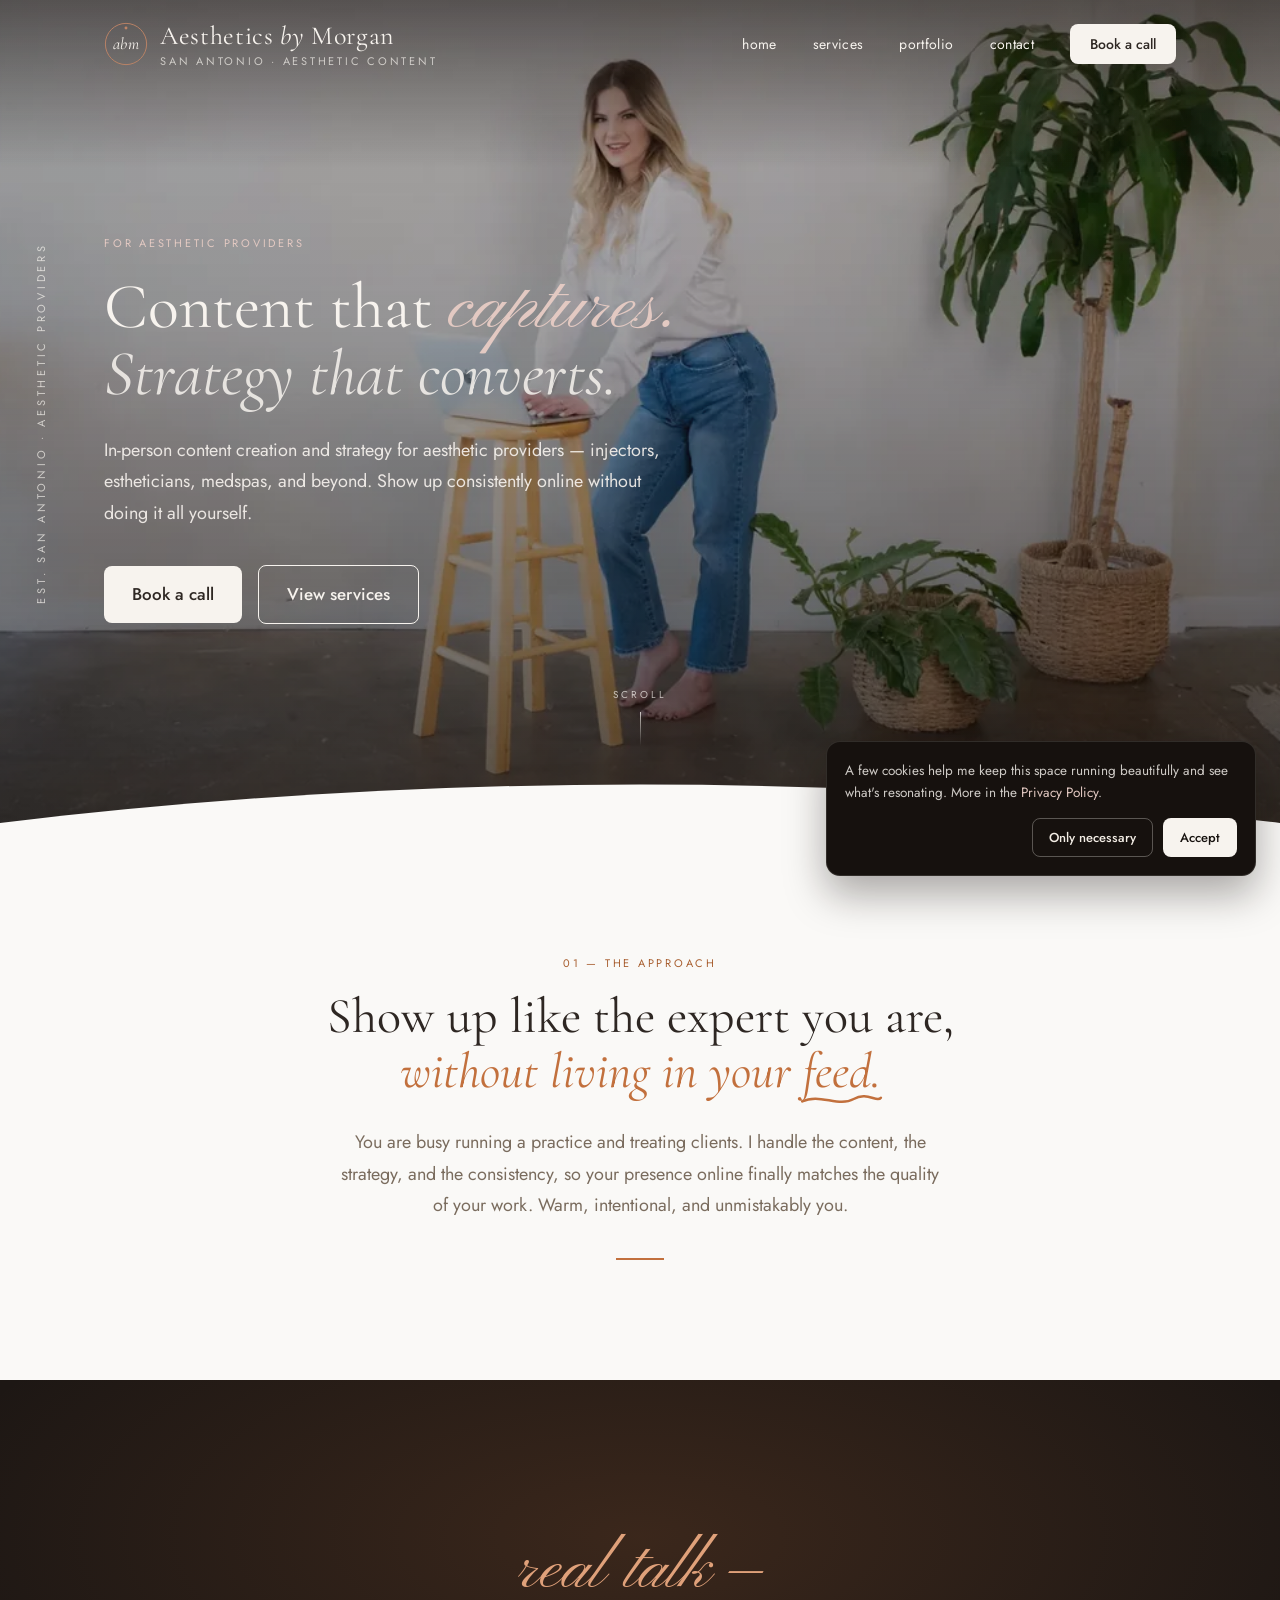
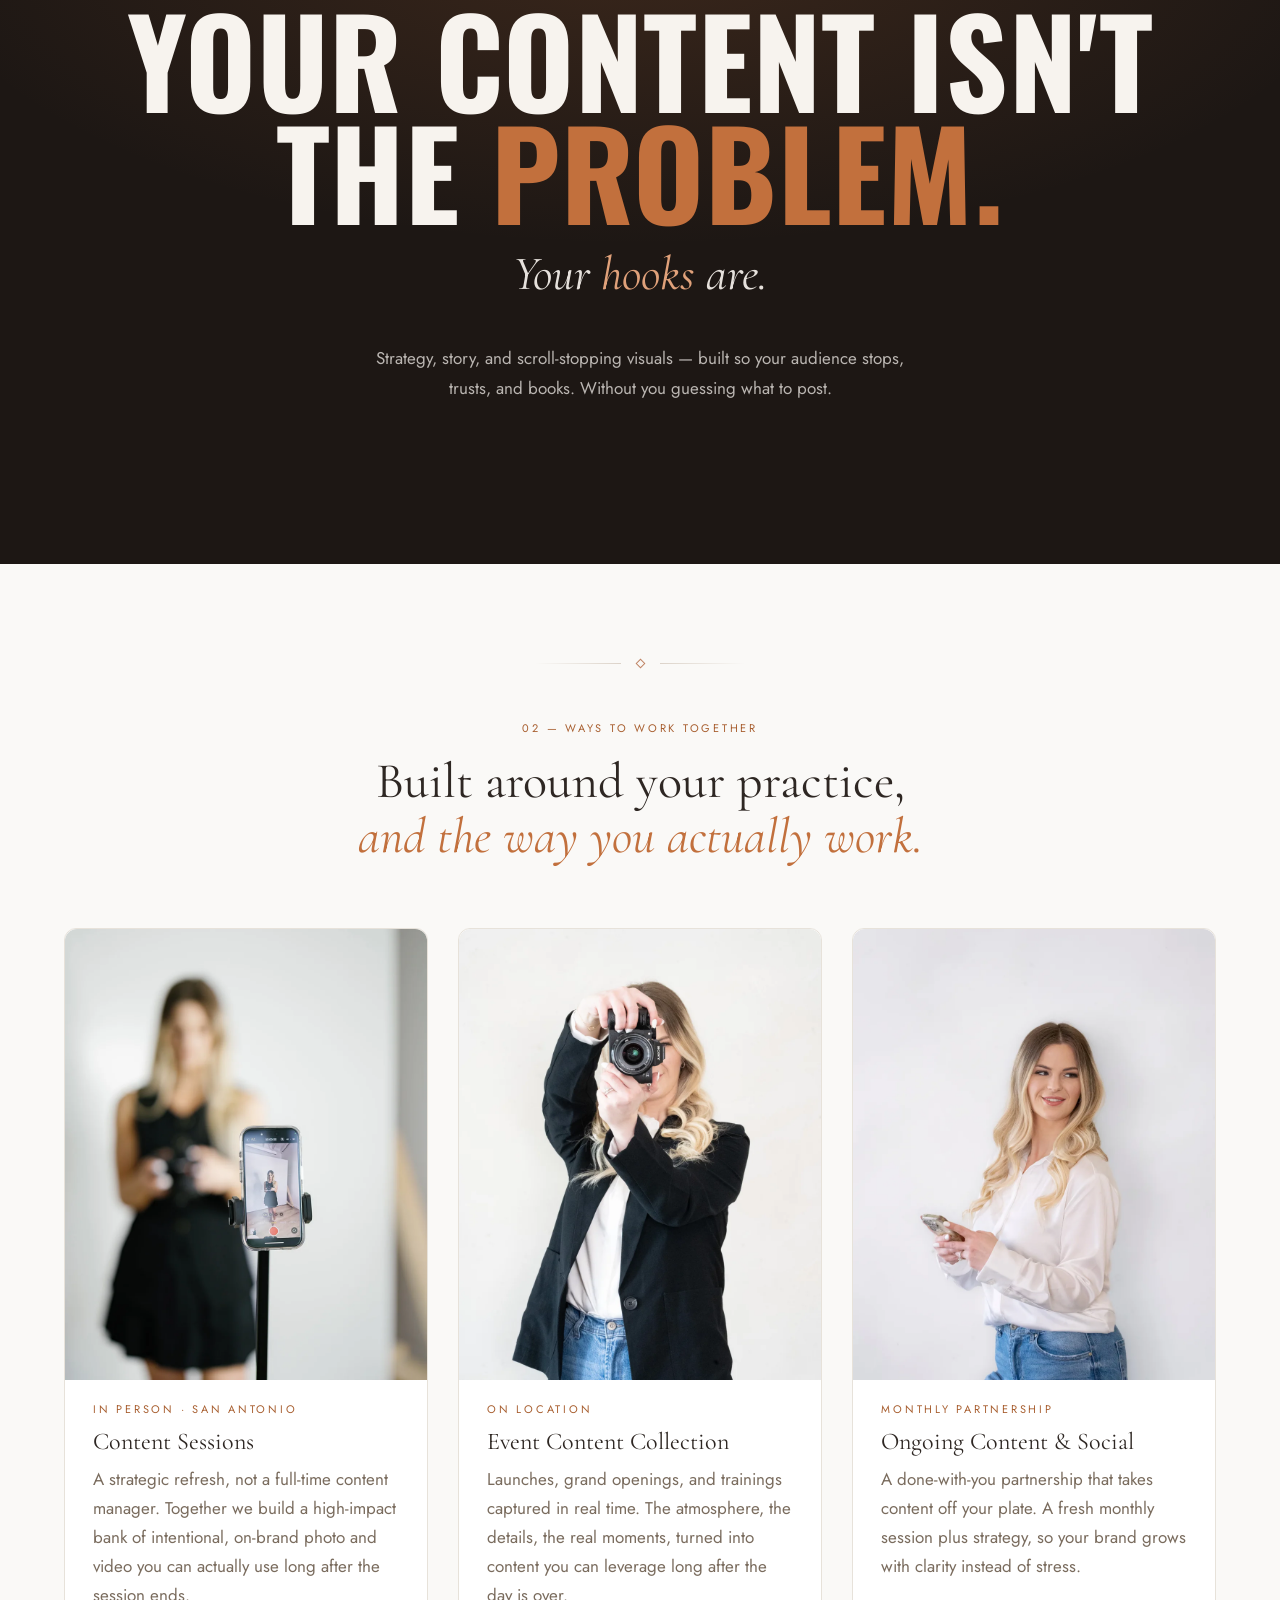
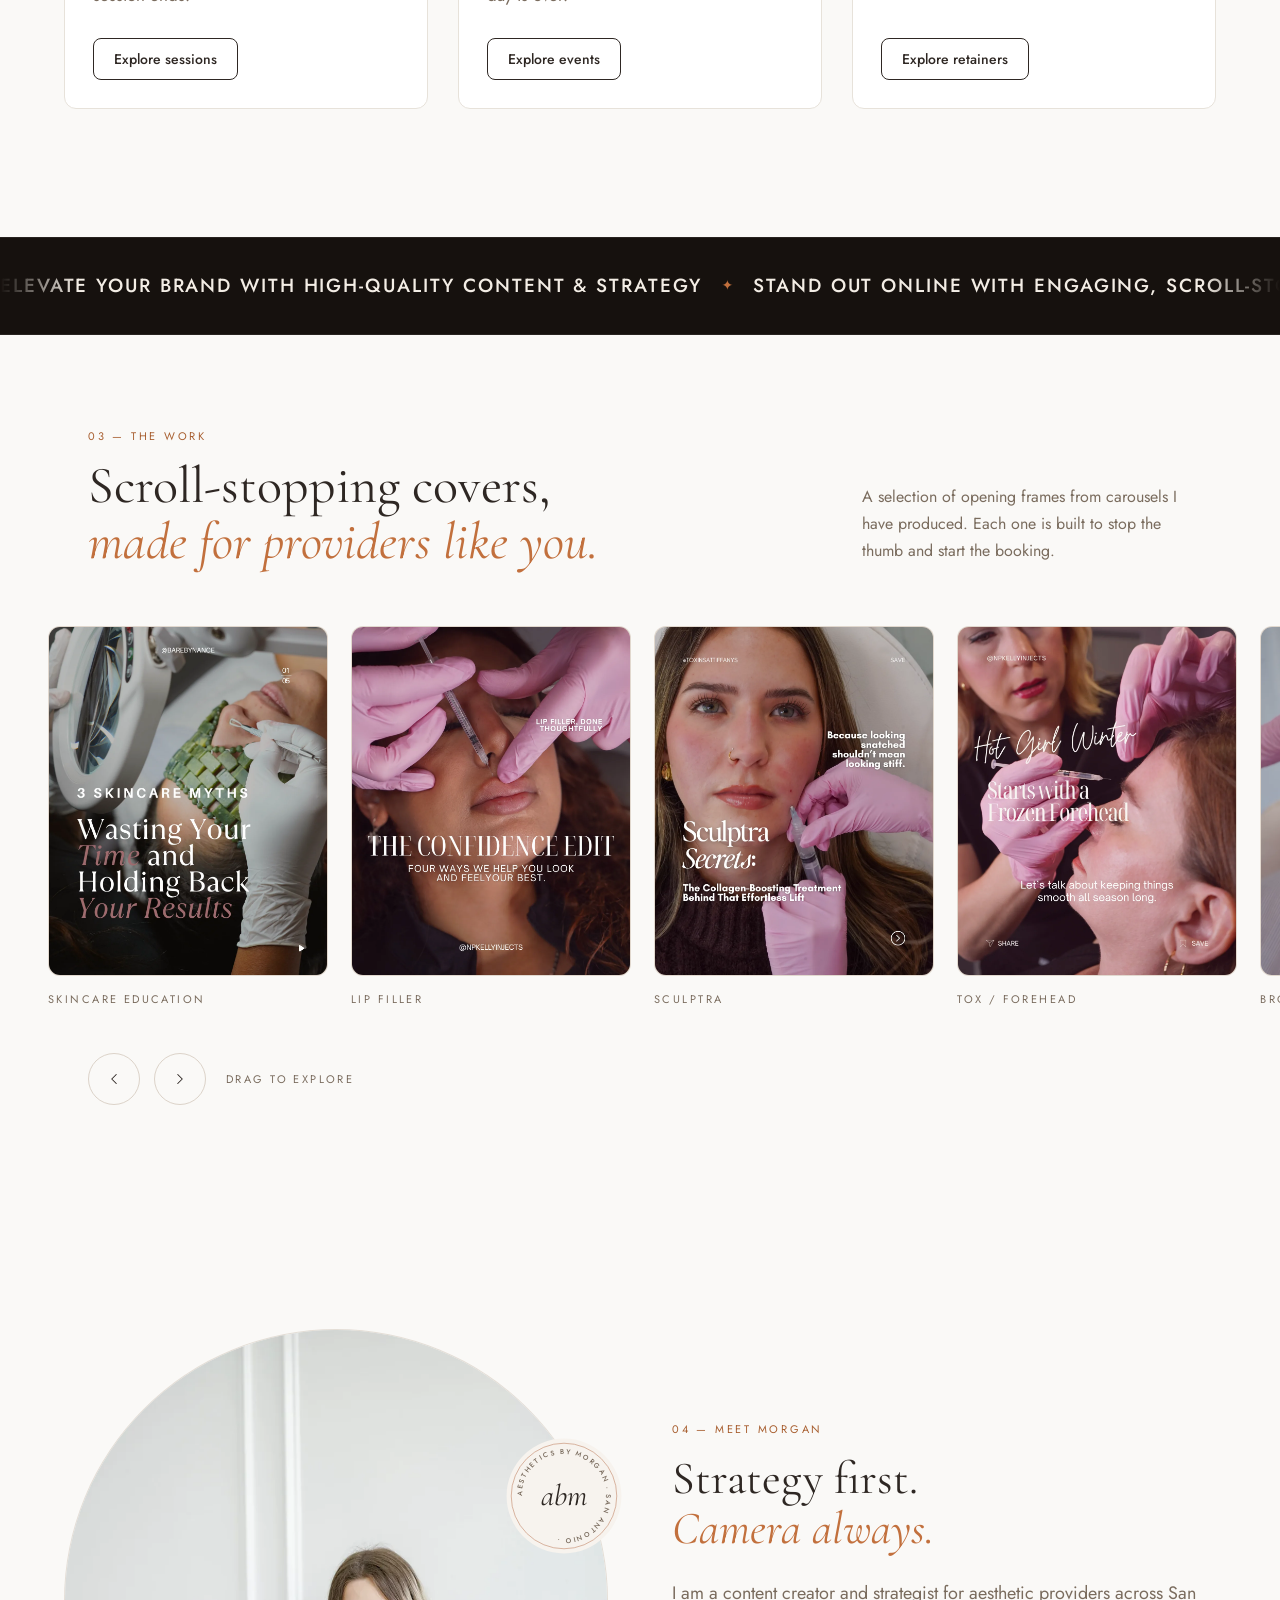
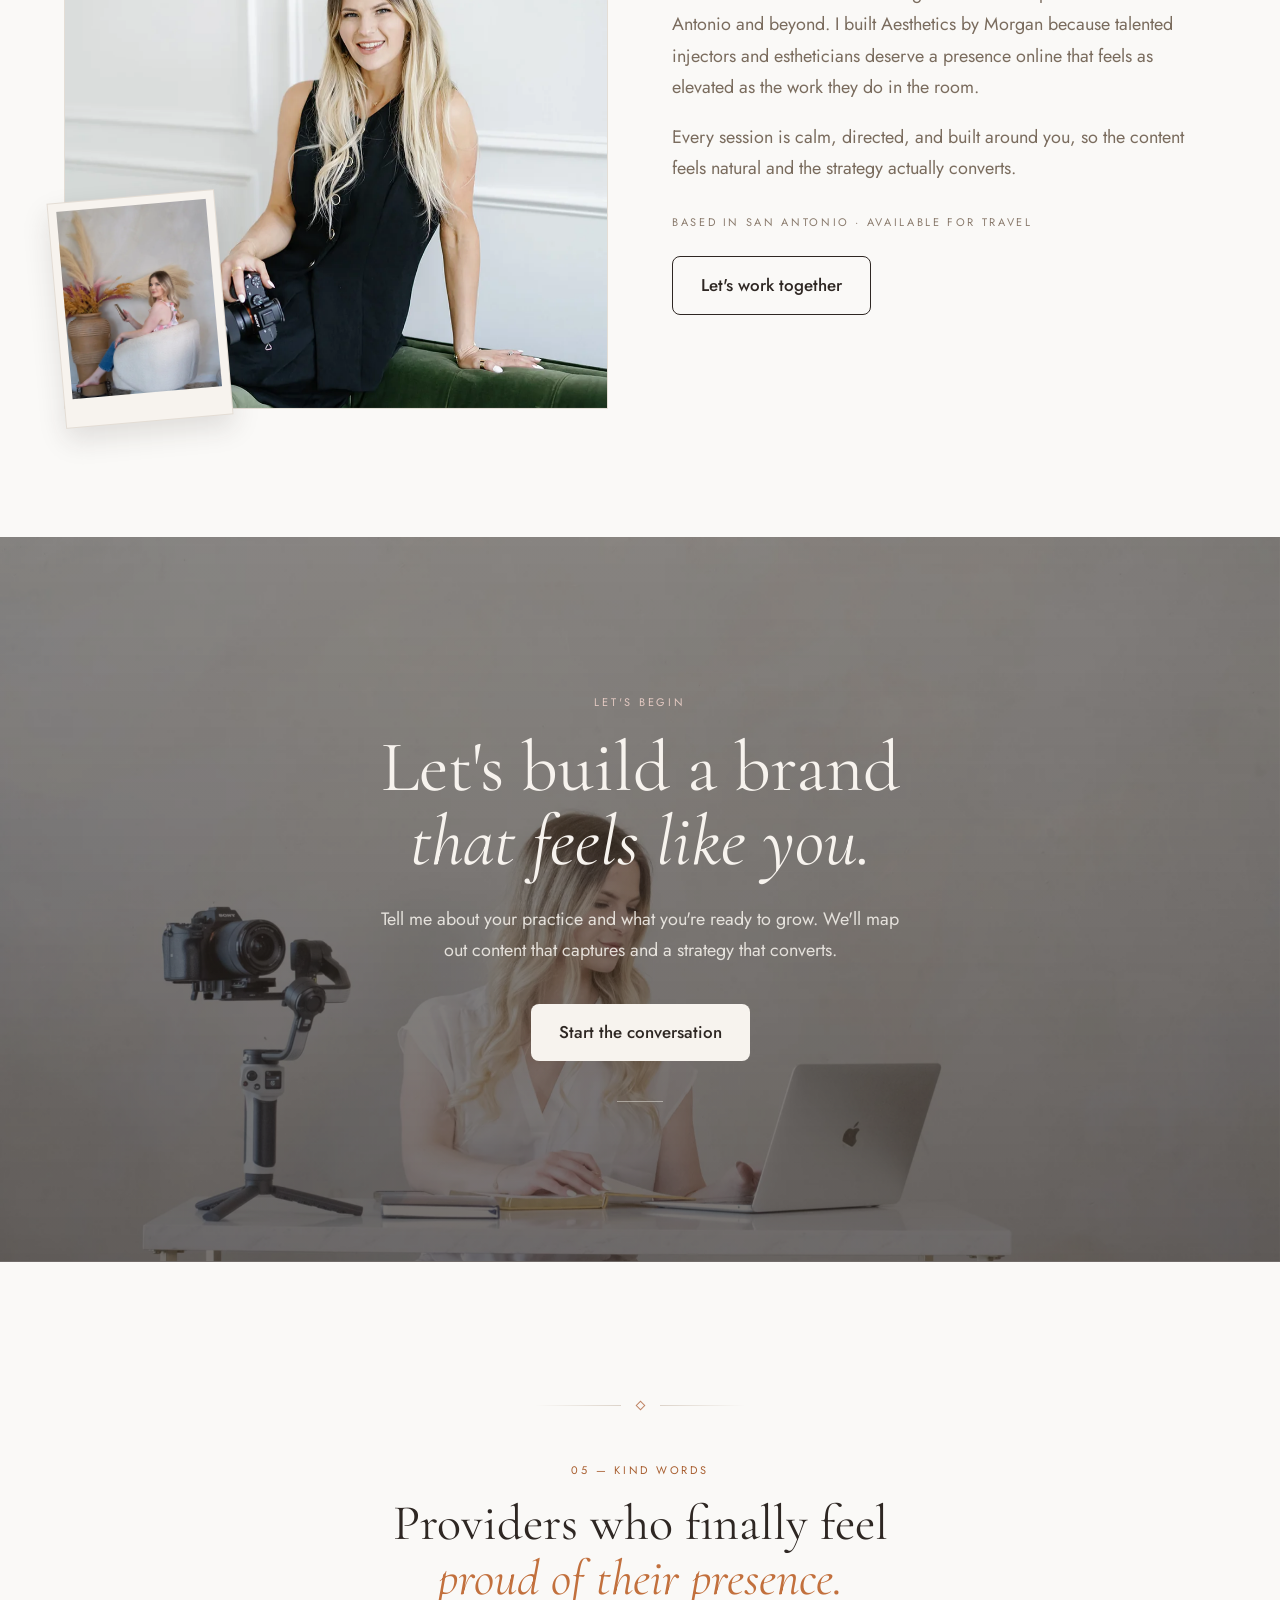
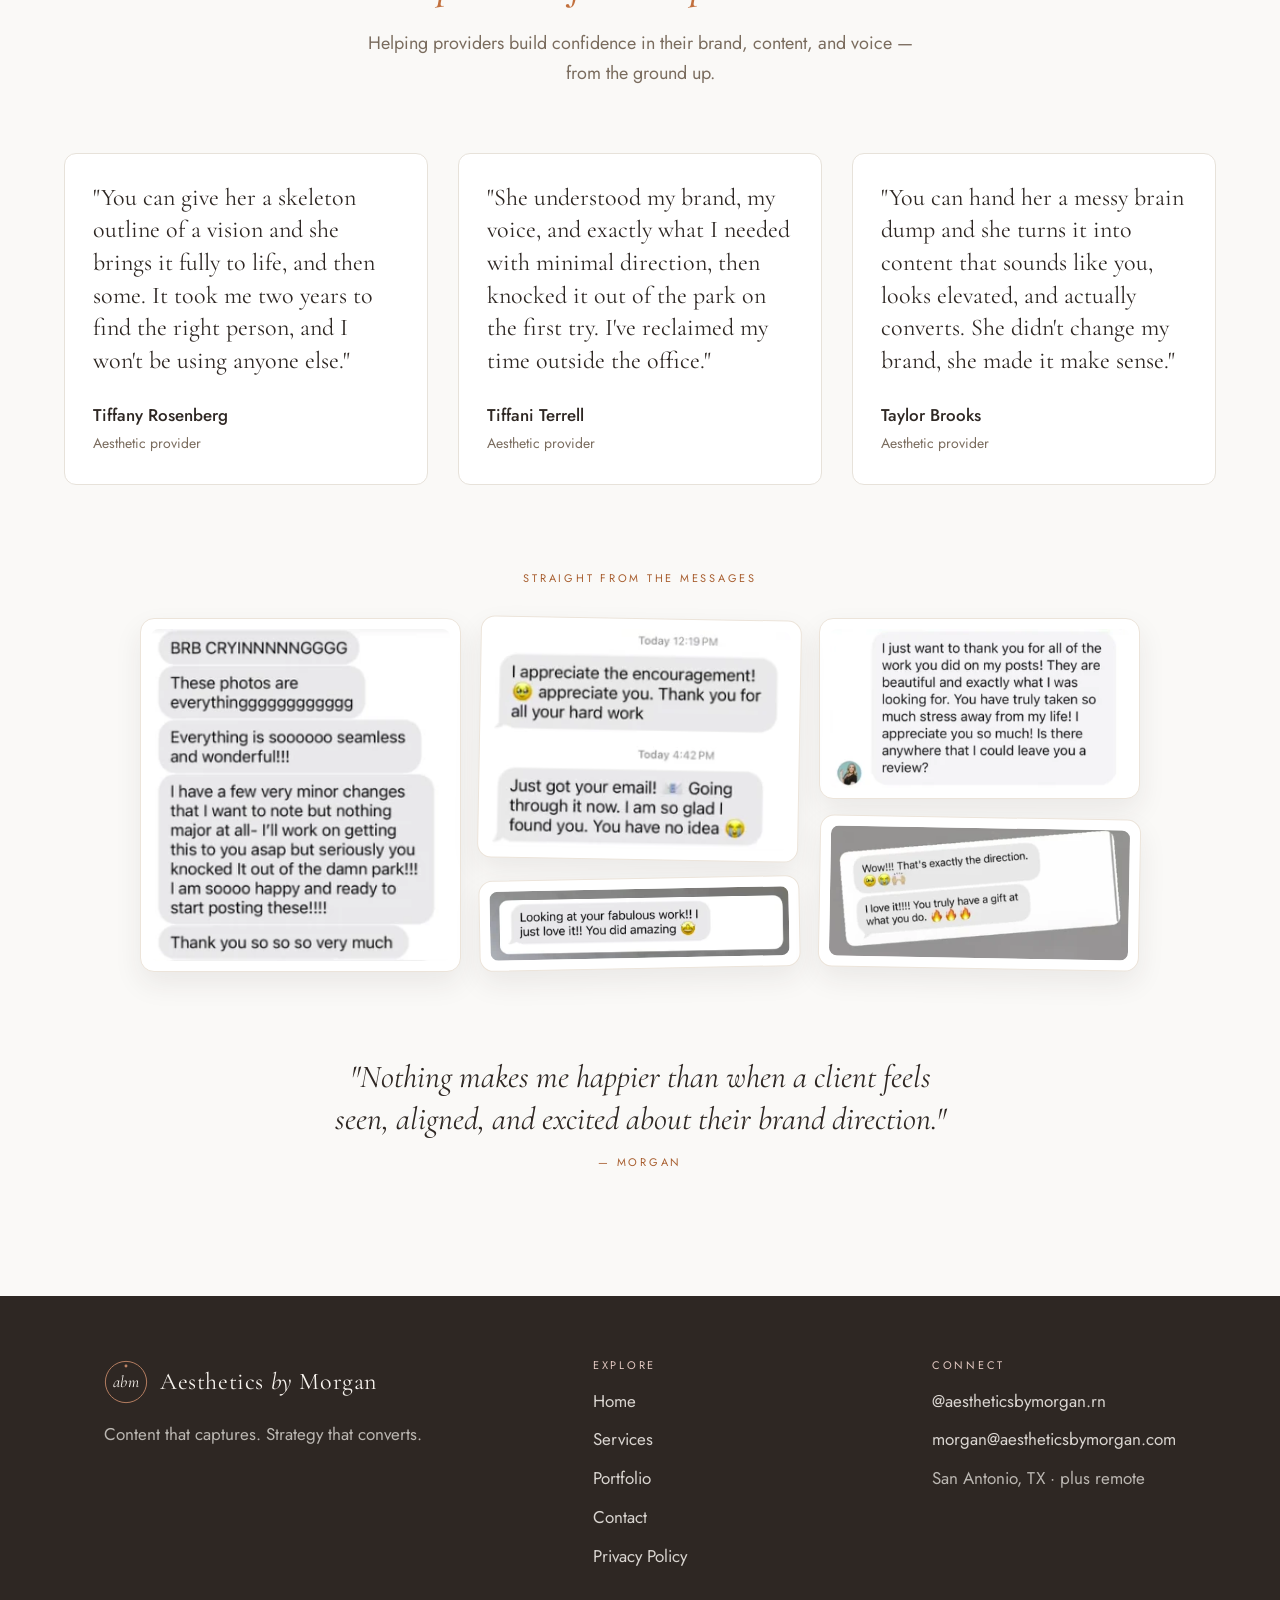
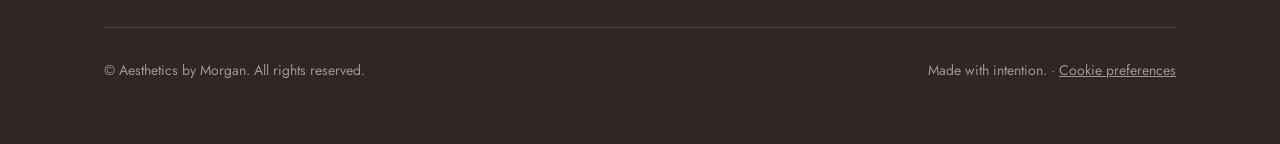
<file: index.html>
<!DOCTYPE html>
<html lang="en">
<head>
  <script>
    // Google Consent Mode v2 — default everything to denied until the visitor accepts
    window.dataLayer = window.dataLayer || [];
    function gtag(){dataLayer.push(arguments);}
    gtag('consent','default',{'ad_storage':'denied','ad_user_data':'denied','ad_personalization':'denied','analytics_storage':'denied','functionality_storage':'granted','security_storage':'granted','wait_for_update':500});
    try{ if(localStorage.getItem('abmConsent')==='granted'){ gtag('consent','update',{'ad_storage':'granted','ad_user_data':'granted','ad_personalization':'granted','analytics_storage':'granted'}); } }catch(e){}
  </script>
  <script>try{if(sessionStorage.getItem("abmIntroSeen")){document.documentElement.classList.add("intro-seen");}}catch(e){}</script>
  <meta charset="utf-8">
  <meta name="viewport" content="width=device-width, initial-scale=1">
  <title>Aesthetics by Morgan · Content &amp; Strategy for Aesthetic Providers</title>
  <meta name="description" content="In-person content creation and strategy for aesthetic providers in San Antonio. Injectors, estheticians, and medspas — show up consistently without doing it all yourself.">
  <link rel="icon" href="favicon.svg" type="image/svg+xml">
  <link rel="icon" href="favicon-32x32.png" sizes="32x32" type="image/png">
  <link rel="icon" href="favicon-16x16.png" sizes="16x16" type="image/png">
  <link rel="apple-touch-icon" href="apple-touch-icon.png">
  <meta name="theme-color" content="#16110e">
  <link rel="canonical" href="https://aestheticsbymorgan.com/">
  <meta property="og:type" content="website">
  <meta property="og:site_name" content="Aesthetics by Morgan">
  <meta property="og:title" content="Aesthetics by Morgan - Content &amp; Strategy for Aesthetic Providers">
  <meta property="og:description" content="In-person content creation and strategy for aesthetic providers in San Antonio. Injectors, estheticians, and medspas — show up consistently without doing it all yourself.">
  <meta property="og:url" content="https://aestheticsbymorgan.com/">
  <meta property="og:image" content="https://aestheticsbymorgan.com/og-image.jpg">
  <meta property="og:image:width" content="1200">
  <meta property="og:image:height" content="630">
  <meta name="twitter:card" content="summary_large_image">
  <meta name="twitter:title" content="Aesthetics by Morgan - Content &amp; Strategy for Aesthetic Providers">
  <meta name="twitter:description" content="In-person content creation and strategy for aesthetic providers in San Antonio. Injectors, estheticians, and medspas — show up consistently without doing it all yourself.">
  <meta name="twitter:image" content="https://aestheticsbymorgan.com/og-image.jpg">
  <script type="application/ld+json">
  {"@context":"https://schema.org","@type":"ProfessionalService","name":"Aesthetics by Morgan","description":"In-person content creation and strategy for aesthetic providers — injectors, estheticians, and medspas — in San Antonio.","url":"https://aestheticsbymorgan.com","image":"https://aestheticsbymorgan.com/og-image.jpg","logo":"https://aestheticsbymorgan.com/apple-touch-icon.png","email":"morgan@aestheticsbymorgan.com","areaServed":[{"@type":"City","name":"San Antonio"},{"@type":"State","name":"Texas"}],"address":{"@type":"PostalAddress","addressLocality":"San Antonio","addressRegion":"TX","addressCountry":"US"},"sameAs":["https://instagram.com/aestheticsbymorgan.rn"],"priceRange":"$$"}
  </script>

  <link rel="preconnect" href="https://fonts.googleapis.com">
  <link rel="preconnect" href="https://fonts.gstatic.com" crossorigin>
  <link rel="preload" as="image" href="images/portrait-3.webp" imagesrcset="images/portrait-3-1280.webp 1280w, images/portrait-3.webp 2000w" imagesizes="100vw" fetchpriority="high">
  <link rel="preload" as="style" href="https://fonts.googleapis.com/css2?family=Cormorant+Garamond:ital,wght@0,400;0,500;1,400&family=Jost:wght@300;400;500&family=Oswald:wght@500;600;700&family=Pinyon+Script&display=swap" onload="this.onload=null;this.rel='stylesheet'">
  <noscript><link rel="stylesheet" href="https://fonts.googleapis.com/css2?family=Cormorant+Garamond:ital,wght@0,400;0,500;1,400&family=Jost:wght@300;400;500&family=Oswald:wght@500;600;700&family=Pinyon+Script&display=swap"></noscript>
  <style>
:root{--abm-ivory: #f7f3ee;--abm-linen: #efe6dc;--abm-greige: #dcd3c9;--abm-blush: #e3c9c2;--abm-clay: #c08566;--abm-clay-dark: #a9714f;--abm-espresso: #2e2723;--abm-taupe: #8a7b6d;--abm-taupe-ink: #7a6c5e;--abm-font-display: "Cormorant Garamond", Georgia, serif;--abm-font-body: "Jost", system-ui, sans-serif}*,:before,:after{--tw-border-spacing-x: 0;--tw-border-spacing-y: 0;--tw-translate-x: 0;--tw-translate-y: 0;--tw-rotate: 0;--tw-skew-x: 0;--tw-skew-y: 0;--tw-scale-x: 1;--tw-scale-y: 1;--tw-pan-x: ;--tw-pan-y: ;--tw-pinch-zoom: ;--tw-scroll-snap-strictness: proximity;--tw-gradient-from-position: ;--tw-gradient-via-position: ;--tw-gradient-to-position: ;--tw-ordinal: ;--tw-slashed-zero: ;--tw-numeric-figure: ;--tw-numeric-spacing: ;--tw-numeric-fraction: ;--tw-ring-inset: ;--tw-ring-offset-width: 0px;--tw-ring-offset-color: #fff;--tw-ring-color: rgb(59 130 246 / .5);--tw-ring-offset-shadow: 0 0 #0000;--tw-ring-shadow: 0 0 #0000;--tw-shadow: 0 0 #0000;--tw-shadow-colored: 0 0 #0000;--tw-blur: ;--tw-brightness: ;--tw-contrast: ;--tw-grayscale: ;--tw-hue-rotate: ;--tw-invert: ;--tw-saturate: ;--tw-sepia: ;--tw-drop-shadow: ;--tw-backdrop-blur: ;--tw-backdrop-brightness: ;--tw-backdrop-contrast: ;--tw-backdrop-grayscale: ;--tw-backdrop-hue-rotate: ;--tw-backdrop-invert: ;--tw-backdrop-opacity: ;--tw-backdrop-saturate: ;--tw-backdrop-sepia: ;--tw-contain-size: ;--tw-contain-layout: ;--tw-contain-paint: ;--tw-contain-style: }::backdrop{--tw-border-spacing-x: 0;--tw-border-spacing-y: 0;--tw-translate-x: 0;--tw-translate-y: 0;--tw-rotate: 0;--tw-skew-x: 0;--tw-skew-y: 0;--tw-scale-x: 1;--tw-scale-y: 1;--tw-pan-x: ;--tw-pan-y: ;--tw-pinch-zoom: ;--tw-scroll-snap-strictness: proximity;--tw-gradient-from-position: ;--tw-gradient-via-position: ;--tw-gradient-to-position: ;--tw-ordinal: ;--tw-slashed-zero: ;--tw-numeric-figure: ;--tw-numeric-spacing: ;--tw-numeric-fraction: ;--tw-ring-inset: ;--tw-ring-offset-width: 0px;--tw-ring-offset-color: #fff;--tw-ring-color: rgb(59 130 246 / .5);--tw-ring-offset-shadow: 0 0 #0000;--tw-ring-shadow: 0 0 #0000;--tw-shadow: 0 0 #0000;--tw-shadow-colored: 0 0 #0000;--tw-blur: ;--tw-brightness: ;--tw-contrast: ;--tw-grayscale: ;--tw-hue-rotate: ;--tw-invert: ;--tw-saturate: ;--tw-sepia: ;--tw-drop-shadow: ;--tw-backdrop-blur: ;--tw-backdrop-brightness: ;--tw-backdrop-contrast: ;--tw-backdrop-grayscale: ;--tw-backdrop-hue-rotate: ;--tw-backdrop-invert: ;--tw-backdrop-opacity: ;--tw-backdrop-saturate: ;--tw-backdrop-sepia: ;--tw-contain-size: ;--tw-contain-layout: ;--tw-contain-paint: ;--tw-contain-style: }*,:before,:after{box-sizing:border-box;border-width:0;border-style:solid;border-color:#e5e7eb}:before,:after{--tw-content: ""}html,:host{line-height:1.5;-webkit-text-size-adjust:100%;-moz-tab-size:4;-o-tab-size:4;tab-size:4;font-family:ui-sans-serif,system-ui,sans-serif,"Apple Color Emoji","Segoe UI Emoji",Segoe UI Symbol,"Noto Color Emoji";font-feature-settings:normal;font-variation-settings:normal;-webkit-tap-highlight-color:transparent}body{margin:0;line-height:inherit}hr{height:0;color:inherit;border-top-width:1px}abbr:where([title]){-webkit-text-decoration:underline dotted;text-decoration:underline dotted}h1,h2,h3,h4,h5,h6{font-size:inherit;font-weight:inherit}a{color:inherit;text-decoration:inherit}b,strong{font-weight:bolder}code,kbd,samp,pre{font-family:ui-monospace,SFMono-Regular,Menlo,Monaco,Consolas,Liberation Mono,Courier New,monospace;font-feature-settings:normal;font-variation-settings:normal;font-size:1em}small{font-size:80%}sub,sup{font-size:75%;line-height:0;position:relative;vertical-align:baseline}sub{bottom:-.25em}sup{top:-.5em}table{text-indent:0;border-color:inherit;border-collapse:collapse}button,input,optgroup,select,textarea{font-family:inherit;font-feature-settings:inherit;font-variation-settings:inherit;font-size:100%;font-weight:inherit;line-height:inherit;letter-spacing:inherit;color:inherit;margin:0;padding:0}button,select{text-transform:none}button,input:where([type=button]),input:where([type=reset]),input:where([type=submit]){-webkit-appearance:button;background-color:transparent;background-image:none}:-moz-focusring{outline:auto}:-moz-ui-invalid{box-shadow:none}progress{vertical-align:baseline}::-webkit-inner-spin-button,::-webkit-outer-spin-button{height:auto}[type=search]{-webkit-appearance:textfield;outline-offset:-2px}::-webkit-search-decoration{-webkit-appearance:none}::-webkit-file-upload-button{-webkit-appearance:button;font:inherit}summary{display:list-item}blockquote,dl,dd,h1,h2,h3,h4,h5,h6,hr,figure,p,pre{margin:0}fieldset{margin:0;padding:0}legend{padding:0}ol,ul,menu{list-style:none;margin:0;padding:0}dialog{padding:0}textarea{resize:vertical}input::-moz-placeholder,textarea::-moz-placeholder{opacity:1;color:#9ca3af}input::placeholder,textarea::placeholder{opacity:1;color:#9ca3af}button,[role=button]{cursor:pointer}:disabled{cursor:default}img,svg,video,canvas,audio,iframe,embed,object{display:block;vertical-align:middle}img,video{max-width:100%;height:auto}[hidden]:where(:not([hidden=until-found])){display:none}.abm-root{font-family:Jost,system-ui,sans-serif;font-size:1.0625rem;line-height:1.7;--tw-text-opacity: 1;color:rgb(46 39 35 / var(--tw-text-opacity, 1))}.abm-root :where(h1,h2,h3,h4){font-family:Cormorant Garamond,Georgia,serif;--tw-text-opacity: 1;color:rgb(46 39 35 / var(--tw-text-opacity, 1))}.abm-eyebrow{font-family:Jost,system-ui,sans-serif;font-size:.6875rem;line-height:1;text-transform:uppercase;letter-spacing:.25em;--tw-text-opacity: 1;color:rgb(138 123 109 / var(--tw-text-opacity, 1))}.abm-lockup-roman{font-family:Cormorant Garamond,Georgia,serif;font-weight:400;--tw-text-opacity: 1;color:rgb(46 39 35 / var(--tw-text-opacity, 1))}.abm-lockup-italic{font-family:Cormorant Garamond,Georgia,serif;font-style:italic;--tw-text-opacity: 1;color:rgb(192 133 102 / var(--tw-text-opacity, 1))}.abm-btn-primary{display:inline-flex;cursor:pointer;align-items:center;justify-content:center;border-radius:.5rem;padding:.875rem 1.75rem;font-family:Jost,system-ui,sans-serif;font-weight:500;text-decoration-line:none;transition-property:color,background-color,border-color,text-decoration-color,fill,stroke;transition-timing-function:cubic-bezier(.4,0,.2,1);transition-duration:.2s}.abm-btn-primary:active{transform:translateY(1px)}.abm-btn-primary{--tw-bg-opacity: 1;background-color:rgb(192 133 102 / var(--tw-bg-opacity, 1));--tw-text-opacity: 1;color:rgb(247 243 238 / var(--tw-text-opacity, 1))}.abm-btn-primary:hover{--tw-bg-opacity: 1;background-color:rgb(169 113 79 / var(--tw-bg-opacity, 1))}.abm-btn-secondary{display:inline-flex;cursor:pointer;align-items:center;justify-content:center;border-radius:.5rem;padding:.875rem 1.75rem;font-family:Jost,system-ui,sans-serif;font-weight:500;text-decoration-line:none;transition-property:color,background-color,border-color,text-decoration-color,fill,stroke;transition-timing-function:cubic-bezier(.4,0,.2,1);transition-duration:.2s}.abm-btn-secondary:active{transform:translateY(1px)}.abm-btn-secondary{border-width:1px;--tw-border-opacity: 1;border-color:rgb(46 39 35 / var(--tw-border-opacity, 1));background-color:transparent;--tw-text-opacity: 1;color:rgb(46 39 35 / var(--tw-text-opacity, 1))}.abm-btn-secondary:hover{--tw-bg-opacity: 1;background-color:rgb(46 39 35 / var(--tw-bg-opacity, 1));--tw-text-opacity: 1;color:rgb(247 243 238 / var(--tw-text-opacity, 1))}.abm-card{border-radius:.75rem;border-width:1px;border-color:#dcd3c9b3;--tw-bg-opacity: 1;background-color:rgb(239 230 220 / var(--tw-bg-opacity, 1));padding:1.75rem}.abm-card-ivory{border-radius:.75rem;border-width:1px;border-color:#dcd3c9b3;background-color:rgb(239 230 220 / var(--tw-bg-opacity, 1));padding:1.75rem;--tw-bg-opacity: 1;background-color:rgb(247 243 238 / var(--tw-bg-opacity, 1))}.abm-tag{display:inline-flex;align-items:center;border-radius:9999px;--tw-bg-opacity: 1;background-color:rgb(227 201 194 / var(--tw-bg-opacity, 1));padding:.25rem .75rem;font-family:Jost,system-ui,sans-serif;font-size:.875rem;line-height:1.25rem;--tw-text-opacity: 1;color:rgb(46 39 35 / var(--tw-text-opacity, 1))}.abm-tag-linen{display:inline-flex;align-items:center;border-radius:9999px;background-color:rgb(227 201 194 / var(--tw-bg-opacity, 1));padding:.25rem .75rem;font-family:Jost,system-ui,sans-serif;font-size:.875rem;line-height:1.25rem;--tw-text-opacity: 1;color:rgb(46 39 35 / var(--tw-text-opacity, 1));--tw-bg-opacity: 1;background-color:rgb(239 230 220 / var(--tw-bg-opacity, 1))}.abm-root :where(a,button,input,textarea,select,[tabindex]):focus-visible{border-radius:.125rem;outline:2px solid transparent;outline-offset:2px;--tw-ring-offset-shadow: var(--tw-ring-inset) 0 0 0 var(--tw-ring-offset-width) var(--tw-ring-offset-color);--tw-ring-shadow: var(--tw-ring-inset) 0 0 0 calc(2px + var(--tw-ring-offset-width)) var(--tw-ring-color);box-shadow:var(--tw-ring-offset-shadow),var(--tw-ring-shadow),var(--tw-shadow, 0 0 #0000);--tw-ring-opacity: 1;--tw-ring-color: rgb(192 133 102 / var(--tw-ring-opacity, 1));--tw-ring-offset-width: 2px;--tw-ring-offset-color: #F7F3EE}.visible{visibility:visible}.absolute{position:absolute}.relative{position:relative}.inset-0{top:0;right:0;bottom:0;left:0}.z-10{z-index:10}.-mx-7{margin-left:-1.75rem;margin-right:-1.75rem}.mx-auto{margin-left:auto;margin-right:auto}.-mr-2{margin-right:-.5rem}.-mt-7{margin-top:-1.75rem}.mb-2{margin-bottom:.5rem}.mb-3{margin-bottom:.75rem}.mb-4{margin-bottom:1rem}.mb-5{margin-bottom:1.25rem}.mb-6{margin-bottom:1.5rem}.mt-1{margin-top:.25rem}.mt-14{margin-top:3.5rem}.mt-2{margin-top:.5rem}.mt-3{margin-top:.75rem}.mt-4{margin-top:1rem}.mt-6{margin-top:1.5rem}.mt-7{margin-top:1.75rem}.mt-9{margin-top:2.25rem}.block{display:block}.inline{display:inline}.flex{display:flex}.table{display:table}.grid{display:grid}.hidden{display:none}.aspect-\[4\/3\]{aspect-ratio:4/3}.aspect-\[4\/5\]{aspect-ratio:4/5}.aspect-\[9\/16\]{aspect-ratio:9/16}.aspect-square{aspect-ratio:1 / 1}.h-11{height:2.75rem}.h-full{height:100%}.w-11{width:2.75rem}.w-44{width:11rem}.w-full{width:100%}.max-w-6xl{max-width:72rem}.max-w-xl{max-width:36rem}.max-w-xs{max-width:20rem}.flex-none{flex:none}.grow{flex-grow:1}.flex-col{flex-direction:column}.flex-wrap{flex-wrap:wrap}.items-start{align-items:flex-start}.items-center{align-items:center}.justify-between{justify-content:space-between}.gap-10{gap:2.5rem}.gap-3{gap:.75rem}.gap-4{gap:1rem}.gap-9{gap:2.25rem}.space-y-2\.5>:not([hidden])~:not([hidden]){--tw-space-y-reverse: 0;margin-top:calc(.625rem * calc(1 - var(--tw-space-y-reverse)));margin-bottom:calc(.625rem * var(--tw-space-y-reverse))}.self-start{align-self:flex-start}.overflow-hidden{overflow:hidden}.rounded-card{border-radius:.75rem}.rounded-t-card{border-top-left-radius:.75rem;border-top-right-radius:.75rem}.border{border-width:1px}.border-b{border-bottom-width:1px}.border-t{border-top-width:1px}.\!border-ivory{--tw-border-opacity: 1 !important;border-color:rgb(247 243 238 / var(--tw-border-opacity, 1))!important}.border-greige\/70{border-color:#dcd3c9b3}.border-ivory\/15{border-color:#f7f3ee26}.bg-blush{--tw-bg-opacity: 1;background-color:rgb(227 201 194 / var(--tw-bg-opacity, 1))}.bg-espresso{--tw-bg-opacity: 1;background-color:rgb(46 39 35 / var(--tw-bg-opacity, 1))}.bg-espresso\/45{background-color:#2e272373}.bg-ivory{--tw-bg-opacity: 1;background-color:rgb(247 243 238 / var(--tw-bg-opacity, 1))}.bg-linen{--tw-bg-opacity: 1;background-color:rgb(239 230 220 / var(--tw-bg-opacity, 1))}.bg-gradient-to-br{background-image:linear-gradient(to bottom right,var(--tw-gradient-stops))}.from-greige{--tw-gradient-from: #DCD3C9 var(--tw-gradient-from-position);--tw-gradient-to: rgb(220 211 201 / 0) var(--tw-gradient-to-position);--tw-gradient-stops: var(--tw-gradient-from), var(--tw-gradient-to)}.via-linen{--tw-gradient-to: rgb(239 230 220 / 0) var(--tw-gradient-to-position);--tw-gradient-stops: var(--tw-gradient-from), #EFE6DC var(--tw-gradient-via-position), var(--tw-gradient-to)}.to-blush{--tw-gradient-to: #E3C9C2 var(--tw-gradient-to-position)}.object-cover{-o-object-fit:cover;object-fit:cover}.p-2{padding:.5rem}.\!px-5{padding-left:1.25rem!important;padding-right:1.25rem!important}.\!py-2\.5{padding-top:.625rem!important;padding-bottom:.625rem!important}.px-6{padding-left:1.5rem;padding-right:1.5rem}.py-1{padding-top:.25rem;padding-bottom:.25rem}.py-16{padding-top:4rem;padding-bottom:4rem}.py-20{padding-top:5rem;padding-bottom:5rem}.py-3{padding-top:.75rem;padding-bottom:.75rem}.py-4{padding-top:1rem;padding-bottom:1rem}.py-5{padding-top:1.25rem;padding-bottom:1.25rem}.pb-24{padding-bottom:6rem}.pt-28{padding-top:7rem}.pt-8{padding-top:2rem}.text-center{text-align:center}.font-body{font-family:Jost,system-ui,sans-serif}.font-display{font-family:Cormorant Garamond,Georgia,serif}.text-2xl{font-size:1.5rem;line-height:2rem}.text-5xl{font-size:3rem;line-height:1}.text-h2{font-size:2.25rem;line-height:1.15}.text-h3{font-size:1.5rem;line-height:1.25}.text-sm{font-size:.875rem;line-height:1.25rem}.text-xl{font-size:1.25rem;line-height:1.75rem}.font-medium{font-weight:500}.font-normal{font-weight:400}.uppercase{text-transform:uppercase}.italic{font-style:italic}.leading-\[1\.02\]{line-height:1.02}.leading-\[1\.05\]{line-height:1.05}.leading-none{line-height:1}.leading-snug{line-height:1.375}.leading-tight{line-height:1.25}.tracking-wide{letter-spacing:.025em}.\!text-ivory{--tw-text-opacity: 1 !important;color:rgb(247 243 238 / var(--tw-text-opacity, 1))!important}.text-blush{--tw-text-opacity: 1;color:rgb(227 201 194 / var(--tw-text-opacity, 1))}.text-espresso{--tw-text-opacity: 1;color:rgb(46 39 35 / var(--tw-text-opacity, 1))}.text-espresso\/70{color:#2e2723b3}.text-ivory{--tw-text-opacity: 1;color:rgb(247 243 238 / var(--tw-text-opacity, 1))}.text-ivory\/55{color:#f7f3ee8c}.text-ivory\/70{color:#f7f3eeb3}.text-ivory\/85{color:#f7f3eed9}.text-ivory\/90{color:#f7f3eee6}.text-taupe-ink{--tw-text-opacity: 1;color:rgb(122 108 94 / var(--tw-text-opacity, 1))}.no-underline{text-decoration-line:none}.shadow{--tw-shadow: 0 1px 3px 0 rgb(0 0 0 / .1), 0 1px 2px -1px rgb(0 0 0 / .1);--tw-shadow-colored: 0 1px 3px 0 var(--tw-shadow-color), 0 1px 2px -1px var(--tw-shadow-color);box-shadow:var(--tw-ring-offset-shadow, 0 0 #0000),var(--tw-ring-shadow, 0 0 #0000),var(--tw-shadow)}.outline{outline-style:solid}.ring{--tw-ring-offset-shadow: var(--tw-ring-inset) 0 0 0 var(--tw-ring-offset-width) var(--tw-ring-offset-color);--tw-ring-shadow: var(--tw-ring-inset) 0 0 0 calc(3px + var(--tw-ring-offset-width)) var(--tw-ring-color);box-shadow:var(--tw-ring-offset-shadow),var(--tw-ring-shadow),var(--tw-shadow, 0 0 #0000)}.filter{filter:var(--tw-blur) var(--tw-brightness) var(--tw-contrast) var(--tw-grayscale) var(--tw-hue-rotate) var(--tw-invert) var(--tw-saturate) var(--tw-sepia) var(--tw-drop-shadow)}.transition-colors{transition-property:color,background-color,border-color,text-decoration-color,fill,stroke;transition-timing-function:cubic-bezier(.4,0,.2,1);transition-duration:.15s}.abm-lift{transition:transform .3s ease,border-color .3s ease}@media (prefers-reduced-motion: no-preference){.abm-lift:hover{transform:translateY(-4px);border-color:#c0856673}}@media (prefers-reduced-motion: reduce){.abm-lift:hover{border-color:#c0856673}}.abm-acc>summary{list-style:none;cursor:pointer}.abm-acc>summary::-webkit-details-marker{display:none}.abm-acc .abm-acc-icon{transition:transform .25s ease;color:var(--abm-clay)}.abm-acc[open] .abm-acc-icon{transform:rotate(45deg)}.abm-acc[open]>summary .abm-acc-title{color:var(--abm-clay)}.abm-accordion>.abm-acc:last-child{border-bottom:1px solid rgb(220 211 201 / .7)}.abm-media{transition:transform .6s ease}@media (prefers-reduced-motion: no-preference){.abm-media-frame:hover .abm-media{transform:scale(1.04)}}.abm-marquee{overflow:hidden;-webkit-mask-image:linear-gradient(to right,transparent,#000 6%,#000 94%,transparent);mask-image:linear-gradient(to right,transparent,#000 6%,#000 94%,transparent)}.abm-marquee-track{display:flex;gap:1.25rem;width:-moz-max-content;width:max-content;animation:abm-marquee 45s linear infinite}.abm-marquee:hover .abm-marquee-track,.abm-marquee:focus-within .abm-marquee-track{animation-play-state:paused}@keyframes abm-marquee{0%{transform:translate(0)}to{transform:translate(-50%)}}@media (prefers-reduced-motion: reduce){.abm-marquee{overflow-x:auto;-webkit-mask-image:none;mask-image:none}.abm-marquee-track{animation:none}}.hover\:\!bg-ivory:hover{--tw-bg-opacity: 1 !important;background-color:rgb(247 243 238 / var(--tw-bg-opacity, 1))!important}.hover\:\!text-espresso:hover{--tw-text-opacity: 1 !important;color:rgb(46 39 35 / var(--tw-text-opacity, 1))!important}.hover\:text-clay:hover{--tw-text-opacity: 1;color:rgb(192 133 102 / var(--tw-text-opacity, 1))}@media (min-width: 640px){.sm\:w-52{width:13rem}.sm\:flex-row{flex-direction:row}.sm\:items-center{align-items:center}.sm\:text-6xl{font-size:3.75rem;line-height:1}}@media (min-width: 768px){.md\:flex{display:flex}.md\:hidden{display:none}.md\:grid-cols-3{grid-template-columns:repeat(3,minmax(0,1fr))}.md\:justify-self-end{justify-self:end}.md\:justify-self-center{justify-self:center}.md\:px-10{padding-left:2.5rem;padding-right:2.5rem}.md\:py-24{padding-top:6rem;padding-bottom:6rem}.md\:text-5xl{font-size:3rem;line-height:1}.md\:text-\[1\.625rem\]{font-size:1.625rem}.md\:text-h2{font-size:2.25rem;line-height:1.15}.md\:text-hero{font-size:4rem;line-height:1.05}}
  </style>
  <style>
    html { scroll-behavior: smooth; }
    body { margin: 0; }
    :root { --abm-rust: #c2703d; }

    /* Expressive type — drawn from Morgan's content */
    .font-script { font-family: 'Pinyon Script', cursive; font-weight: 400; line-height: .9; }
    .font-impact { font-family: 'Oswald', system-ui, sans-serif; font-weight: 700; text-transform: uppercase; letter-spacing: .005em; }
    .mq { font-family:'Jost',system-ui,sans-serif; font-weight:500; text-transform:uppercase; letter-spacing:.1em; font-size:clamp(13px,1.55vw,19px); color:#f3ede5; white-space:nowrap; }
    .mq-sep { color:#c2703d; font-size:clamp(10px,1.1vw,14px); }
    .abm-marquee-track { animation-duration: 20s !important; }   /* faster (was 45s) */


    /* Navbar */
    #abm-nav { position: fixed; top: 0; left: 0; right: 0; z-index: 50; transition: background-color .25s ease, border-color .25s ease; }
    #abm-nav.nav-transparent { background: transparent; border-bottom: 1px solid transparent; }
    #abm-nav.nav-transparent .nav-link { color: #f7f3ee; }
    #abm-nav.nav-transparent .nav-subtitle { color: rgba(247,243,238,.7); }
    #abm-nav.nav-solid { background: #f7f3ee; border-bottom: 1px solid rgba(220,211,201,.7); }
    #abm-nav.nav-solid .nav-link { color: #2e2723; }
    #abm-nav.nav-solid .nav-subtitle { color: #8a7b6d; }
    .abm-btn-primary, .abm-btn-secondary { white-space: nowrap; }

    /* Parallax */
    #hero-bg-wrap { position: absolute; inset: 0; overflow: hidden; }
    #hero-bg { position: absolute; inset: -15% 0; width: 100%; height: 130%; object-fit: cover; will-change: transform; }

    /* Ken-Burns slow drift on feature portraits */
    @keyframes abmKen { 0%{transform:scale(1.03) translate(0,0)} 50%{transform:scale(1.12) translate(-1.6%,-1.2%)} 100%{transform:scale(1.03) translate(0,0)} }
    .abm-ken { animation: abmKen 28s ease-in-out infinite; will-change: transform; }
    @media (prefers-reduced-motion: reduce){ .abm-ken { animation: none; } }

    /* Scroll reveal */
    .abm-reveal { opacity: 0; transform: translateY(28px); transition: opacity .7s ease, transform .7s ease; }
    .abm-reveal.in-view { opacity: 1; transform: none; }
    .abm-reveal[data-delay="1"] { transition-delay: .12s; }
    .abm-reveal[data-delay="2"] { transition-delay: .24s; }

    /* Ornament divider */
    .abm-ornament { display: flex; align-items: center; justify-content: center; gap: 16px; margin: 0 auto clamp(40px,5vw,56px); max-width: 210px; }
    .abm-ornament .line { height: 1px; flex: 1; }
    .abm-ornament .l1 { background: linear-gradient(90deg, transparent, #dcd3c9); }
    .abm-ornament .l2 { background: linear-gradient(90deg, #dcd3c9, transparent); }
    .abm-ornament .dot { width: 7px; height: 7px; transform: rotate(45deg); border: 1px solid #c08566; flex: none; }

    /* Seal spin */
    @keyframes abmSpin { to { transform: rotate(360deg); } }
    .abm-seal-spin { transform-origin: 50% 50%; animation: abmSpin 38s linear infinite; }

    /* Slider */
    .abm-slider { scrollbar-width: none; -ms-overflow-style: none; }
    .abm-slider::-webkit-scrollbar { display: none; }

    /* Mobile hero: center CTAs, hide scroll cue (it was overlapping) */
    @media (max-width: 640px) {
      .hero-cta { justify-content: center; }
      .abm-scroll-cue { display: none !important; }
    }

    /* Side label */
    .abm-hero-sidelabel { display: none; }
    @media (min-width: 1024px) { .abm-hero-sidelabel { display: block; } }

    /* Slider button hover */
    .slider-btn:hover { background: #c08566 !important; border-color: #c08566 !important; color: #f7f3ee !important; }

    /* Hero secondary button ivory override */
    .btn-ivory { border-color: #f7f3ee !important; color: #f7f3ee !important; }
    .btn-ivory:hover { background-color: #f7f3ee !important; color: #2e2723 !important; }

    @media (prefers-reduced-motion: reduce) {
      html { scroll-behavior: auto; }
      .abm-seal-spin { animation: none; }
      .abm-reveal { opacity: 1; transform: none; transition: none; }
      #hero-bg { inset: 0; height: 100%; }
    }

    /* Mixed bold theme */
    .abm-eyebrow{ color:#a85f30; }                /* AA 4.6:1 on bright */
    #top .abm-eyebrow{ color:#e3c9c2; }           /* hero photo */
    footer .abm-eyebrow{ color:#e3c9c2; }         /* dark footer */
    .abm-btn-primary{ background:#2e2723 !important; color:#f7f3ee !important; }   /* espresso */
    .abm-btn-primary:hover{ background:#16110e !important; }
    /* cream button on dark backgrounds so it stays visible */
    #top .abm-btn-primary, .cta-dark .abm-btn-primary, #abm-nav.nav-transparent .abm-btn-primary{ background:#f7f3ee !important; color:#2e2723 !important; }
    #top .abm-btn-primary:hover, .cta-dark .abm-btn-primary:hover, #abm-nav.nav-transparent .abm-btn-primary:hover{ background:#e3c9c2 !important; color:#2e2723 !important; }
    .abm-card-ivory{ background:#ffffff !important; border-color:#e7e2da !important; }
    .abm-card{ background:#ffffff !important; border-color:#e7e2da !important; }
    /* Page-load intro */
    #abm-intro{ position:fixed; inset:0; z-index:200; background:#16110e; display:flex; align-items:center; justify-content:center; }
    .intro-seen #abm-intro{ display:none !important; }
    #abm-intro .ii{ text-align:center; padding:0 24px; }
    #abm-intro .seal{ display:block; margin:0 auto 20px; }
    #abm-intro .seal .ring{ stroke-dasharray:142; stroke-dashoffset:142; animation:abmRing 1s ease forwards .15s; }
    #abm-intro .word{ font-family:'Cormorant Garamond',Georgia,serif; font-weight:400; font-size:clamp(30px,5.4vw,54px); line-height:1; color:#f7f3ee; opacity:0; animation:abmIntroUp .8s ease forwards .5s; }
    #abm-intro .word em{ font-style:italic; color:#e3c9c2; }
    #abm-intro .sub{ margin-top:12px; font-family:'Jost',sans-serif; font-size:11px; letter-spacing:.32em; text-transform:uppercase; color:rgba(247,243,238,.6); opacity:0; animation:abmIntroUp .8s ease forwards .72s; }
    #abm-intro.is-leaving{ transform:translateY(-101%); transition:transform .8s cubic-bezier(.76,0,.24,1); }
    @keyframes abmRing{ to{ stroke-dashoffset:0; } }
    @keyframes abmIntroUp{ from{ opacity:0; transform:translateY(14px); } to{ opacity:1; transform:none; } }
    body.intro-lock{ overflow:hidden; }
    @media (prefers-reduced-motion: reduce){
      #abm-intro .seal .ring,#abm-intro .word,#abm-intro .sub{ animation:none; opacity:1; stroke-dashoffset:0; }
    }
    /* Word-by-word heading reveal */
    .abm-words .w { display:inline-block; opacity:0; transform:translateY(.5em); transition:opacity .5s ease, transform .55s cubic-bezier(.2,.7,.2,1); transition-delay:calc(var(--i,0) * 55ms); }
    .abm-words.in-view .w { opacity:1; transform:none; }
    /* Hand-drawn underline that draws in */
    .abm-ul { position:relative; white-space:nowrap; }
    .abm-ul-svg { position:absolute; left:-2%; bottom:-.16em; width:104%; height:.4em; overflow:visible; color:#c2703d; pointer-events:none; }
    .abm-ul-svg path { stroke-dasharray:260; stroke-dashoffset:260; transition:stroke-dashoffset 1.1s ease .5s; }
    .abm-words.in-view .abm-ul-svg path { stroke-dashoffset:0; }
    @media (prefers-reduced-motion: reduce){
      .abm-words .w{ opacity:1; transform:none; transition:none; }
      .abm-ul-svg path{ stroke-dashoffset:0; transition:none; }
    }
    /* Review screenshot collage */
    .abm-rev-masonry{ column-count:1; column-gap:18px; max-width:1000px; margin:0 auto; }
    @media(min-width:560px){ .abm-rev-masonry{ column-count:2; } }
    @media(min-width:920px){ .abm-rev-masonry{ column-count:3; } }
    .abm-rev-card{ break-inside:avoid; margin:0 0 18px; background:#fff; border:1px solid #ece4da; border-radius:14px; padding:10px; box-shadow:0 12px 28px rgba(46,39,35,.08); transition:transform .3s ease, box-shadow .3s ease; }
    .abm-rev-card img{ width:100%; display:block; border-radius:8px; }
    .abm-rev-card:nth-child(3n){ transform:rotate(-1.1deg); }
    .abm-rev-card:nth-child(3n+2){ transform:rotate(1deg); }
    .abm-rev-card:hover{ transform:rotate(0) translateY(-3px); box-shadow:0 18px 36px rgba(46,39,35,.13); }
    @media (prefers-reduced-motion: reduce){ .abm-rev-card{ transform:none !important; } }
  </style>
</head>
<body>
<div id="abm-intro" aria-hidden="true">
  <div class="ii">
    <svg class="seal" viewBox="0 0 48 48" width="88" height="88" aria-hidden="true">
      <circle class="ring" cx="24" cy="24" r="22.5" fill="none" stroke="#e3c9c2" stroke-width="1"/>
      <circle cx="24" cy="6.5" r="1.6" fill="#e3c9c2"/>
      <text x="24" y="24" text-anchor="middle" dominant-baseline="central" font-family="'Cormorant Garamond', Georgia, serif" font-style="italic" font-size="18" letter-spacing="0.5" fill="#f7f3ee">abm</text>
    </svg>
    <div class="word">Aesthetics <em>by</em> Morgan</div>
    <div class="sub">San Antonio · Aesthetic Content</div>
  </div>
</div>
<noscript><style>#abm-intro{display:none !important}</style></noscript>
<div class="abm-root" style="background:#faf9f7;min-height:100vh">

<!-- ============ NAVBAR ============ -->
<header id="abm-nav" class="nav-transparent">
  <nav aria-label="Primary">
    <div class="mx-auto w-full max-w-6xl px-6 md:px-10 flex items-center justify-between py-5">
      <a href="index.html" class="flex items-center gap-3 no-underline leading-none" aria-label="Aesthetics by Morgan, home">
        <svg viewBox="0 0 48 48" class="h-11 w-11 flex-none nav-link" aria-hidden="true">
          <circle cx="24" cy="24" r="22.5" fill="none" stroke="#C08566" stroke-width="1"/>
          <circle cx="24" cy="6.5" r="1.6" fill="#C08566"/>
          <text x="24" y="24" text-anchor="middle" dominant-baseline="central" font-family="'Cormorant Garamond', Georgia, serif" font-style="italic" font-size="18" letter-spacing="0.5" fill="currentColor">abm</text>
        </svg>
        <span class="block">
          <span class="block font-display md:text-[1.625rem] text-2xl tracking-wide nav-link" style="white-space:nowrap">Aesthetics <em>by</em> Morgan</span>
          <span class="block abm-eyebrow mt-1 nav-subtitle">San Antonio · aesthetic content</span>
        </span>
      </a>
      <div class="hidden md:flex items-center gap-9">
        <a href="index.html" class="font-body text-sm tracking-wide no-underline transition-colors hover:text-clay nav-link">home</a>
        <a href="services.html" class="font-body text-sm tracking-wide no-underline transition-colors hover:text-clay nav-link">services</a>
        <a href="#portfolio" class="font-body text-sm tracking-wide no-underline transition-colors hover:text-clay nav-link">portfolio</a>
        <a href="contact.html" class="font-body text-sm tracking-wide no-underline transition-colors hover:text-clay nav-link">contact</a>
        <a href="contact.html" class="abm-btn-primary !py-2.5 !px-5 text-sm">Book a call</a>
      </div>
      <button id="nav-toggle" type="button" class="md:hidden flex items-center p-2 -mr-2 nav-link" aria-label="Open menu" aria-expanded="false" style="background:transparent;border:none;cursor:pointer">
        <svg id="icon-ham" width="26" height="26" viewBox="0 0 24 24" fill="none" stroke="currentColor" stroke-width="1.5" stroke-linecap="round" aria-hidden="true">
          <line x1="3" y1="7" x2="21" y2="7"/><line x1="3" y1="12" x2="21" y2="12"/><line x1="3" y1="17" x2="21" y2="17"/>
        </svg>
        <svg id="icon-x" class="hidden" width="26" height="26" viewBox="0 0 24 24" fill="none" stroke="currentColor" stroke-width="1.5" stroke-linecap="round" aria-hidden="true">
          <line x1="5" y1="5" x2="19" y2="19"/><line x1="19" y1="5" x2="5" y2="19"/>
        </svg>
      </button>
    </div>
    <div id="nav-mobile" class="md:hidden hidden" style="background:#f7f3ee;border-top:1px solid rgba(220,211,201,.7)">
      <div class="mx-auto w-full max-w-6xl px-6 flex flex-col py-4">
        <a href="index.html" class="font-body text-sm py-3 text-espresso no-underline">home</a>
        <a href="services.html" class="font-body text-sm py-3 text-espresso no-underline">services</a>
        <a href="#portfolio" class="font-body text-sm py-3 text-espresso no-underline" onclick="document.getElementById('nav-mobile').classList.add('hidden')">portfolio</a>
        <a href="contact.html" class="font-body text-sm py-3 text-espresso no-underline">contact</a>
        <a href="contact.html" class="abm-btn-primary mt-2">Book a call</a>
      </div>
    </div>
  </nav>
</header>

<main>
<!-- ============ HERO ============ -->
<section id="top" class="relative flex items-center" style="min-height:94svh;overflow:hidden">
  <div id="hero-bg-wrap">
    <img id="hero-bg" src="images/portrait-3.webp" srcset="images/portrait-3-1280.webp 1280w, images/portrait-3.webp 2000w" sizes="100vw" alt="Morgan editing content at a bright studio desk" fetchpriority="high" decoding="async" />
  </div>
  <div style="position:absolute;inset:0;background:linear-gradient(180deg,rgba(20,15,12,.30) 0%,rgba(20,15,12,.40) 40%,rgba(20,15,12,.70) 100%)" aria-hidden="true"></div>
  <div style="position:absolute;top:0;left:0;right:0;height:170px;background:linear-gradient(180deg,rgba(20,15,12,.55),transparent);pointer-events:none" aria-hidden="true"></div>
  <div class="abm-hero-sidelabel" aria-hidden="true" style="position:absolute;left:clamp(14px,2.6vw,32px);top:50%;transform:translateY(-50%) rotate(180deg);writing-mode:vertical-rl;font-family:'Jost',sans-serif;font-size:11px;letter-spacing:.34em;text-transform:uppercase;color:rgba(247,243,238,.7);z-index:20">Est. San Antonio · Aesthetic Providers</div>
  <div class="abm-scroll-cue" aria-hidden="true" style="position:absolute;bottom:100px;left:50%;transform:translateX(-50%);display:flex;flex-direction:column;align-items:center;gap:9px;z-index:20">
    <span style="font-family:'Jost',sans-serif;font-size:10px;letter-spacing:.3em;text-transform:uppercase;color:rgba(247,243,238,.72)">Scroll</span>
    <span style="width:1px;height:34px;background:linear-gradient(rgba(247,243,238,.75),rgba(247,243,238,0))"></span>
  </div>
  <div id="hero-content" class="relative z-10 mx-auto w-full max-w-6xl px-6 md:px-10 pt-28 pb-24">
    <p class="abm-eyebrow text-blush mb-6">For aesthetic providers</p>
    <h1 class="leading-[1.02]">
      <span class="block text-5xl sm:text-6xl md:text-hero font-display font-normal text-ivory">Content that <span class="font-script" style="font-size:1.18em;color:#e3c9c2;line-height:.8">captures.</span></span>
      <span class="block text-5xl sm:text-6xl md:text-hero font-display italic text-ivory/85">Strategy that converts.</span>
    </h1>
    <p class="mt-7 max-w-xl text-ivory/90" style="font-size:18px;line-height:1.75">In-person content creation and strategy for aesthetic providers — injectors, estheticians, medspas, and beyond. Show up consistently online without doing it all yourself.</p>
    <div class="hero-cta mt-9 flex flex-wrap items-center gap-4">
      <a href="contact.html" class="abm-btn-primary">Book a call</a>
      <a href="services.html" class="abm-btn-secondary btn-ivory">View services</a>
    </div>
  </div>
  <!-- Hero base: single signature curve -->
  <div aria-hidden="true" style="position:absolute;bottom:-1px;left:0;right:0;z-index:15;line-height:0">
    <svg viewBox="0 0 1440 90" preserveAspectRatio="none" style="width:100%;height:clamp(48px,6vw,90px);display:block">
      <path d="M0,90 L0,62 C480,2 960,2 1440,62 L1440,90 Z" fill="#faf9f7"/>
    </svg>
  </div>
</section>

<!-- ============ POSITIONING ============ -->
<section style="background:#faf9f7;padding:clamp(56px,9vw,112px) clamp(24px,5vw,40px) clamp(64px,10vw,120px)">
  <div style="max-width:760px;margin:0 auto;text-align:center">
    <p class="abm-eyebrow abm-reveal" style="margin:0 0 20px">01 — The approach</p>
    <h2 class="abm-words" data-delay="1" style="font-weight:400;font-size:clamp(34px,4.4vw,50px);line-height:1.1;margin:0">
      Show up like the expert you are,<span class="block italic" style="color:#c2703d">without living in your <span class="abm-ul">feed.<svg class="abm-ul-svg" viewBox="0 0 200 16" preserveAspectRatio="none" aria-hidden="true"><path d="M3,10 C 46,3 92,15 130,8 C 162,2 188,11 197,7" fill="none" stroke="currentColor" stroke-width="2.5" stroke-linecap="round" vector-effect="non-scaling-stroke"/></svg></span></span>
    </h2>
    <p class="abm-reveal" data-delay="2" style="margin:28px auto 0;max-width:600px;font-size:18px;line-height:1.75;color:#7a6c5e">You are busy running a practice and treating clients. I handle the content, the strategy, and the consistency, so your presence online finally matches the quality of your work. Warm, intentional, and unmistakably you.</p>
    <div class="abm-reveal" data-delay="2" style="width:48px;height:2px;background:#c2703d;margin:36px auto 0"></div>
  </div>
</section>

<!-- ============ STATEMENT BAND ============ -->
<section style="background:#1d1714;color:#f7f3ee;padding:clamp(84px,13vw,160px) clamp(24px,5vw,40px);text-align:center;position:relative;overflow:hidden">
  <div aria-hidden="true" style="position:absolute;top:-25%;left:50%;transform:translateX(-50%);width:130%;height:90%;background:radial-gradient(ellipse at center,rgba(194,112,61,.18),transparent 62%);pointer-events:none"></div>
  <div style="position:relative;max-width:1040px;margin:0 auto">
    <p class="font-script abm-reveal" style="font-size:clamp(38px,6vw,68px);color:#e0a17a;margin:0 0 2px">real talk —</p>
    <h2 class="font-impact abm-words" data-delay="1" style="font-size:clamp(46px,9.5vw,124px);line-height:.92;margin:0;color:#f7f3ee">Your content isn't<br>the <span style="color:var(--abm-rust)">problem.</span></h2>
    <p class="abm-reveal" data-delay="1" style="font-family:'Cormorant Garamond',Georgia,serif;font-style:italic;font-size:clamp(28px,4.2vw,48px);color:rgba(247,243,238,.92);margin:8px 0 0">Your <span style="color:#e0a17a">hooks</span> are.</p>
    <p class="abm-reveal" data-delay="2" style="max-width:560px;margin:28px auto 0;font-family:'Jost',sans-serif;font-size:17px;line-height:1.75;color:rgba(247,243,238,.72)">Strategy, story, and scroll-stopping visuals — built so your audience stops, trusts, and books. Without you guessing what to post.</p>
  </div>
</section>

<!-- ============ SERVICES ============ -->
<section id="services" style="background:#faf9f7;padding:clamp(48px,8vw,96px) clamp(24px,5vw,40px) clamp(72px,11vw,128px)">
  <div style="max-width:1152px;margin:0 auto">
    <div style="max-width:640px;margin:0 auto clamp(40px,6vw,64px);text-align:center">
      <div class="abm-ornament abm-reveal" aria-hidden="true"><span class="line l1"></span><span class="dot"></span><span class="line l2"></span></div>
      <p class="abm-eyebrow abm-reveal" style="margin:0 0 20px">02 — Ways to work together</p>
      <h2 class="abm-words" data-delay="1" style="font-weight:400;font-size:clamp(34px,4.4vw,50px);line-height:1.1;margin:0">
        Built around your practice,<span class="block italic" style="color:#c2703d">and the way you actually work.</span>
      </h2>
    </div>
    <div style="display:grid;grid-template-columns:repeat(auto-fit,minmax(280px,1fr));gap:clamp(20px,2.4vw,32px);align-items:stretch">
      <div class="abm-card-ivory abm-lift abm-reveal flex flex-col">
        <div class="abm-media-frame relative -mx-7 -mt-7 mb-6 aspect-[4/5] overflow-hidden rounded-t-card">
          <img class="abm-media absolute inset-0 h-full w-full object-cover" src="images/home-content-session.webp" alt="A phone on a tripod filming a content session" />
        </div>
        <p class="abm-eyebrow mb-3">In person · San Antonio</p>
        <h3 class="text-h3 mb-2">Content Sessions</h3>
        <p class="text-taupe-ink grow">A strategic refresh, not a full-time content manager. Together we build a high-impact bank of intentional, on-brand photo and video you can actually use long after the session ends.</p>
        <a href="services.html" class="abm-btn-secondary mt-7 self-start text-sm !py-2.5 !px-5">Explore sessions</a>
      </div>
      <div class="abm-card-ivory abm-lift abm-reveal flex flex-col" data-delay="1">
        <div class="abm-media-frame relative -mx-7 -mt-7 mb-6 aspect-[4/5] overflow-hidden rounded-t-card">
          <img class="abm-media absolute inset-0 h-full w-full object-cover" src="images/home-event-collection.webp" alt="Morgan photographing with a camera at an event" />
        </div>
        <p class="abm-eyebrow mb-3">On location</p>
        <h3 class="text-h3 mb-2">Event Content Collection</h3>
        <p class="text-taupe-ink grow">Launches, grand openings, and trainings captured in real time. The atmosphere, the details, the real moments, turned into content you can leverage long after the day is over.</p>
        <a href="services.html" class="abm-btn-secondary mt-7 self-start text-sm !py-2.5 !px-5">Explore events</a>
      </div>
      <div class="abm-card-ivory abm-lift abm-reveal flex flex-col" data-delay="2">
        <div class="abm-media-frame relative -mx-7 -mt-7 mb-6 aspect-[4/5] overflow-hidden rounded-t-card">
          <img class="abm-media absolute inset-0 h-full w-full object-cover" src="images/home-ongoing-support.webp" alt="Morgan smiling while holding a phone" />
        </div>
        <p class="abm-eyebrow mb-3">Monthly partnership</p>
        <h3 class="text-h3 mb-2">Ongoing Content &amp; Social</h3>
        <p class="text-taupe-ink grow">A done-with-you partnership that takes content off your plate. A fresh monthly session plus strategy, so your brand grows with clarity instead of stress.</p>
        <a href="services.html" class="abm-btn-secondary mt-7 self-start text-sm !py-2.5 !px-5">Explore retainers</a>
      </div>
    </div>
  </div>
</section>

<!-- ============ MARQUEE ============ -->
<div style="background:#16110e;border-top:1px solid rgba(247,243,238,.08);border-bottom:1px solid rgba(247,243,238,.08);padding:clamp(20px,3vw,32px) 0">
  <div class="abm-marquee">
    <div class="abm-marquee-track" style="align-items:center">
      <span class="mq">Elevate Your Brand with High-Quality Content &amp; Strategy</span><span class="mq-sep">&#10022;</span><span class="mq">Stand Out Online with Engaging, Scroll-Stopping Content</span><span class="mq-sep">&#10022;</span><span class="mq">Your Business, Your Story &mdash; Let&rsquo;s Capture It Right</span><span class="mq-sep">&#10022;</span><span class="mq" aria-hidden="true">Elevate Your Brand with High-Quality Content &amp; Strategy</span><span class="mq-sep" aria-hidden="true">&#10022;</span><span class="mq" aria-hidden="true">Stand Out Online with Engaging, Scroll-Stopping Content</span><span class="mq-sep" aria-hidden="true">&#10022;</span><span class="mq" aria-hidden="true">Your Business, Your Story &mdash; Let&rsquo;s Capture It Right</span><span class="mq-sep" aria-hidden="true">&#10022;</span>
    </div>
  </div>
</div>

<!-- ============ PORTFOLIO — COVER SLIDER ============ -->
<section id="portfolio" style="background:#faf9f7;padding:clamp(48px,8vw,96px) 0 clamp(72px,11vw,128px);overflow:hidden">
  <div style="max-width:1200px;margin:0 auto clamp(32px,4.5vw,52px);padding:0 clamp(24px,5vw,48px);display:flex;align-items:flex-end;justify-content:space-between;gap:28px;flex-wrap:wrap">
    <div style="max-width:680px">
      <p class="abm-eyebrow abm-reveal" style="margin:0 0 16px">03 — The work</p>
      <h2 class="abm-words" data-delay="1" style="font-weight:400;font-size:clamp(34px,4.6vw,52px);line-height:1.08;margin:0">
        Scroll-stopping covers,<br><span class="italic" style="color:#c2703d">made for providers like you.</span>
      </h2>
    </div>
    <p class="abm-reveal" data-delay="2" style="margin:0 0 6px;max-width:330px;font-size:16px;line-height:1.7;color:#7a6c5e">A selection of opening frames from carousels I have produced. Each one is built to stop the thumb and start the booking.</p>
  </div>
  <div id="cover-track" class="abm-slider" style="display:flex;gap:clamp(16px,1.8vw,24px);overflow-x:auto;scroll-snap-type:x mandatory;scroll-padding-left:clamp(24px,5vw,48px);padding:4px clamp(24px,5vw,48px)">
    <figure style="flex:0 0 auto;width:clamp(224px,23vw,280px);margin:0;scroll-snap-align:start">
      <div style="position:relative;aspect-ratio:4/5;border-radius:12px;overflow:hidden;border:1px solid rgba(220,211,201,.7);background:#efe6dc">
        <img src="covers/skincare-myths.webp" alt="Skincare myths carousel cover" loading="lazy" style="position:absolute;inset:0;width:100%;height:100%;object-fit:cover" />
      </div>
      <figcaption style="margin-top:14px;font-family:'Jost',sans-serif;font-size:11px;letter-spacing:.22em;text-transform:uppercase;color:#7a6c5e">Skincare Education</figcaption>
    </figure>
    <figure style="flex:0 0 auto;width:clamp(224px,23vw,280px);margin:0;scroll-snap-align:start">
      <div style="position:relative;aspect-ratio:4/5;border-radius:12px;overflow:hidden;border:1px solid rgba(220,211,201,.7);background:#efe6dc">
        <img src="covers/lip-filler.webp" alt="Lip filler carousel cover" loading="lazy" style="position:absolute;inset:0;width:100%;height:100%;object-fit:cover" />
      </div>
      <figcaption style="margin-top:14px;font-family:'Jost',sans-serif;font-size:11px;letter-spacing:.22em;text-transform:uppercase;color:#7a6c5e">Lip Filler</figcaption>
    </figure>
    <figure style="flex:0 0 auto;width:clamp(224px,23vw,280px);margin:0;scroll-snap-align:start">
      <div style="position:relative;aspect-ratio:4/5;border-radius:12px;overflow:hidden;border:1px solid rgba(220,211,201,.7);background:#efe6dc">
        <img src="covers/sculptra-secrets.webp" alt="Sculptra secrets carousel cover" loading="lazy" style="position:absolute;inset:0;width:100%;height:100%;object-fit:cover" />
      </div>
      <figcaption style="margin-top:14px;font-family:'Jost',sans-serif;font-size:11px;letter-spacing:.22em;text-transform:uppercase;color:#7a6c5e">Sculptra</figcaption>
    </figure>
    <figure style="flex:0 0 auto;width:clamp(224px,23vw,280px);margin:0;scroll-snap-align:start">
      <div style="position:relative;aspect-ratio:4/5;border-radius:12px;overflow:hidden;border:1px solid rgba(220,211,201,.7);background:#efe6dc">
        <img src="covers/frozen-forehead.webp" alt="Frozen forehead tox carousel cover" loading="lazy" style="position:absolute;inset:0;width:100%;height:100%;object-fit:cover" />
      </div>
      <figcaption style="margin-top:14px;font-family:'Jost',sans-serif;font-size:11px;letter-spacing:.22em;text-transform:uppercase;color:#7a6c5e">Tox / Forehead</figcaption>
    </figure>
    <figure style="flex:0 0 auto;width:clamp(224px,23vw,280px);margin:0;scroll-snap-align:start">
      <div style="position:relative;aspect-ratio:4/5;border-radius:12px;overflow:hidden;border:1px solid rgba(220,211,201,.7);background:#efe6dc">
        <img src="covers/brow-lift.webp" alt="Brow lift carousel cover" loading="lazy" style="position:absolute;inset:0;width:100%;height:100%;object-fit:cover" />
      </div>
      <figcaption style="margin-top:14px;font-family:'Jost',sans-serif;font-size:11px;letter-spacing:.22em;text-transform:uppercase;color:#7a6c5e">Brow Lift</figcaption>
    </figure>
    <figure style="flex:0 0 auto;width:clamp(224px,23vw,280px);margin:0;scroll-snap-align:start">
      <div style="position:relative;aspect-ratio:4/5;border-radius:12px;overflow:hidden;border:1px solid rgba(220,211,201,.7);background:#efe6dc">
        <img src="covers/hydrafacial.webp" alt="HydraFacial carousel cover" loading="lazy" style="position:absolute;inset:0;width:100%;height:100%;object-fit:cover" />
      </div>
      <figcaption style="margin-top:14px;font-family:'Jost',sans-serif;font-size:11px;letter-spacing:.22em;text-transform:uppercase;color:#7a6c5e">HydraFacial</figcaption>
    </figure>
    <figure style="flex:0 0 auto;width:clamp(224px,23vw,280px);margin:0;scroll-snap-align:start">
      <div style="position:relative;aspect-ratio:4/5;border-radius:12px;overflow:hidden;border:1px solid rgba(220,211,201,.7);background:#efe6dc">
        <img src="covers/behind-the-table.webp" alt="Behind the table carousel cover" loading="lazy" style="position:absolute;inset:0;width:100%;height:100%;object-fit:cover" />
      </div>
      <figcaption style="margin-top:14px;font-family:'Jost',sans-serif;font-size:11px;letter-spacing:.22em;text-transform:uppercase;color:#7a6c5e">Behind the Table</figcaption>
    </figure>
    <figure style="flex:0 0 auto;width:clamp(224px,23vw,280px);margin:0;scroll-snap-align:start">
      <div style="position:relative;aspect-ratio:4/5;border-radius:12px;overflow:hidden;border:1px solid rgba(220,211,201,.7);background:#efe6dc">
        <img src="covers/intimate-brightening.webp" alt="Intimate brightening carousel cover" loading="lazy" style="position:absolute;inset:0;width:100%;height:100%;object-fit:cover" />
      </div>
      <figcaption style="margin-top:14px;font-family:'Jost',sans-serif;font-size:11px;letter-spacing:.22em;text-transform:uppercase;color:#7a6c5e">Intimate Brightening</figcaption>
    </figure>
    <figure style="flex:0 0 auto;width:clamp(224px,23vw,280px);margin:0;scroll-snap-align:start">
      <div style="position:relative;aspect-ratio:4/5;border-radius:12px;overflow:hidden;border:1px solid rgba(220,211,201,.7);background:#efe6dc">
        <img src="covers/microneedling.webp" alt="Microneedling carousel cover" loading="lazy" style="position:absolute;inset:0;width:100%;height:100%;object-fit:cover" />
      </div>
      <figcaption style="margin-top:14px;font-family:'Jost',sans-serif;font-size:11px;letter-spacing:.22em;text-transform:uppercase;color:#7a6c5e">Microneedling</figcaption>
    </figure>
    <figure style="flex:0 0 auto;width:clamp(224px,23vw,280px);margin:0;scroll-snap-align:start">
      <div style="position:relative;aspect-ratio:4/5;border-radius:12px;overflow:hidden;border:1px solid rgba(220,211,201,.7);background:#efe6dc">
        <img src="covers/nad.webp" alt="NAD+ therapy carousel cover" loading="lazy" style="position:absolute;inset:0;width:100%;height:100%;object-fit:cover" />
      </div>
      <figcaption style="margin-top:14px;font-family:'Jost',sans-serif;font-size:11px;letter-spacing:.22em;text-transform:uppercase;color:#7a6c5e">NAD+ Therapy</figcaption>
    </figure>
    <figure style="flex:0 0 auto;width:clamp(224px,23vw,280px);margin:0;scroll-snap-align:start">
      <div style="position:relative;aspect-ratio:4/5;border-radius:12px;overflow:hidden;border:1px solid rgba(220,211,201,.7);background:#efe6dc">
        <img src="covers/facial-balancing.webp" alt="Facial balancing carousel cover" loading="lazy" style="position:absolute;inset:0;width:100%;height:100%;object-fit:cover" />
      </div>
      <figcaption style="margin-top:14px;font-family:'Jost',sans-serif;font-size:11px;letter-spacing:.22em;text-transform:uppercase;color:#7a6c5e">Facial Balancing</figcaption>
    </figure>
    <figure style="flex:0 0 auto;width:clamp(224px,23vw,280px);margin:0;scroll-snap-align:start">
      <div style="position:relative;aspect-ratio:4/5;border-radius:12px;overflow:hidden;border:1px solid rgba(220,211,201,.7);background:#efe6dc">
        <img src="covers/spray-tanning.webp" alt="Spray tanning carousel cover" loading="lazy" style="position:absolute;inset:0;width:100%;height:100%;object-fit:cover" />
      </div>
      <figcaption style="margin-top:14px;font-family:'Jost',sans-serif;font-size:11px;letter-spacing:.22em;text-transform:uppercase;color:#7a6c5e">Spray Tan</figcaption>
    </figure>
    <figure style="flex:0 0 auto;width:clamp(224px,23vw,280px);margin:0;scroll-snap-align:start">
      <div style="position:relative;aspect-ratio:4/5;border-radius:12px;overflow:hidden;border:1px solid rgba(220,211,201,.7);background:#efe6dc">
        <img src="covers/aesthetic-wellness.webp" alt="Aesthetic wellness carousel cover" loading="lazy" style="position:absolute;inset:0;width:100%;height:100%;object-fit:cover" />
      </div>
      <figcaption style="margin-top:14px;font-family:'Jost',sans-serif;font-size:11px;letter-spacing:.22em;text-transform:uppercase;color:#7a6c5e">Aesthetic Wellness</figcaption>
    </figure>
    <figure style="flex:0 0 auto;width:clamp(224px,23vw,280px);margin:0;scroll-snap-align:start">
      <div style="position:relative;aspect-ratio:4/5;border-radius:12px;overflow:hidden;border:1px solid rgba(220,211,201,.7);background:#efe6dc">
        <img src="covers/aging-skin.webp" alt="Aging skin carousel cover" loading="lazy" style="position:absolute;inset:0;width:100%;height:100%;object-fit:cover" />
      </div>
      <figcaption style="margin-top:14px;font-family:'Jost',sans-serif;font-size:11px;letter-spacing:.22em;text-transform:uppercase;color:#7a6c5e">Aging Skin</figcaption>
    </figure>
    <figure style="flex:0 0 auto;width:clamp(224px,23vw,280px);margin:0;scroll-snap-align:start">
      <div style="position:relative;aspect-ratio:4/5;border-radius:12px;overflow:hidden;border:1px solid rgba(220,211,201,.7);background:#efe6dc">
        <img src="covers/co2-laser.webp" alt="CO2 laser carousel cover" loading="lazy" style="position:absolute;inset:0;width:100%;height:100%;object-fit:cover" />
      </div>
      <figcaption style="margin-top:14px;font-family:'Jost',sans-serif;font-size:11px;letter-spacing:.22em;text-transform:uppercase;color:#7a6c5e">CO2 Laser</figcaption>
    </figure>
    <figure style="flex:0 0 auto;width:clamp(224px,23vw,280px);margin:0;scroll-snap-align:start">
      <div style="position:relative;aspect-ratio:4/5;border-radius:12px;overflow:hidden;border:1px solid rgba(220,211,201,.7);background:#efe6dc">
        <img src="covers/chin-tox.webp" alt="Chin tox carousel cover" loading="lazy" style="position:absolute;inset:0;width:100%;height:100%;object-fit:cover" />
      </div>
      <figcaption style="margin-top:14px;font-family:'Jost',sans-serif;font-size:11px;letter-spacing:.22em;text-transform:uppercase;color:#7a6c5e">Chin Tox</figcaption>
    </figure>
    <figure style="flex:0 0 auto;width:clamp(224px,23vw,280px);margin:0;scroll-snap-align:start">
      <div style="position:relative;aspect-ratio:4/5;border-radius:12px;overflow:hidden;border:1px solid rgba(220,211,201,.7);background:#efe6dc">
        <img src="covers/face-reality.webp" alt="Face Reality carousel cover" loading="lazy" style="position:absolute;inset:0;width:100%;height:100%;object-fit:cover" />
      </div>
      <figcaption style="margin-top:14px;font-family:'Jost',sans-serif;font-size:11px;letter-spacing:.22em;text-transform:uppercase;color:#7a6c5e">Face Reality</figcaption>
    </figure>
    <figure style="flex:0 0 auto;width:clamp(224px,23vw,280px);margin:0;scroll-snap-align:start">
      <div style="position:relative;aspect-ratio:4/5;border-radius:12px;overflow:hidden;border:1px solid rgba(220,211,201,.7);background:#efe6dc">
        <img src="covers/head-to-toe.webp" alt="Head to toe carousel cover" loading="lazy" style="position:absolute;inset:0;width:100%;height:100%;object-fit:cover" />
      </div>
      <figcaption style="margin-top:14px;font-family:'Jost',sans-serif;font-size:11px;letter-spacing:.22em;text-transform:uppercase;color:#7a6c5e">Head to Toe</figcaption>
    </figure>
    <figure style="flex:0 0 auto;width:clamp(224px,23vw,280px);margin:0;scroll-snap-align:start">
      <div style="position:relative;aspect-ratio:4/5;border-radius:12px;overflow:hidden;border:1px solid rgba(220,211,201,.7);background:#efe6dc">
        <img src="covers/iv-hydration.webp" alt="IV hydration carousel cover" loading="lazy" style="position:absolute;inset:0;width:100%;height:100%;object-fit:cover" />
      </div>
      <figcaption style="margin-top:14px;font-family:'Jost',sans-serif;font-size:11px;letter-spacing:.22em;text-transform:uppercase;color:#7a6c5e">IV Hydration</figcaption>
    </figure>
    <figure style="flex:0 0 auto;width:clamp(224px,23vw,280px);margin:0;scroll-snap-align:start">
      <div style="position:relative;aspect-ratio:4/5;border-radius:12px;overflow:hidden;border:1px solid rgba(220,211,201,.7);background:#efe6dc">
        <img src="covers/in-your-30s.webp" alt="In your 30s carousel cover" loading="lazy" style="position:absolute;inset:0;width:100%;height:100%;object-fit:cover" />
      </div>
      <figcaption style="margin-top:14px;font-family:'Jost',sans-serif;font-size:11px;letter-spacing:.22em;text-transform:uppercase;color:#7a6c5e">In Your 30s</figcaption>
    </figure>
    <figure style="flex:0 0 auto;width:clamp(224px,23vw,280px);margin:0;scroll-snap-align:start">
      <div style="position:relative;aspect-ratio:4/5;border-radius:12px;overflow:hidden;border:1px solid rgba(220,211,201,.7);background:#efe6dc">
        <img src="covers/red-light-therapy.webp" alt="Red light therapy carousel cover" loading="lazy" style="position:absolute;inset:0;width:100%;height:100%;object-fit:cover" />
      </div>
      <figcaption style="margin-top:14px;font-family:'Jost',sans-serif;font-size:11px;letter-spacing:.22em;text-transform:uppercase;color:#7a6c5e">Red Light Therapy</figcaption>
    </figure>
    <figure style="flex:0 0 auto;width:clamp(224px,23vw,280px);margin:0;scroll-snap-align:start">
      <div style="position:relative;aspect-ratio:4/5;border-radius:12px;overflow:hidden;border:1px solid rgba(220,211,201,.7);background:#efe6dc">
        <img src="covers/too-far-gone.webp" alt="Too far gone carousel cover" loading="lazy" style="position:absolute;inset:0;width:100%;height:100%;object-fit:cover" />
      </div>
      <figcaption style="margin-top:14px;font-family:'Jost',sans-serif;font-size:11px;letter-spacing:.22em;text-transform:uppercase;color:#7a6c5e">Too Far Gone</figcaption>
    </figure>
    <figure style="flex:0 0 auto;width:clamp(224px,23vw,280px);margin:0;scroll-snap-align:start">
      <div style="position:relative;aspect-ratio:4/5;border-radius:12px;overflow:hidden;border:1px solid rgba(220,211,201,.7);background:#efe6dc">
        <img src="covers/undereye-filler.webp" alt="Undereye filler carousel cover" loading="lazy" style="position:absolute;inset:0;width:100%;height:100%;object-fit:cover" />
      </div>
      <figcaption style="margin-top:14px;font-family:'Jost',sans-serif;font-size:11px;letter-spacing:.22em;text-transform:uppercase;color:#7a6c5e">Undereye Filler</figcaption>
    </figure>
  </div>
  <div style="max-width:1200px;margin:clamp(28px,3.5vw,40px) auto 0;padding:0 clamp(24px,5vw,48px);display:flex;align-items:center;gap:14px">
    <button id="slider-prev" type="button" class="slider-btn" aria-label="Previous covers" style="width:52px;height:52px;border-radius:50%;border:1px solid #dcd3c9;background:transparent;color:#2e2723;cursor:pointer;display:flex;align-items:center;justify-content:center;transition:background-color .2s,border-color .2s,color .2s">
      <svg width="18" height="18" viewBox="0 0 24 24" fill="none" stroke="currentColor" stroke-width="1.4" stroke-linecap="round" stroke-linejoin="round"><polyline points="15 18 9 12 15 6"></polyline></svg>
    </button>
    <button id="slider-next" type="button" class="slider-btn" aria-label="Next covers" style="width:52px;height:52px;border-radius:50%;border:1px solid #dcd3c9;background:transparent;color:#2e2723;cursor:pointer;display:flex;align-items:center;justify-content:center;transition:background-color .2s,border-color .2s,color .2s">
      <svg width="18" height="18" viewBox="0 0 24 24" fill="none" stroke="currentColor" stroke-width="1.4" stroke-linecap="round" stroke-linejoin="round"><polyline points="9 18 15 12 9 6"></polyline></svg>
    </button>
    <span style="margin-left:6px;font-family:'Jost',sans-serif;font-size:11px;letter-spacing:.22em;text-transform:uppercase;color:#7a6c5e">Drag to explore</span>
  </div>
</section>

<!-- ============ WORK WITH MORGAN ============ -->
<section style="background:#faf9f7;padding:clamp(48px,8vw,96px) clamp(24px,5vw,40px) clamp(72px,11vw,128px)">
  <div style="max-width:1152px;margin:0 auto;display:grid;grid-template-columns:repeat(auto-fit,minmax(300px,1fr));gap:clamp(36px,5vw,72px);align-items:center">
    <div class="abm-reveal" style="position:relative">
      <div style="position:relative;aspect-ratio:4/5;border-top-left-radius:9999px;border-top-right-radius:9999px;border-bottom-left-radius:16px;border-bottom-right-radius:16px;overflow:hidden;border:1px solid rgba(220,211,201,.7)">
        <img class="abm-ken" src="images/work-with-morgan.webp" alt="Morgan, founder of Aesthetics by Morgan, holding a camera" style="position:absolute;inset:0;width:100%;height:100%;object-fit:cover" />
      </div>
      <div aria-hidden="true" style="position:absolute;left:-8px;bottom:-12px;width:38%;max-width:168px;background:#f7f3ee;padding:8px 8px 28px;border:1px solid rgba(220,211,201,.7);box-shadow:0 12px 26px rgba(46,39,35,.13);transform:rotate(-5deg);z-index:3">
        <div style="aspect-ratio:4/5;overflow:hidden;background:#efe6dc">
          <img src="images/portrait-1.webp" alt="" style="width:100%;height:100%;object-fit:cover;display:block" />
        </div>
      </div>
      <div style="position:absolute;right:-14px;top:16%;width:116px;height:116px;z-index:4;display:grid;place-items:center" aria-hidden="true">
        <svg class="abm-seal-spin" viewBox="0 0 200 200" style="position:absolute;inset:0;width:100%;height:100%">
          <circle cx="100" cy="100" r="99" fill="#f7f3ee"/>
          <circle cx="100" cy="100" r="91" fill="none" stroke="#c08566" stroke-width="1"/>
          <defs><path id="sealRing" d="M100,100 m-73,0 a73,73 0 1,1 146,0 a73,73 0 1,1 -146,0"/></defs>
          <text fill="#7a6c5e" font-family="Jost, sans-serif" font-size="12" letter-spacing="3" font-weight="500">
            <textPath href="#sealRing" startOffset="0">AESTHETICS BY MORGAN · SAN ANTONIO · </textPath>
          </text>
        </svg>
        <span style="position:relative;font-family:'Cormorant Garamond',Georgia,serif;font-style:italic;font-size:30px;color:#2e2723;line-height:1">abm</span>
      </div>
    </div>
    <div>
      <p class="abm-eyebrow abm-reveal" style="margin:0 0 18px">04 — Meet Morgan</p>
      <h2 class="abm-words" data-delay="1" style="font-weight:400;font-size:clamp(34px,4.4vw,46px);line-height:1.1;margin:0">
        Strategy first.<br><span class="italic" style="color:#c2703d">Camera always.</span>
      </h2>
      <p class="abm-reveal" data-delay="1" style="margin:24px 0 0;font-size:18px;line-height:1.75;color:#7a6c5e">I am a content creator and strategist for aesthetic providers across San Antonio and beyond. I built Aesthetics by Morgan because talented injectors and estheticians deserve a presence online that feels as elevated as the work they do in the room.</p>
      <p class="abm-reveal" data-delay="2" style="margin:18px 0 0;font-size:18px;line-height:1.75;color:#7a6c5e">Every session is calm, directed, and built around you, so the content feels natural and the strategy actually converts.</p>
      <p class="abm-reveal" data-delay="2" style="margin:28px 0 0;font-family:'Jost',sans-serif;font-size:11px;letter-spacing:.24em;text-transform:uppercase;color:#8a7b6d">Based in San Antonio · Available for travel</p>
      <a href="contact.html" class="abm-btn-secondary abm-reveal" data-delay="2" style="margin-top:24px;display:inline-flex">Let's work together</a>
    </div>
  </div>
</section>

<!-- ============ CTA BAND ============ -->
<section class="cta-dark" style="position:relative;overflow:hidden">
  <img class="abm-ken" src="images/portrait-2.webp" alt="" aria-hidden="true" style="position:absolute;inset:0;width:100%;height:100%;object-fit:cover;object-position:50% 35%" />
  <div aria-hidden="true" style="position:absolute;inset:0;background:linear-gradient(180deg,rgba(46,39,35,.5),rgba(46,39,35,.66))"></div>
  <div style="position:relative;z-index:6;max-width:780px;margin:0 auto;padding:clamp(92px,14vw,160px) clamp(24px,5vw,40px);text-align:center">
    <p class="abm-eyebrow" style="color:#e3c9c2;margin:0 0 22px">Let's begin</p>
    <h2 style="font-weight:400;font-size:clamp(40px,6.4vw,72px);line-height:1.03;margin:0;color:#f7f3ee">
      Let's build a brand<br><span class="italic">that feels like you.</span>
    </h2>
    <p style="margin:26px auto 0;max-width:520px;font-size:18px;line-height:1.7;color:rgba(247,243,238,.86)">Tell me about your practice and what you're ready to grow. We'll map out content that captures and a strategy that converts.</p>
    <a href="contact.html" class="abm-btn-primary" style="margin-top:38px;display:inline-flex">Start the conversation</a>
    <div aria-hidden="true" style="width:46px;height:1px;background:rgba(247,243,238,.45);margin:40px auto 0"></div>
  </div>
</section>

<!-- ============ TESTIMONIALS ============ -->
<section style="background:#faf9f7;padding:clamp(80px,12vw,140px) clamp(24px,5vw,40px) clamp(72px,11vw,128px)">
  <div style="max-width:1152px;margin:0 auto">
    <div style="max-width:640px;margin:0 auto clamp(40px,6vw,64px);text-align:center">
      <div class="abm-ornament abm-reveal" aria-hidden="true"><span class="line l1"></span><span class="dot"></span><span class="line l2"></span></div>
      <p class="abm-eyebrow abm-reveal" style="margin:0 0 20px">05 — Kind words</p>
      <h2 class="abm-words" data-delay="1" style="font-weight:400;font-size:clamp(34px,4.4vw,50px);line-height:1.1;margin:0">
        Providers who finally feel<span class="block italic" style="color:#c2703d">proud of their presence.</span>
      </h2>
      <p class="abm-reveal" data-delay="2" style="margin:22px auto 0;max-width:560px;font-size:18px;line-height:1.7;color:#7a6c5e">Helping providers build confidence in their brand, content, and voice — from the ground up.</p>
    </div>
    <div style="display:grid;grid-template-columns:repeat(auto-fit,minmax(280px,1fr));gap:clamp(20px,2.4vw,32px);align-items:start">
      <figure class="abm-card abm-lift abm-reveal" style="display:flex;flex-direction:column;margin:0">
        <p style="font-family:'Cormorant Garamond',Georgia,serif;font-size:24px;line-height:1.36;color:#2e2723;margin:0">"You can give her a skeleton outline of a vision and she brings it fully to life, and then some. It took me two years to find the right person, and I won't be using anyone else."</p>
        <figcaption style="margin-top:24px">
          <p style="font-family:'Jost',sans-serif;font-weight:500;margin:0;color:#2e2723">Tiffany Rosenberg</p>
          <p style="font-family:'Jost',sans-serif;font-size:14px;margin:2px 0 0;color:#7a6c5e">Aesthetic provider</p>
        </figcaption>
      </figure>
      <figure class="abm-card abm-lift abm-reveal" data-delay="1" style="display:flex;flex-direction:column;margin:0">
        <p style="font-family:'Cormorant Garamond',Georgia,serif;font-size:24px;line-height:1.36;color:#2e2723;margin:0">"She understood my brand, my voice, and exactly what I needed with minimal direction, then knocked it out of the park on the first try. I've reclaimed my time outside the office."</p>
        <figcaption style="margin-top:24px">
          <p style="font-family:'Jost',sans-serif;font-weight:500;margin:0;color:#2e2723">Tiffani Terrell</p>
          <p style="font-family:'Jost',sans-serif;font-size:14px;margin:2px 0 0;color:#7a6c5e">Aesthetic provider</p>
        </figcaption>
      </figure>
      <figure class="abm-card abm-lift abm-reveal" data-delay="2" style="display:flex;flex-direction:column;margin:0">
        <p style="font-family:'Cormorant Garamond',Georgia,serif;font-size:24px;line-height:1.36;color:#2e2723;margin:0">"You can hand her a messy brain dump and she turns it into content that sounds like you, looks elevated, and actually converts. She didn't change my brand, she made it make sense."</p>
        <figcaption style="margin-top:24px">
          <p style="font-family:'Jost',sans-serif;font-weight:500;margin:0;color:#2e2723">Taylor Brooks</p>
          <p style="font-family:'Jost',sans-serif;font-size:14px;margin:2px 0 0;color:#7a6c5e">Aesthetic provider</p>
        </figcaption>
      </figure>
    </div>

      <!-- Screenshot collage (real client texts) -->
      <p class="abm-eyebrow abm-reveal" style="text-align:center;margin:clamp(56px,8vw,88px) 0 clamp(26px,3vw,34px)">Straight from the messages</p>
      <div class="abm-rev-masonry">
        <figure class="abm-rev-card"><img src="images/reviews/r1.webp" alt="Text-message review from a happy client" loading="lazy"></figure>
        <figure class="abm-rev-card"><img src="images/reviews/r2.webp" alt="Text-message review from a happy client" loading="lazy"></figure>
        <figure class="abm-rev-card"><img src="images/reviews/r5.webp" alt="Text-message review from a happy client" loading="lazy"></figure>
        <figure class="abm-rev-card"><img src="images/reviews/r6.webp" alt="Text-message review from a happy client" loading="lazy"></figure>
        <figure class="abm-rev-card"><img src="images/reviews/r8.webp" alt="Text-message review from a happy client" loading="lazy"></figure>
      </div>

      <!-- Closer in Morgan's voice -->
      <p class="abm-reveal" style="text-align:center;max-width:620px;margin:clamp(46px,6vw,68px) auto 0;font-family:'Cormorant Garamond',Georgia,serif;font-style:italic;font-size:clamp(23px,3vw,32px);line-height:1.32;color:#2e2723">"Nothing makes me happier than when a client feels seen, aligned, and excited about their brand direction."</p>
      <p class="abm-eyebrow abm-reveal" style="text-align:center;margin:16px 0 0">— Morgan</p>
  </div>
</section>

</main>

<!-- ============ FOOTER ============ -->
<footer class="bg-espresso text-ivory">
  <div class="mx-auto w-full max-w-6xl px-6 md:px-10 py-16">
    <div class="grid gap-10 md:grid-cols-3">
      <div>
        <a href="index.html" class="flex items-center gap-3 no-underline leading-none text-ivory" aria-label="Aesthetics by Morgan, home">
          <svg viewBox="0 0 48 48" class="h-11 w-11 flex-none" aria-hidden="true">
            <circle cx="24" cy="24" r="22.5" fill="none" stroke="#C08566" stroke-width="1"/>
            <circle cx="24" cy="6.5" r="1.6" fill="#C08566"/>
            <text x="24" y="24" text-anchor="middle" dominant-baseline="central" font-family="'Cormorant Garamond', Georgia, serif" font-style="italic" font-size="18" letter-spacing="0.5" fill="currentColor">abm</text>
          </svg>
          <span class="block font-display text-2xl tracking-wide">Aesthetics <em>by</em> Morgan</span>
        </a>
        <p class="mt-4 max-w-xs text-ivory/70">Content that captures. Strategy that converts.</p>
      </div>
      <nav class="md:justify-self-center" aria-label="Footer">
        <p class="abm-eyebrow text-blush mb-4">Explore</p>
        <ul class="space-y-2.5" style="list-style:none;margin:0;padding:0">
          <li><a href="index.html" class="text-ivory/85 no-underline hover:text-clay">Home</a></li>
          <li><a href="services.html" class="text-ivory/85 no-underline hover:text-clay">Services</a></li>
          <li><a href="#portfolio" class="text-ivory/85 no-underline hover:text-clay">Portfolio</a></li>
          <li><a href="contact.html" class="text-ivory/85 no-underline hover:text-clay">Contact</a></li>
          <li><a href="privacy.html" class="text-ivory/85 no-underline hover:text-clay">Privacy Policy</a></li>
        </ul>
      </nav>
      <div class="md:justify-self-end">
        <p class="abm-eyebrow text-blush mb-4">Connect</p>
        <ul class="space-y-2.5" style="list-style:none;margin:0;padding:0">
          <li><a href="https://instagram.com/aestheticsbymorgan.rn" class="text-ivory/85 no-underline hover:text-clay">@aestheticsbymorgan.rn</a></li>
          <li><a href="mailto:morgan@aestheticsbymorgan.com" class="text-ivory/85 no-underline hover:text-clay">morgan@aestheticsbymorgan.com</a></li>
          <li><span class="text-ivory/70">San Antonio, TX · plus remote</span></li>
        </ul>
      </div>
    </div>
    <div class="mt-14 pt-8 border-t border-ivory/15 flex flex-col sm:flex-row items-start sm:items-center justify-between gap-3">
      <p class="text-sm text-ivory/55">© Aesthetics by Morgan. All rights reserved.</p>
      <p class="text-sm text-ivory/55">Made with intention. · <button type="button" onclick="window.abmOpenCookie&&window.abmOpenCookie()" style="background:none;border:0;color:inherit;font:inherit;text-decoration:underline;cursor:pointer;padding:0">Cookie preferences</button></p>
    </div>
  </div>
</footer>

</div>
<script>
  // Page-load intro: once per session, respects reduced motion
  (function(){
    var intro=document.getElementById('abm-intro'); if(!intro) return;
    var seen=false; try{ seen=sessionStorage.getItem('abmIntroSeen'); }catch(e){}
    if(seen){ if(intro.parentNode) intro.parentNode.removeChild(intro); return; }
    var reduce=window.matchMedia && window.matchMedia('(prefers-reduced-motion: reduce)').matches;
    document.body.classList.add('intro-lock');
    function finish(){ try{ sessionStorage.setItem('abmIntroSeen','1'); }catch(e){} document.body.classList.remove('intro-lock'); if(intro.parentNode) intro.parentNode.removeChild(intro); }
    if(reduce){ setTimeout(function(){ intro.style.transition='opacity .4s'; intro.style.opacity='0'; setTimeout(finish,420); },600); return; }
    setTimeout(function(){ intro.classList.add('is-leaving'); setTimeout(finish,850); },1650);
  })();

  // Nav scroll + parallax in single listener
  const nav = document.getElementById('abm-nav');
  const heroBg = document.getElementById('hero-bg');
  const heroSection = document.getElementById('top');
  const heroContent = document.getElementById('hero-content');
  const reduceMotion = window.matchMedia && window.matchMedia('(prefers-reduced-motion: reduce)').matches;

  window.addEventListener('scroll', function() {
    const y = window.scrollY;

    // Nav
    if (y > 60) {
      nav.classList.remove('nav-transparent');
      nav.classList.add('nav-solid');
    } else {
      nav.classList.remove('nav-solid');
      nav.classList.add('nav-transparent');
    }

    // Multi-layer parallax (only while hero is visible)
    if (!reduceMotion && heroBg && y < heroSection.offsetHeight * 1.2) {
      var hH = heroSection.offsetHeight;
      heroBg.style.transform = 'translateY(' + (y * 0.38) + 'px)';   // background lags most
      if (heroContent) {
        heroContent.style.transform = 'translateY(' + (y * 0.12) + 'px)';   // text drifts slower
        heroContent.style.opacity = Math.max(0, 1 - y / (hH * 0.85));        // and fades out
      }
    }
  }, { passive: true });

  // Mobile menu toggle
  var toggle = document.getElementById('nav-toggle');
  var mobileMenu = document.getElementById('nav-mobile');
  var iconHam = document.getElementById('icon-ham');
  var iconX = document.getElementById('icon-x');
  toggle.addEventListener('click', function() {
    var isOpen = !mobileMenu.classList.contains('hidden');
    mobileMenu.classList.toggle('hidden', isOpen);
    iconHam.classList.toggle('hidden', !isOpen);
    iconX.classList.toggle('hidden', isOpen);
    toggle.setAttribute('aria-label', isOpen ? 'Open menu' : 'Close menu');
    toggle.setAttribute('aria-expanded', !isOpen);
  });

  // Cover slider
  var track = document.getElementById('cover-track');
  document.getElementById('slider-prev').addEventListener('click', function() {
    track.scrollBy({ left: -Math.max(track.clientWidth * 0.8, 280), behavior: 'smooth' });
  });
  document.getElementById('slider-next').addEventListener('click', function() {
    track.scrollBy({ left: Math.max(track.clientWidth * 0.8, 280), behavior: 'smooth' });
  });

  // Scroll reveal
  var reveals = document.querySelectorAll('.abm-reveal');
  var observer = new IntersectionObserver(function(entries) {
    entries.forEach(function(entry) {
      if (entry.isIntersecting) {
        entry.target.classList.add('in-view');
        observer.unobserve(entry.target);
      }
    });
  }, { threshold: 0.12 });
  reveals.forEach(function(el) { observer.observe(el); });

  // Word-by-word heading reveal + underline draw
  (function(){
    function split(el){
      var i=0;
      (function walk(node){
        Array.prototype.slice.call(node.childNodes).forEach(function(child){
          if(child.nodeType===3){
            var parts=child.textContent.split(/(\s+)/), frag=document.createDocumentFragment();
            parts.forEach(function(part){
              if(part==='') return;
              if(/^\s+$/.test(part)){ frag.appendChild(document.createTextNode(part)); }
              else { var w=document.createElement('span'); w.className='w'; w.style.setProperty('--i', i++); w.textContent=part; frag.appendChild(w); }
            });
            node.replaceChild(frag, child);
          } else if(child.nodeType===1){
            if(child.tagName==='BR') return;
            if(child.namespaceURI && child.namespaceURI.indexOf('svg')>=0) return;
            walk(child);
          }
        });
      })(el);
    }
    var els=document.querySelectorAll('.abm-words');
    Array.prototype.forEach.call(els, split);
    if(!('IntersectionObserver' in window)){ Array.prototype.forEach.call(els,function(el){el.classList.add('in-view');}); return; }
    var obs=new IntersectionObserver(function(entries){
      entries.forEach(function(e){ if(e.isIntersecting){ e.target.classList.add('in-view'); obs.unobserve(e.target); } });
    }, { threshold:0.25 });
    Array.prototype.forEach.call(els,function(el){ obs.observe(el); });
  })();
</script>
<!-- Cookie consent (Google Consent Mode v2) -->
<style>
  .abm-cookie{ position:fixed; left:16px; right:16px; bottom:16px; z-index:120; animation:abmCookieIn .4s ease; }
  @media(min-width:680px){ .abm-cookie{ left:auto; right:24px; bottom:24px; max-width:430px; } }
  @keyframes abmCookieIn{ from{ opacity:0; transform:translateY(12px); } to{ opacity:1; transform:none; } }
  @media (prefers-reduced-motion: reduce){ .abm-cookie{ animation:none; } }
  .abm-cookie-inner{ background:#16110e; color:#f3ede5; border:1px solid rgba(247,243,238,.12); border-radius:14px; padding:18px; box-shadow:0 18px 40px rgba(20,15,12,.35); }
  .abm-cookie-text{ margin:0 0 14px; font-family:'Jost',system-ui,sans-serif; font-size:13.5px; line-height:1.6; color:rgba(247,243,238,.82); }
  .abm-cookie-text a{ color:#e3c9c2; }
  .abm-cookie-btns{ display:flex; gap:10px; justify-content:flex-end; }
  .abm-cookie-btn{ font-family:'Jost',system-ui,sans-serif; font-size:13px; font-weight:500; border-radius:8px; padding:9px 16px; cursor:pointer; border:1px solid transparent; transition:background-color .15s; }
  .abm-cookie-btn.ghost{ background:transparent; color:#f3ede5; border-color:rgba(247,243,238,.3); }
  .abm-cookie-btn.ghost:hover{ background:rgba(247,243,238,.1); }
  .abm-cookie-btn.solid{ background:#f7f3ee; color:#16110e; }
  .abm-cookie-btn.solid:hover{ background:#e3c9c2; }
</style>
<div id="abm-cookie" class="abm-cookie" role="dialog" aria-label="Cookie consent" hidden>
  <div class="abm-cookie-inner">
    <p class="abm-cookie-text">A few cookies help me keep this space running beautifully and see what's resonating. More in the <a href="privacy.html">Privacy Policy</a>.</p>
    <div class="abm-cookie-btns">
      <button type="button" id="cookie-decline" class="abm-cookie-btn ghost">Only necessary</button>
      <button type="button" id="cookie-accept" class="abm-cookie-btn solid">Accept</button>
    </div>
  </div>
</div>
<script>
  (function(){
    var KEY='abmConsent';
    var banner=document.getElementById('abm-cookie'); if(!banner) return;
    var choice=null; try{ choice=localStorage.getItem(KEY); }catch(e){}
    if(!choice){ banner.hidden=false; }
    function decide(val){
      try{ localStorage.setItem(KEY,val); }catch(e){}
      if(val==='granted' && typeof gtag==='function'){
        gtag('consent','update',{'ad_storage':'granted','ad_user_data':'granted','ad_personalization':'granted','analytics_storage':'granted'});
      }
      banner.hidden=true;
    }
    var ok=document.getElementById('cookie-accept'); if(ok) ok.onclick=function(){ decide('granted'); };
    var no=document.getElementById('cookie-decline'); if(no) no.onclick=function(){ decide('denied'); };
    window.abmOpenCookie=function(){ banner.hidden=false; };
  })();
</script>
</body>
</html>
</file>
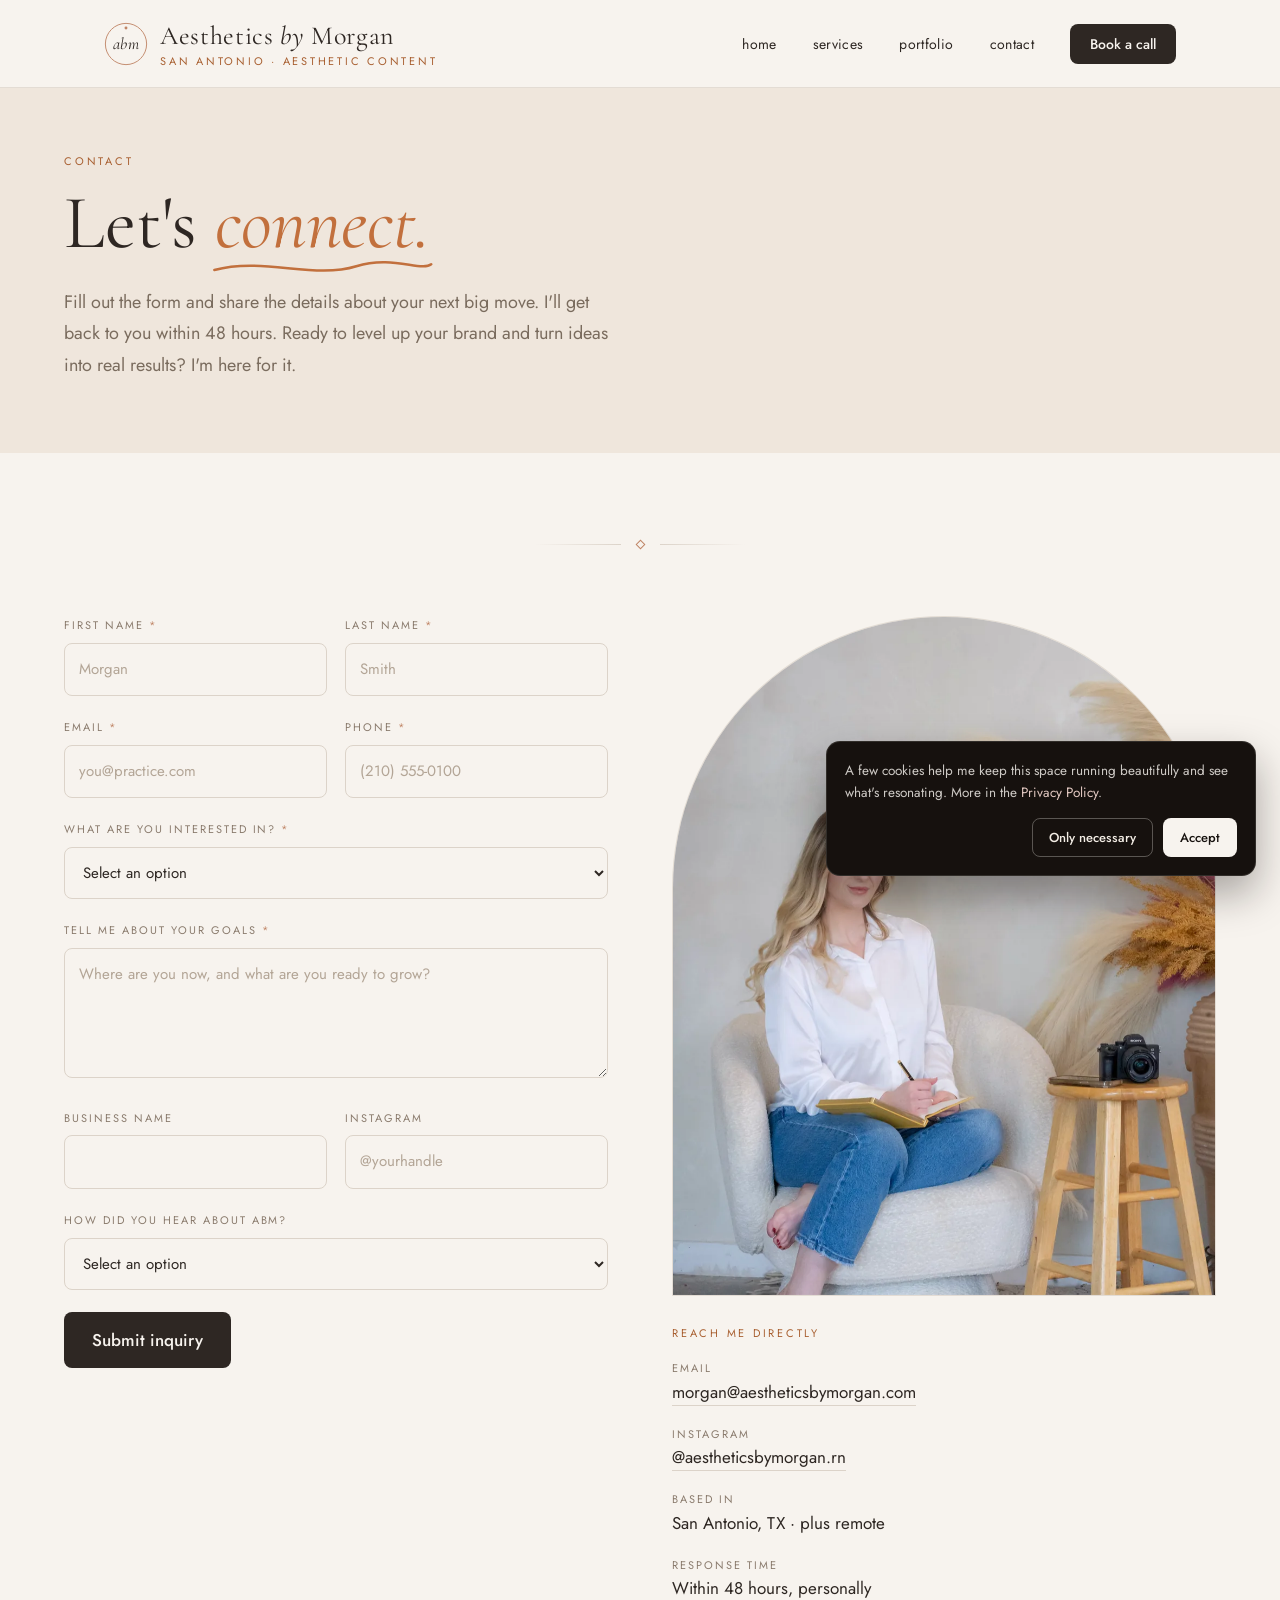
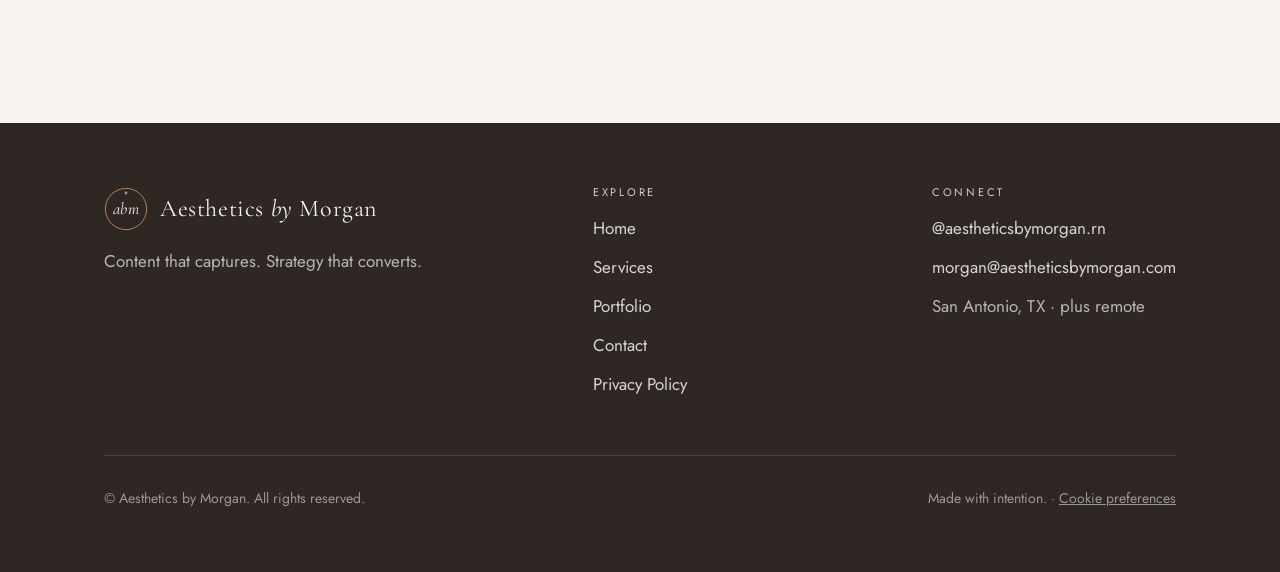
<file: contact.html>
<!DOCTYPE html>
<html lang="en">
<head>
  <script>
    // Google Consent Mode v2 — default everything to denied until the visitor accepts
    window.dataLayer = window.dataLayer || [];
    function gtag(){dataLayer.push(arguments);}
    gtag('consent','default',{'ad_storage':'denied','ad_user_data':'denied','ad_personalization':'denied','analytics_storage':'denied','functionality_storage':'granted','security_storage':'granted','wait_for_update':500});
    try{ if(localStorage.getItem('abmConsent')==='granted'){ gtag('consent','update',{'ad_storage':'granted','ad_user_data':'granted','ad_personalization':'granted','analytics_storage':'granted'}); } }catch(e){}
  </script>
  <meta charset="utf-8">
  <meta name="viewport" content="width=device-width, initial-scale=1">
  <title>Contact · Aesthetics by Morgan</title>
  <meta name="description" content="Get in touch with Morgan to discuss content sessions, event coverage, or an ongoing partnership for your aesthetic practice.">
  <link rel="icon" href="favicon.svg" type="image/svg+xml">
  <link rel="icon" href="favicon-32x32.png" sizes="32x32" type="image/png">
  <link rel="icon" href="favicon-16x16.png" sizes="16x16" type="image/png">
  <link rel="apple-touch-icon" href="apple-touch-icon.png">
  <meta name="theme-color" content="#16110e">
  <link rel="canonical" href="https://aestheticsbymorgan.com/contact.html">
  <meta property="og:type" content="website">
  <meta property="og:site_name" content="Aesthetics by Morgan">
  <meta property="og:title" content="Contact - Aesthetics by Morgan">
  <meta property="og:description" content="Get in touch with Morgan to discuss content sessions, event coverage, or an ongoing partnership for your aesthetic practice.">
  <meta property="og:url" content="https://aestheticsbymorgan.com/contact.html">
  <meta property="og:image" content="https://aestheticsbymorgan.com/og-image.jpg">
  <meta property="og:image:width" content="1200">
  <meta property="og:image:height" content="630">
  <meta name="twitter:card" content="summary_large_image">
  <meta name="twitter:title" content="Contact - Aesthetics by Morgan">
  <meta name="twitter:description" content="Get in touch with Morgan to discuss content sessions, event coverage, or an ongoing partnership for your aesthetic practice.">
  <meta name="twitter:image" content="https://aestheticsbymorgan.com/og-image.jpg">

  <link rel="preconnect" href="https://fonts.googleapis.com">
  <link rel="preconnect" href="https://fonts.gstatic.com" crossorigin>
  <link rel="preload" as="style" href="https://fonts.googleapis.com/css2?family=Cormorant+Garamond:ital,wght@0,400;0,500;1,400&family=Jost:wght@300;400;500&display=swap" onload="this.onload=null;this.rel='stylesheet'">
  <noscript><link rel="stylesheet" href="https://fonts.googleapis.com/css2?family=Cormorant+Garamond:ital,wght@0,400;0,500;1,400&family=Jost:wght@300;400;500&display=swap"></noscript>
  <style>
:root{--abm-ivory: #f7f3ee;--abm-linen: #efe6dc;--abm-greige: #dcd3c9;--abm-blush: #e3c9c2;--abm-clay: #c08566;--abm-clay-dark: #a9714f;--abm-espresso: #2e2723;--abm-taupe: #8a7b6d;--abm-taupe-ink: #7a6c5e;--abm-font-display: "Cormorant Garamond", Georgia, serif;--abm-font-body: "Jost", system-ui, sans-serif}*,:before,:after{--tw-border-spacing-x: 0;--tw-border-spacing-y: 0;--tw-translate-x: 0;--tw-translate-y: 0;--tw-rotate: 0;--tw-skew-x: 0;--tw-skew-y: 0;--tw-scale-x: 1;--tw-scale-y: 1;--tw-pan-x: ;--tw-pan-y: ;--tw-pinch-zoom: ;--tw-scroll-snap-strictness: proximity;--tw-gradient-from-position: ;--tw-gradient-via-position: ;--tw-gradient-to-position: ;--tw-ordinal: ;--tw-slashed-zero: ;--tw-numeric-figure: ;--tw-numeric-spacing: ;--tw-numeric-fraction: ;--tw-ring-inset: ;--tw-ring-offset-width: 0px;--tw-ring-offset-color: #fff;--tw-ring-color: rgb(59 130 246 / .5);--tw-ring-offset-shadow: 0 0 #0000;--tw-ring-shadow: 0 0 #0000;--tw-shadow: 0 0 #0000;--tw-shadow-colored: 0 0 #0000;--tw-blur: ;--tw-brightness: ;--tw-contrast: ;--tw-grayscale: ;--tw-hue-rotate: ;--tw-invert: ;--tw-saturate: ;--tw-sepia: ;--tw-drop-shadow: ;--tw-backdrop-blur: ;--tw-backdrop-brightness: ;--tw-backdrop-contrast: ;--tw-backdrop-grayscale: ;--tw-backdrop-hue-rotate: ;--tw-backdrop-invert: ;--tw-backdrop-opacity: ;--tw-backdrop-saturate: ;--tw-backdrop-sepia: ;--tw-contain-size: ;--tw-contain-layout: ;--tw-contain-paint: ;--tw-contain-style: }::backdrop{--tw-border-spacing-x: 0;--tw-border-spacing-y: 0;--tw-translate-x: 0;--tw-translate-y: 0;--tw-rotate: 0;--tw-skew-x: 0;--tw-skew-y: 0;--tw-scale-x: 1;--tw-scale-y: 1;--tw-pan-x: ;--tw-pan-y: ;--tw-pinch-zoom: ;--tw-scroll-snap-strictness: proximity;--tw-gradient-from-position: ;--tw-gradient-via-position: ;--tw-gradient-to-position: ;--tw-ordinal: ;--tw-slashed-zero: ;--tw-numeric-figure: ;--tw-numeric-spacing: ;--tw-numeric-fraction: ;--tw-ring-inset: ;--tw-ring-offset-width: 0px;--tw-ring-offset-color: #fff;--tw-ring-color: rgb(59 130 246 / .5);--tw-ring-offset-shadow: 0 0 #0000;--tw-ring-shadow: 0 0 #0000;--tw-shadow: 0 0 #0000;--tw-shadow-colored: 0 0 #0000;--tw-blur: ;--tw-brightness: ;--tw-contrast: ;--tw-grayscale: ;--tw-hue-rotate: ;--tw-invert: ;--tw-saturate: ;--tw-sepia: ;--tw-drop-shadow: ;--tw-backdrop-blur: ;--tw-backdrop-brightness: ;--tw-backdrop-contrast: ;--tw-backdrop-grayscale: ;--tw-backdrop-hue-rotate: ;--tw-backdrop-invert: ;--tw-backdrop-opacity: ;--tw-backdrop-saturate: ;--tw-backdrop-sepia: ;--tw-contain-size: ;--tw-contain-layout: ;--tw-contain-paint: ;--tw-contain-style: }*,:before,:after{box-sizing:border-box;border-width:0;border-style:solid;border-color:#e5e7eb}:before,:after{--tw-content: ""}html,:host{line-height:1.5;-webkit-text-size-adjust:100%;-moz-tab-size:4;-o-tab-size:4;tab-size:4;font-family:ui-sans-serif,system-ui,sans-serif,"Apple Color Emoji","Segoe UI Emoji",Segoe UI Symbol,"Noto Color Emoji";font-feature-settings:normal;font-variation-settings:normal;-webkit-tap-highlight-color:transparent}body{margin:0;line-height:inherit}hr{height:0;color:inherit;border-top-width:1px}abbr:where([title]){-webkit-text-decoration:underline dotted;text-decoration:underline dotted}h1,h2,h3,h4,h5,h6{font-size:inherit;font-weight:inherit}a{color:inherit;text-decoration:inherit}b,strong{font-weight:bolder}code,kbd,samp,pre{font-family:ui-monospace,SFMono-Regular,Menlo,Monaco,Consolas,Liberation Mono,Courier New,monospace;font-feature-settings:normal;font-variation-settings:normal;font-size:1em}small{font-size:80%}sub,sup{font-size:75%;line-height:0;position:relative;vertical-align:baseline}sub{bottom:-.25em}sup{top:-.5em}table{text-indent:0;border-color:inherit;border-collapse:collapse}button,input,optgroup,select,textarea{font-family:inherit;font-feature-settings:inherit;font-variation-settings:inherit;font-size:100%;font-weight:inherit;line-height:inherit;letter-spacing:inherit;color:inherit;margin:0;padding:0}button,select{text-transform:none}button,input:where([type=button]),input:where([type=reset]),input:where([type=submit]){-webkit-appearance:button;background-color:transparent;background-image:none}:-moz-focusring{outline:auto}:-moz-ui-invalid{box-shadow:none}progress{vertical-align:baseline}::-webkit-inner-spin-button,::-webkit-outer-spin-button{height:auto}[type=search]{-webkit-appearance:textfield;outline-offset:-2px}::-webkit-search-decoration{-webkit-appearance:none}::-webkit-file-upload-button{-webkit-appearance:button;font:inherit}summary{display:list-item}blockquote,dl,dd,h1,h2,h3,h4,h5,h6,hr,figure,p,pre{margin:0}fieldset{margin:0;padding:0}legend{padding:0}ol,ul,menu{list-style:none;margin:0;padding:0}dialog{padding:0}textarea{resize:vertical}input::-moz-placeholder,textarea::-moz-placeholder{opacity:1;color:#9ca3af}input::placeholder,textarea::placeholder{opacity:1;color:#9ca3af}button,[role=button]{cursor:pointer}:disabled{cursor:default}img,svg,video,canvas,audio,iframe,embed,object{display:block;vertical-align:middle}img,video{max-width:100%;height:auto}[hidden]:where(:not([hidden=until-found])){display:none}.abm-root{font-family:Jost,system-ui,sans-serif;font-size:1.0625rem;line-height:1.7;--tw-text-opacity: 1;color:rgb(46 39 35 / var(--tw-text-opacity, 1))}.abm-root :where(h1,h2,h3,h4){font-family:Cormorant Garamond,Georgia,serif;--tw-text-opacity: 1;color:rgb(46 39 35 / var(--tw-text-opacity, 1))}.abm-eyebrow{font-family:Jost,system-ui,sans-serif;font-size:.6875rem;line-height:1;text-transform:uppercase;letter-spacing:.25em;--tw-text-opacity: 1;color:rgb(138 123 109 / var(--tw-text-opacity, 1))}.abm-lockup-roman{font-family:Cormorant Garamond,Georgia,serif;font-weight:400;--tw-text-opacity: 1;color:rgb(46 39 35 / var(--tw-text-opacity, 1))}.abm-lockup-italic{font-family:Cormorant Garamond,Georgia,serif;font-style:italic;--tw-text-opacity: 1;color:rgb(192 133 102 / var(--tw-text-opacity, 1))}.abm-btn-primary{display:inline-flex;cursor:pointer;align-items:center;justify-content:center;border-radius:.5rem;padding:.875rem 1.75rem;font-family:Jost,system-ui,sans-serif;font-weight:500;text-decoration-line:none;transition-property:color,background-color,border-color,text-decoration-color,fill,stroke;transition-timing-function:cubic-bezier(.4,0,.2,1);transition-duration:.2s}.abm-btn-primary:active{transform:translateY(1px)}.abm-btn-primary{--tw-bg-opacity: 1;background-color:rgb(192 133 102 / var(--tw-bg-opacity, 1));--tw-text-opacity: 1;color:rgb(247 243 238 / var(--tw-text-opacity, 1))}.abm-btn-primary:hover{--tw-bg-opacity: 1;background-color:rgb(169 113 79 / var(--tw-bg-opacity, 1))}.abm-btn-secondary{display:inline-flex;cursor:pointer;align-items:center;justify-content:center;border-radius:.5rem;padding:.875rem 1.75rem;font-family:Jost,system-ui,sans-serif;font-weight:500;text-decoration-line:none;transition-property:color,background-color,border-color,text-decoration-color,fill,stroke;transition-timing-function:cubic-bezier(.4,0,.2,1);transition-duration:.2s}.abm-btn-secondary:active{transform:translateY(1px)}.abm-btn-secondary{border-width:1px;--tw-border-opacity: 1;border-color:rgb(46 39 35 / var(--tw-border-opacity, 1));background-color:transparent;--tw-text-opacity: 1;color:rgb(46 39 35 / var(--tw-text-opacity, 1))}.abm-btn-secondary:hover{--tw-bg-opacity: 1;background-color:rgb(46 39 35 / var(--tw-bg-opacity, 1));--tw-text-opacity: 1;color:rgb(247 243 238 / var(--tw-text-opacity, 1))}.abm-card{border-radius:.75rem;border-width:1px;border-color:#dcd3c9b3;--tw-bg-opacity: 1;background-color:rgb(239 230 220 / var(--tw-bg-opacity, 1));padding:1.75rem}.abm-card-ivory{border-radius:.75rem;border-width:1px;border-color:#dcd3c9b3;background-color:rgb(239 230 220 / var(--tw-bg-opacity, 1));padding:1.75rem;--tw-bg-opacity: 1;background-color:rgb(247 243 238 / var(--tw-bg-opacity, 1))}.abm-tag{display:inline-flex;align-items:center;border-radius:9999px;--tw-bg-opacity: 1;background-color:rgb(227 201 194 / var(--tw-bg-opacity, 1));padding:.25rem .75rem;font-family:Jost,system-ui,sans-serif;font-size:.875rem;line-height:1.25rem;--tw-text-opacity: 1;color:rgb(46 39 35 / var(--tw-text-opacity, 1))}.abm-tag-linen{display:inline-flex;align-items:center;border-radius:9999px;background-color:rgb(227 201 194 / var(--tw-bg-opacity, 1));padding:.25rem .75rem;font-family:Jost,system-ui,sans-serif;font-size:.875rem;line-height:1.25rem;--tw-text-opacity: 1;color:rgb(46 39 35 / var(--tw-text-opacity, 1));--tw-bg-opacity: 1;background-color:rgb(239 230 220 / var(--tw-bg-opacity, 1))}.abm-root :where(a,button,input,textarea,select,[tabindex]):focus-visible{border-radius:.125rem;outline:2px solid transparent;outline-offset:2px;--tw-ring-offset-shadow: var(--tw-ring-inset) 0 0 0 var(--tw-ring-offset-width) var(--tw-ring-offset-color);--tw-ring-shadow: var(--tw-ring-inset) 0 0 0 calc(2px + var(--tw-ring-offset-width)) var(--tw-ring-color);box-shadow:var(--tw-ring-offset-shadow),var(--tw-ring-shadow),var(--tw-shadow, 0 0 #0000);--tw-ring-opacity: 1;--tw-ring-color: rgb(192 133 102 / var(--tw-ring-opacity, 1));--tw-ring-offset-width: 2px;--tw-ring-offset-color: #F7F3EE}.visible{visibility:visible}.absolute{position:absolute}.relative{position:relative}.inset-0{top:0;right:0;bottom:0;left:0}.z-10{z-index:10}.-mx-7{margin-left:-1.75rem;margin-right:-1.75rem}.mx-auto{margin-left:auto;margin-right:auto}.-mr-2{margin-right:-.5rem}.-mt-7{margin-top:-1.75rem}.mb-2{margin-bottom:.5rem}.mb-3{margin-bottom:.75rem}.mb-4{margin-bottom:1rem}.mb-5{margin-bottom:1.25rem}.mb-6{margin-bottom:1.5rem}.mt-1{margin-top:.25rem}.mt-14{margin-top:3.5rem}.mt-2{margin-top:.5rem}.mt-3{margin-top:.75rem}.mt-4{margin-top:1rem}.mt-6{margin-top:1.5rem}.mt-7{margin-top:1.75rem}.mt-9{margin-top:2.25rem}.block{display:block}.inline{display:inline}.flex{display:flex}.table{display:table}.grid{display:grid}.hidden{display:none}.aspect-\[4\/3\]{aspect-ratio:4/3}.aspect-\[4\/5\]{aspect-ratio:4/5}.aspect-\[9\/16\]{aspect-ratio:9/16}.aspect-square{aspect-ratio:1 / 1}.h-11{height:2.75rem}.h-full{height:100%}.w-11{width:2.75rem}.w-44{width:11rem}.w-full{width:100%}.max-w-6xl{max-width:72rem}.max-w-xl{max-width:36rem}.max-w-xs{max-width:20rem}.flex-none{flex:none}.grow{flex-grow:1}.flex-col{flex-direction:column}.flex-wrap{flex-wrap:wrap}.items-start{align-items:flex-start}.items-center{align-items:center}.justify-between{justify-content:space-between}.gap-10{gap:2.5rem}.gap-3{gap:.75rem}.gap-4{gap:1rem}.gap-9{gap:2.25rem}.space-y-2\.5>:not([hidden])~:not([hidden]){--tw-space-y-reverse: 0;margin-top:calc(.625rem * calc(1 - var(--tw-space-y-reverse)));margin-bottom:calc(.625rem * var(--tw-space-y-reverse))}.self-start{align-self:flex-start}.overflow-hidden{overflow:hidden}.rounded-card{border-radius:.75rem}.rounded-t-card{border-top-left-radius:.75rem;border-top-right-radius:.75rem}.border{border-width:1px}.border-b{border-bottom-width:1px}.border-t{border-top-width:1px}.\!border-ivory{--tw-border-opacity: 1 !important;border-color:rgb(247 243 238 / var(--tw-border-opacity, 1))!important}.border-greige\/70{border-color:#dcd3c9b3}.border-ivory\/15{border-color:#f7f3ee26}.bg-blush{--tw-bg-opacity: 1;background-color:rgb(227 201 194 / var(--tw-bg-opacity, 1))}.bg-espresso{--tw-bg-opacity: 1;background-color:rgb(46 39 35 / var(--tw-bg-opacity, 1))}.bg-espresso\/45{background-color:#2e272373}.bg-ivory{--tw-bg-opacity: 1;background-color:rgb(247 243 238 / var(--tw-bg-opacity, 1))}.bg-linen{--tw-bg-opacity: 1;background-color:rgb(239 230 220 / var(--tw-bg-opacity, 1))}.bg-gradient-to-br{background-image:linear-gradient(to bottom right,var(--tw-gradient-stops))}.from-greige{--tw-gradient-from: #DCD3C9 var(--tw-gradient-from-position);--tw-gradient-to: rgb(220 211 201 / 0) var(--tw-gradient-to-position);--tw-gradient-stops: var(--tw-gradient-from), var(--tw-gradient-to)}.via-linen{--tw-gradient-to: rgb(239 230 220 / 0) var(--tw-gradient-to-position);--tw-gradient-stops: var(--tw-gradient-from), #EFE6DC var(--tw-gradient-via-position), var(--tw-gradient-to)}.to-blush{--tw-gradient-to: #E3C9C2 var(--tw-gradient-to-position)}.object-cover{-o-object-fit:cover;object-fit:cover}.p-2{padding:.5rem}.\!px-5{padding-left:1.25rem!important;padding-right:1.25rem!important}.\!py-2\.5{padding-top:.625rem!important;padding-bottom:.625rem!important}.px-6{padding-left:1.5rem;padding-right:1.5rem}.py-1{padding-top:.25rem;padding-bottom:.25rem}.py-16{padding-top:4rem;padding-bottom:4rem}.py-20{padding-top:5rem;padding-bottom:5rem}.py-3{padding-top:.75rem;padding-bottom:.75rem}.py-4{padding-top:1rem;padding-bottom:1rem}.py-5{padding-top:1.25rem;padding-bottom:1.25rem}.pb-24{padding-bottom:6rem}.pt-28{padding-top:7rem}.pt-8{padding-top:2rem}.text-center{text-align:center}.font-body{font-family:Jost,system-ui,sans-serif}.font-display{font-family:Cormorant Garamond,Georgia,serif}.text-2xl{font-size:1.5rem;line-height:2rem}.text-5xl{font-size:3rem;line-height:1}.text-h2{font-size:2.25rem;line-height:1.15}.text-h3{font-size:1.5rem;line-height:1.25}.text-sm{font-size:.875rem;line-height:1.25rem}.text-xl{font-size:1.25rem;line-height:1.75rem}.font-medium{font-weight:500}.font-normal{font-weight:400}.uppercase{text-transform:uppercase}.italic{font-style:italic}.leading-\[1\.02\]{line-height:1.02}.leading-\[1\.05\]{line-height:1.05}.leading-none{line-height:1}.leading-snug{line-height:1.375}.leading-tight{line-height:1.25}.tracking-wide{letter-spacing:.025em}.\!text-ivory{--tw-text-opacity: 1 !important;color:rgb(247 243 238 / var(--tw-text-opacity, 1))!important}.text-blush{--tw-text-opacity: 1;color:rgb(227 201 194 / var(--tw-text-opacity, 1))}.text-espresso{--tw-text-opacity: 1;color:rgb(46 39 35 / var(--tw-text-opacity, 1))}.text-espresso\/70{color:#2e2723b3}.text-ivory{--tw-text-opacity: 1;color:rgb(247 243 238 / var(--tw-text-opacity, 1))}.text-ivory\/55{color:#f7f3ee8c}.text-ivory\/70{color:#f7f3eeb3}.text-ivory\/85{color:#f7f3eed9}.text-ivory\/90{color:#f7f3eee6}.text-taupe-ink{--tw-text-opacity: 1;color:rgb(122 108 94 / var(--tw-text-opacity, 1))}.no-underline{text-decoration-line:none}.shadow{--tw-shadow: 0 1px 3px 0 rgb(0 0 0 / .1), 0 1px 2px -1px rgb(0 0 0 / .1);--tw-shadow-colored: 0 1px 3px 0 var(--tw-shadow-color), 0 1px 2px -1px var(--tw-shadow-color);box-shadow:var(--tw-ring-offset-shadow, 0 0 #0000),var(--tw-ring-shadow, 0 0 #0000),var(--tw-shadow)}.outline{outline-style:solid}.ring{--tw-ring-offset-shadow: var(--tw-ring-inset) 0 0 0 var(--tw-ring-offset-width) var(--tw-ring-offset-color);--tw-ring-shadow: var(--tw-ring-inset) 0 0 0 calc(3px + var(--tw-ring-offset-width)) var(--tw-ring-color);box-shadow:var(--tw-ring-offset-shadow),var(--tw-ring-shadow),var(--tw-shadow, 0 0 #0000)}.filter{filter:var(--tw-blur) var(--tw-brightness) var(--tw-contrast) var(--tw-grayscale) var(--tw-hue-rotate) var(--tw-invert) var(--tw-saturate) var(--tw-sepia) var(--tw-drop-shadow)}.transition-colors{transition-property:color,background-color,border-color,text-decoration-color,fill,stroke;transition-timing-function:cubic-bezier(.4,0,.2,1);transition-duration:.15s}.abm-lift{transition:transform .3s ease,border-color .3s ease}@media (prefers-reduced-motion: no-preference){.abm-lift:hover{transform:translateY(-4px);border-color:#c0856673}}@media (prefers-reduced-motion: reduce){.abm-lift:hover{border-color:#c0856673}}.abm-acc>summary{list-style:none;cursor:pointer}.abm-acc>summary::-webkit-details-marker{display:none}.abm-acc .abm-acc-icon{transition:transform .25s ease;color:var(--abm-clay)}.abm-acc[open] .abm-acc-icon{transform:rotate(45deg)}.abm-acc[open]>summary .abm-acc-title{color:var(--abm-clay)}.abm-accordion>.abm-acc:last-child{border-bottom:1px solid rgb(220 211 201 / .7)}.abm-media{transition:transform .6s ease}@media (prefers-reduced-motion: no-preference){.abm-media-frame:hover .abm-media{transform:scale(1.04)}}.abm-marquee{overflow:hidden;-webkit-mask-image:linear-gradient(to right,transparent,#000 6%,#000 94%,transparent);mask-image:linear-gradient(to right,transparent,#000 6%,#000 94%,transparent)}.abm-marquee-track{display:flex;gap:1.25rem;width:-moz-max-content;width:max-content;animation:abm-marquee 45s linear infinite}.abm-marquee:hover .abm-marquee-track,.abm-marquee:focus-within .abm-marquee-track{animation-play-state:paused}@keyframes abm-marquee{0%{transform:translate(0)}to{transform:translate(-50%)}}@media (prefers-reduced-motion: reduce){.abm-marquee{overflow-x:auto;-webkit-mask-image:none;mask-image:none}.abm-marquee-track{animation:none}}.hover\:\!bg-ivory:hover{--tw-bg-opacity: 1 !important;background-color:rgb(247 243 238 / var(--tw-bg-opacity, 1))!important}.hover\:\!text-espresso:hover{--tw-text-opacity: 1 !important;color:rgb(46 39 35 / var(--tw-text-opacity, 1))!important}.hover\:text-clay:hover{--tw-text-opacity: 1;color:rgb(192 133 102 / var(--tw-text-opacity, 1))}@media (min-width: 640px){.sm\:w-52{width:13rem}.sm\:flex-row{flex-direction:row}.sm\:items-center{align-items:center}.sm\:text-6xl{font-size:3.75rem;line-height:1}}@media (min-width: 768px){.md\:flex{display:flex}.md\:hidden{display:none}.md\:grid-cols-3{grid-template-columns:repeat(3,minmax(0,1fr))}.md\:justify-self-end{justify-self:end}.md\:justify-self-center{justify-self:center}.md\:px-10{padding-left:2.5rem;padding-right:2.5rem}.md\:py-24{padding-top:6rem;padding-bottom:6rem}.md\:text-5xl{font-size:3rem;line-height:1}.md\:text-\[1\.625rem\]{font-size:1.625rem}.md\:text-h2{font-size:2.25rem;line-height:1.15}.md\:text-hero{font-size:4rem;line-height:1.05}}
  </style>
  <style>
    html { scroll-behavior: smooth; }
    body { margin: 0; }
    #abm-nav { position: fixed; top: 0; left: 0; right: 0; z-index: 50; background: #f7f3ee; border-bottom: 1px solid rgba(220,211,201,.7); }
    .abm-btn-primary, .abm-btn-secondary { white-space: nowrap; }
    .abm-btn-primary{ background:#2e2723 !important; color:#f7f3ee !important; }
    .abm-btn-primary:hover{ background:#16110e !important; }

    .abm-field { width: 100%; box-sizing: border-box; background: #f7f3ee; border: 1px solid #dcd3c9; border-radius: 8px; padding: 13px 14px; font-family: 'Jost', system-ui, sans-serif; font-size: 15px; color: #2e2723; outline: none; transition: border-color .18s, box-shadow .18s; }
    .abm-field:focus { border-color: #c08566; box-shadow: 0 0 0 3px rgba(192,133,102,.18); }
    .abm-field::placeholder { color: #b3a596; }
    .abm-label { display: block; font-family: 'Jost', sans-serif; font-size: 11px; letter-spacing: .18em; text-transform: uppercase; color: #8a7b6d; margin-bottom: 8px; }

    /* Motion — matches homepage */
    @keyframes abmKen { 0%{transform:scale(1.03) translate(0,0)} 50%{transform:scale(1.12) translate(-1.6%,-1.2%)} 100%{transform:scale(1.03) translate(0,0)} }
    .abm-ken { animation: abmKen 28s ease-in-out infinite; will-change: transform; }
    .abm-reveal { opacity: 0; transform: translateY(28px); transition: opacity .7s ease, transform .7s ease; }
    .abm-reveal.in-view { opacity: 1; transform: none; }
    .abm-reveal[data-delay="1"] { transition-delay: .12s; }
    .abm-reveal[data-delay="2"] { transition-delay: .24s; }
    .abm-words .w { display:inline-block; opacity:0; transform:translateY(.5em); transition:opacity .5s ease, transform .55s cubic-bezier(.2,.7,.2,1); transition-delay:calc(var(--i,0) * 55ms); }
    .abm-words.in-view .w { opacity:1; transform:none; }
    .abm-ul { position:relative; white-space:nowrap; }
    .abm-ul-svg { position:absolute; left:-2%; bottom:-.16em; width:104%; height:.4em; overflow:visible; color:#c2703d; pointer-events:none; }
    .abm-ul-svg path { stroke-dasharray:260; stroke-dashoffset:260; transition:stroke-dashoffset 1.1s ease .5s; }
    .abm-words.in-view .abm-ul-svg path { stroke-dashoffset:0; }

    @media (prefers-reduced-motion: reduce) {
      html { scroll-behavior: auto; }
      .abm-ken { animation:none; }
      .abm-reveal { opacity:1; transform:none; transition:none; }
      .abm-words .w{ opacity:1; transform:none; transition:none; }
      .abm-ul-svg path{ stroke-dashoffset:0; transition:none; }
    }

    /* Palette — matches homepage */
    :root { --abm-rust:#c2703d; }
    .abm-eyebrow{ color:#a85f30; }
    footer .abm-eyebrow{ color:#e3c9c2; }

    /* Ornament divider */
    .abm-ornament { display:flex; align-items:center; justify-content:center; gap:16px; margin:0 auto clamp(40px,5vw,56px); max-width:210px; }
    .abm-ornament .line { height:1px; flex:1; }
    .abm-ornament .l1 { background:linear-gradient(90deg, transparent, #dcd3c9); }
    .abm-ornament .l2 { background:linear-gradient(90deg, #dcd3c9, transparent); }
    .abm-ornament .dot { width:7px; height:7px; transform:rotate(45deg); border:1px solid #c08566; flex:none; }
  </style>
</head>
<body>
<div class="abm-root" style="background:#f7f3ee;min-height:100vh">

<!-- ============ NAVBAR ============ -->
<header id="abm-nav">
  <nav aria-label="Primary">
    <div class="mx-auto w-full max-w-6xl px-6 md:px-10 flex items-center justify-between py-5">
      <a href="index.html" class="flex items-center gap-3 no-underline leading-none text-espresso" aria-label="Aesthetics by Morgan, home">
        <svg viewBox="0 0 48 48" class="h-11 w-11 flex-none" aria-hidden="true">
          <circle cx="24" cy="24" r="22.5" fill="none" stroke="#C08566" stroke-width="1"/>
          <circle cx="24" cy="6.5" r="1.6" fill="#C08566"/>
          <text x="24" y="24" text-anchor="middle" dominant-baseline="central" font-family="'Cormorant Garamond', Georgia, serif" font-style="italic" font-size="18" letter-spacing="0.5" fill="currentColor">abm</text>
        </svg>
        <span class="block">
          <span class="block font-display md:text-[1.625rem] text-2xl tracking-wide" style="white-space:nowrap">Aesthetics <em>by</em> Morgan</span>
          <span class="block abm-eyebrow mt-1">San Antonio · aesthetic content</span>
        </span>
      </a>
      <div class="hidden md:flex items-center gap-9">
        <a href="index.html" class="font-body text-sm tracking-wide no-underline transition-colors hover:text-clay text-espresso">home</a>
        <a href="services.html" class="font-body text-sm tracking-wide no-underline transition-colors hover:text-clay text-espresso">services</a>
        <a href="index.html#portfolio" class="font-body text-sm tracking-wide no-underline transition-colors hover:text-clay text-espresso">portfolio</a>
        <a href="contact.html" class="font-body text-sm tracking-wide no-underline transition-colors hover:text-clay text-espresso">contact</a>
        <a href="contact.html" class="abm-btn-primary !py-2.5 !px-5 text-sm">Book a call</a>
      </div>
      <button id="nav-toggle" type="button" class="md:hidden flex items-center p-2 -mr-2 text-espresso" aria-label="Open menu" aria-expanded="false" style="background:transparent;border:none;cursor:pointer">
        <svg id="icon-ham" width="26" height="26" viewBox="0 0 24 24" fill="none" stroke="currentColor" stroke-width="1.5" stroke-linecap="round" aria-hidden="true">
          <line x1="3" y1="7" x2="21" y2="7"/><line x1="3" y1="12" x2="21" y2="12"/><line x1="3" y1="17" x2="21" y2="17"/>
        </svg>
        <svg id="icon-x" class="hidden" width="26" height="26" viewBox="0 0 24 24" fill="none" stroke="currentColor" stroke-width="1.5" stroke-linecap="round" aria-hidden="true">
          <line x1="5" y1="5" x2="19" y2="19"/><line x1="19" y1="5" x2="5" y2="19"/>
        </svg>
      </button>
    </div>
    <div id="nav-mobile" class="md:hidden hidden" style="background:#f7f3ee;border-top:1px solid rgba(220,211,201,.7)">
      <div class="mx-auto w-full max-w-6xl px-6 flex flex-col py-4">
        <a href="index.html" class="font-body text-sm py-3 text-espresso no-underline">home</a>
        <a href="services.html" class="font-body text-sm py-3 text-espresso no-underline">services</a>
        <a href="index.html#portfolio" class="font-body text-sm py-3 text-espresso no-underline">portfolio</a>
        <a href="contact.html" class="font-body text-sm py-3 text-espresso no-underline">contact</a>
        <a href="contact.html" class="abm-btn-primary mt-2">Book a call</a>
      </div>
    </div>
  </nav>
</header>

<!-- ============ HEADER ============ -->
<section style="background:#efe6dc;padding:clamp(128px,15vw,156px) clamp(24px,5vw,40px) clamp(48px,6vw,72px)">
  <div style="max-width:1152px;margin:0 auto">
    <p class="abm-eyebrow abm-reveal" style="margin:0 0 18px">Contact</p>
    <h1 class="abm-words" data-delay="1" style="font-weight:400;font-size:clamp(44px,6.4vw,76px);line-height:1.02;margin:0">
      Let's <span class="italic abm-ul" style="color:#c2703d">connect.<svg class="abm-ul-svg" viewBox="0 0 200 16" preserveAspectRatio="none" aria-hidden="true"><path d="M3,10 C 46,3 92,15 130,8 C 162,2 188,11 197,7" fill="none" stroke="currentColor" stroke-width="2.5" stroke-linecap="round" vector-effect="non-scaling-stroke"/></svg></span>
    </h1>
    <p class="abm-reveal" data-delay="2" style="margin:24px 0 0;max-width:560px;font-size:18px;line-height:1.75;color:#7a6c5e">Fill out the form and share the details about your next big move. I'll get back to you within 48 hours. Ready to level up your brand and turn ideas into real results? I'm here for it.</p>
  </div>
</section>

<!-- ============ FORM + ASIDE ============ -->
<section style="background:#f7f3ee;padding:clamp(48px,7vw,88px) clamp(24px,5vw,40px) clamp(72px,10vw,120px)">
  <div class="abm-ornament abm-reveal" aria-hidden="true" style="margin-bottom:clamp(44px,6vw,68px)"><span class="line l1"></span><span class="dot"></span><span class="line l2"></span></div>
  <div style="max-width:1152px;margin:0 auto;display:grid;grid-template-columns:repeat(auto-fit,minmax(300px,1fr));gap:clamp(40px,5vw,72px);align-items:start">

    <!-- FORM -->
    <div>
      <div id="form-wrap">
        <form id="inquiry-form" action="https://api.web3forms.com/submit" method="POST" style="display:flex;flex-direction:column;gap:22px">
          <input type="hidden" name="access_key" value="6d46a7ae-6aeb-44cb-a6f6-30344b514635">
          <input type="hidden" name="subject" value="New inquiry — Aesthetics by Morgan">
          <input type="hidden" name="from_name" value="Aesthetics by Morgan — website">
          <input type="checkbox" name="botcheck" tabindex="-1" autocomplete="off" aria-hidden="true" style="position:absolute;left:-9999px;width:1px;height:1px">
          <div style="display:grid;grid-template-columns:1fr 1fr;gap:18px">
            <div>
              <label class="abm-label" for="f-first">First name <span style="color:#c08566">*</span></label>
              <input class="abm-field" id="f-first" type="text" name="first" required placeholder="Morgan" />
            </div>
            <div>
              <label class="abm-label" for="f-last">Last name <span style="color:#c08566">*</span></label>
              <input class="abm-field" id="f-last" type="text" name="last" required placeholder="Smith" />
            </div>
          </div>
          <div style="display:grid;grid-template-columns:1fr 1fr;gap:18px">
            <div>
              <label class="abm-label" for="f-email">Email <span style="color:#c08566">*</span></label>
              <input class="abm-field" id="f-email" type="email" name="email" required placeholder="you@practice.com" />
            </div>
            <div>
              <label class="abm-label" for="f-phone">Phone <span style="color:#c08566">*</span></label>
              <input class="abm-field" id="f-phone" type="tel" name="phone" required placeholder="(210) 555-0100" />
            </div>
          </div>
          <div>
            <label class="abm-label" for="f-service">What are you interested in? <span style="color:#c08566">*</span></label>
            <select class="abm-field" id="f-service" name="service" required>
              <option value="">Select an option</option>
              <option>Strategic Content Session</option>
              <option>Branding Photos</option>
              <option>Event Content Collection</option>
              <option>Ongoing Social Media Support</option>
              <option>Workshops + Hosting</option>
              <option>Other</option>
            </select>
          </div>
          <div>
            <label class="abm-label" for="f-message">Tell me about your goals <span style="color:#c08566">*</span></label>
            <textarea class="abm-field" id="f-message" name="message" required style="min-height:130px;resize:vertical" placeholder="Where are you now, and what are you ready to grow?"></textarea>
          </div>
          <div style="display:grid;grid-template-columns:1fr 1fr;gap:18px">
            <div>
              <label class="abm-label" for="f-business">Business name</label>
              <input class="abm-field" id="f-business" type="text" name="business" />
            </div>
            <div>
              <label class="abm-label" for="f-social">Instagram</label>
              <input class="abm-field" id="f-social" type="text" name="social" placeholder="@yourhandle" />
            </div>
          </div>
          <div>
            <label class="abm-label" for="f-referral">How did you hear about ABM?</label>
            <select class="abm-field" id="f-referral" name="referral">
              <option value="">Select an option</option>
              <option>Instagram</option>
              <option>A referral</option>
              <option>Google search</option>
              <option>A friend or colleague</option>
              <option>Other</option>
            </select>
          </div>
          <p id="form-error" style="display:none;margin:0;color:#b3261e;font-size:14px;line-height:1.5">Hmm, that didn't go through. Please email <a href="mailto:morgan@aestheticsbymorgan.com" style="color:#b3261e;text-decoration:underline">morgan@aestheticsbymorgan.com</a> directly and I'll get right back to you.</p>
          <div>
            <button type="submit" class="abm-btn-primary" style="align-self:flex-start">Submit inquiry</button>
          </div>
        </form>
      </div>
    </div>

    <!-- ASIDE -->
    <aside>
      <div class="abm-reveal abm-lift" style="position:relative;aspect-ratio:4/5;border-top-left-radius:9999px;border-top-right-radius:9999px;border-bottom-left-radius:16px;border-bottom-right-radius:16px;overflow:hidden;border:1px solid rgba(220,211,201,.7);margin-bottom:32px">
        <img class="abm-ken" src="images/contact-aside.webp" alt="Morgan, founder of Aesthetics by Morgan" style="position:absolute;inset:0;width:100%;height:100%;object-fit:cover" />
      </div>
      <p class="abm-eyebrow abm-reveal" style="margin:0 0 20px">Reach me directly</p>
      <div class="abm-reveal" data-delay="1" style="display:flex;flex-direction:column;gap:18px">
        <div>
          <p style="margin:0;font-family:'Jost',sans-serif;font-size:11px;letter-spacing:.18em;text-transform:uppercase;color:#8a7b6d">Email</p>
          <a href="mailto:morgan@aestheticsbymorgan.com" style="font-size:17px;color:#2e2723;text-decoration:none;border-bottom:1px solid #dcd3c9;padding-bottom:1px;transition:color .15s" onmouseover="this.style.color='#c08566'" onmouseout="this.style.color='#2e2723'">morgan@aestheticsbymorgan.com</a>
        </div>
        <div>
          <p style="margin:0;font-family:'Jost',sans-serif;font-size:11px;letter-spacing:.18em;text-transform:uppercase;color:#8a7b6d">Instagram</p>
          <a href="https://instagram.com/aestheticsbymorgan.rn" style="font-size:17px;color:#2e2723;text-decoration:none;border-bottom:1px solid #dcd3c9;padding-bottom:1px;transition:color .15s" onmouseover="this.style.color='#c08566'" onmouseout="this.style.color='#2e2723'">@aestheticsbymorgan.rn</a>
        </div>
        <div>
          <p style="margin:0;font-family:'Jost',sans-serif;font-size:11px;letter-spacing:.18em;text-transform:uppercase;color:#8a7b6d">Based in</p>
          <p style="margin:0;font-size:17px;color:#2e2723">San Antonio, TX · plus remote</p>
        </div>
        <div>
          <p style="margin:0;font-family:'Jost',sans-serif;font-size:11px;letter-spacing:.18em;text-transform:uppercase;color:#8a7b6d">Response time</p>
          <p style="margin:0;font-size:17px;color:#2e2723">Within 48 hours, personally</p>
        </div>
      </div>
    </aside>

  </div>
</section>

<!-- ============ FOOTER ============ -->
<footer class="bg-espresso text-ivory">
  <div class="mx-auto w-full max-w-6xl px-6 md:px-10 py-16">
    <div class="grid gap-10 md:grid-cols-3">
      <div>
        <a href="index.html" class="flex items-center gap-3 no-underline leading-none text-ivory" aria-label="Aesthetics by Morgan, home">
          <svg viewBox="0 0 48 48" class="h-11 w-11 flex-none" aria-hidden="true">
            <circle cx="24" cy="24" r="22.5" fill="none" stroke="#C08566" stroke-width="1"/>
            <circle cx="24" cy="6.5" r="1.6" fill="#C08566"/>
            <text x="24" y="24" text-anchor="middle" dominant-baseline="central" font-family="'Cormorant Garamond', Georgia, serif" font-style="italic" font-size="18" letter-spacing="0.5" fill="currentColor">abm</text>
          </svg>
          <span class="block font-display text-2xl tracking-wide">Aesthetics <em>by</em> Morgan</span>
        </a>
        <p class="mt-4 max-w-xs text-ivory/70">Content that captures. Strategy that converts.</p>
      </div>
      <nav class="md:justify-self-center" aria-label="Footer">
        <p class="abm-eyebrow text-blush mb-4">Explore</p>
        <ul class="space-y-2.5" style="list-style:none;margin:0;padding:0">
          <li><a href="index.html" class="text-ivory/85 no-underline hover:text-clay">Home</a></li>
          <li><a href="services.html" class="text-ivory/85 no-underline hover:text-clay">Services</a></li>
          <li><a href="index.html#portfolio" class="text-ivory/85 no-underline hover:text-clay">Portfolio</a></li>
          <li><a href="contact.html" class="text-ivory/85 no-underline hover:text-clay">Contact</a></li>
          <li><a href="privacy.html" class="text-ivory/85 no-underline hover:text-clay">Privacy Policy</a></li>
        </ul>
      </nav>
      <div class="md:justify-self-end">
        <p class="abm-eyebrow text-blush mb-4">Connect</p>
        <ul class="space-y-2.5" style="list-style:none;margin:0;padding:0">
          <li><a href="https://instagram.com/aestheticsbymorgan.rn" class="text-ivory/85 no-underline hover:text-clay">@aestheticsbymorgan.rn</a></li>
          <li><a href="mailto:morgan@aestheticsbymorgan.com" class="text-ivory/85 no-underline hover:text-clay">morgan@aestheticsbymorgan.com</a></li>
          <li><span class="text-ivory/70">San Antonio, TX · plus remote</span></li>
        </ul>
      </div>
    </div>
    <div class="mt-14 pt-8 border-t border-ivory/15 flex flex-col sm:flex-row items-start sm:items-center justify-between gap-3">
      <p class="text-sm text-ivory/55">© Aesthetics by Morgan. All rights reserved.</p>
      <p class="text-sm text-ivory/55">Made with intention. · <button type="button" onclick="window.abmOpenCookie&&window.abmOpenCookie()" style="background:none;border:0;color:inherit;font:inherit;text-decoration:underline;cursor:pointer;padding:0">Cookie preferences</button></p>
    </div>
  </div>
</footer>

</div>
<script>
  // Mobile menu
  var toggle = document.getElementById('nav-toggle');
  var mobileMenu = document.getElementById('nav-mobile');
  var iconHam = document.getElementById('icon-ham');
  var iconX = document.getElementById('icon-x');
  toggle.addEventListener('click', function() {
    var isOpen = !mobileMenu.classList.contains('hidden');
    mobileMenu.classList.toggle('hidden', isOpen);
    iconHam.classList.toggle('hidden', !isOpen);
    iconX.classList.toggle('hidden', isOpen);
    toggle.setAttribute('aria-label', isOpen ? 'Open menu' : 'Close menu');
    toggle.setAttribute('aria-expanded', !isOpen);
  });

  // Scroll reveal + word-by-word heading reveal (matches homepage)
  (function(){
    var reveals = document.querySelectorAll('.abm-reveal');
    if('IntersectionObserver' in window){
      var ro = new IntersectionObserver(function(entries){
        entries.forEach(function(e){ if(e.isIntersecting){ e.target.classList.add('in-view'); ro.unobserve(e.target); } });
      }, { threshold:0.12 });
      reveals.forEach(function(el){ ro.observe(el); });
    } else {
      Array.prototype.forEach.call(reveals,function(el){ el.classList.add('in-view'); });
    }
    function split(el){
      var i=0;
      (function walk(node){
        Array.prototype.slice.call(node.childNodes).forEach(function(child){
          if(child.nodeType===3){
            var parts=child.textContent.split(/(\s+)/), frag=document.createDocumentFragment();
            parts.forEach(function(part){
              if(part==='') return;
              if(/^\s+$/.test(part)){ frag.appendChild(document.createTextNode(part)); }
              else { var w=document.createElement('span'); w.className='w'; w.style.setProperty('--i', i++); w.textContent=part; frag.appendChild(w); }
            });
            node.replaceChild(frag, child);
          } else if(child.nodeType===1){
            if(child.tagName==='BR') return;
            if(child.namespaceURI && child.namespaceURI.indexOf('svg')>=0) return;
            walk(child);
          }
        });
      })(el);
    }
    var els=document.querySelectorAll('.abm-words');
    Array.prototype.forEach.call(els, split);
    if(!('IntersectionObserver' in window)){ Array.prototype.forEach.call(els,function(el){el.classList.add('in-view');}); return; }
    var wo=new IntersectionObserver(function(entries){
      entries.forEach(function(e){ if(e.isIntersecting){ e.target.classList.add('in-view'); wo.unobserve(e.target); } });
    }, { threshold:0.25 });
    Array.prototype.forEach.call(els,function(el){ wo.observe(el); });
  })();

  // Contact form -> Formspree (AJAX) -> redirect to thank-you (PPC conversion page)
  var inquiry = document.getElementById('inquiry-form');
  if (inquiry) {
    inquiry.addEventListener('submit', function(e) {
      e.preventDefault();
      var btn = inquiry.querySelector('button[type="submit"]');
      var label = btn ? btn.textContent : '';
      var err = document.getElementById('form-error');
      if (err) err.style.display = 'none';
      if (btn) { btn.disabled = true; btn.textContent = 'Sending\u2026'; }
      fetch(inquiry.action, { method: 'POST', body: new FormData(inquiry), headers: { 'Accept': 'application/json' } })
        .then(function(res){
          if (res.ok) {
            window.dataLayer = window.dataLayer || [];
            window.dataLayer.push({ event: 'generate_lead', form: 'contact' });
            window.location.href = 'thank-you.html';
          } else { throw new Error('bad'); }
        })
        .catch(function(){
          if (btn) { btn.disabled = false; btn.textContent = label; }
          if (err) err.style.display = 'block';
        });
    });
  }
</script>
<!-- Cookie consent (Google Consent Mode v2) -->
<style>
  .abm-cookie{ position:fixed; left:16px; right:16px; bottom:16px; z-index:120; animation:abmCookieIn .4s ease; }
  @media(min-width:680px){ .abm-cookie{ left:auto; right:24px; bottom:24px; max-width:430px; } }
  @keyframes abmCookieIn{ from{ opacity:0; transform:translateY(12px); } to{ opacity:1; transform:none; } }
  @media (prefers-reduced-motion: reduce){ .abm-cookie{ animation:none; } }
  .abm-cookie-inner{ background:#16110e; color:#f3ede5; border:1px solid rgba(247,243,238,.12); border-radius:14px; padding:18px; box-shadow:0 18px 40px rgba(20,15,12,.35); }
  .abm-cookie-text{ margin:0 0 14px; font-family:'Jost',system-ui,sans-serif; font-size:13.5px; line-height:1.6; color:rgba(247,243,238,.82); }
  .abm-cookie-text a{ color:#e3c9c2; }
  .abm-cookie-btns{ display:flex; gap:10px; justify-content:flex-end; }
  .abm-cookie-btn{ font-family:'Jost',system-ui,sans-serif; font-size:13px; font-weight:500; border-radius:8px; padding:9px 16px; cursor:pointer; border:1px solid transparent; transition:background-color .15s; }
  .abm-cookie-btn.ghost{ background:transparent; color:#f3ede5; border-color:rgba(247,243,238,.3); }
  .abm-cookie-btn.ghost:hover{ background:rgba(247,243,238,.1); }
  .abm-cookie-btn.solid{ background:#f7f3ee; color:#16110e; }
  .abm-cookie-btn.solid:hover{ background:#e3c9c2; }
</style>
<div id="abm-cookie" class="abm-cookie" role="dialog" aria-label="Cookie consent" hidden>
  <div class="abm-cookie-inner">
    <p class="abm-cookie-text">A few cookies help me keep this space running beautifully and see what's resonating. More in the <a href="privacy.html">Privacy Policy</a>.</p>
    <div class="abm-cookie-btns">
      <button type="button" id="cookie-decline" class="abm-cookie-btn ghost">Only necessary</button>
      <button type="button" id="cookie-accept" class="abm-cookie-btn solid">Accept</button>
    </div>
  </div>
</div>
<script>
  (function(){
    var KEY='abmConsent';
    var banner=document.getElementById('abm-cookie'); if(!banner) return;
    var choice=null; try{ choice=localStorage.getItem(KEY); }catch(e){}
    if(!choice){ banner.hidden=false; }
    function decide(val){
      try{ localStorage.setItem(KEY,val); }catch(e){}
      if(val==='granted' && typeof gtag==='function'){
        gtag('consent','update',{'ad_storage':'granted','ad_user_data':'granted','ad_personalization':'granted','analytics_storage':'granted'});
      }
      banner.hidden=true;
    }
    var ok=document.getElementById('cookie-accept'); if(ok) ok.onclick=function(){ decide('granted'); };
    var no=document.getElementById('cookie-decline'); if(no) no.onclick=function(){ decide('denied'); };
    window.abmOpenCookie=function(){ banner.hidden=false; };
  })();
</script>
</body>
</html>
</file>
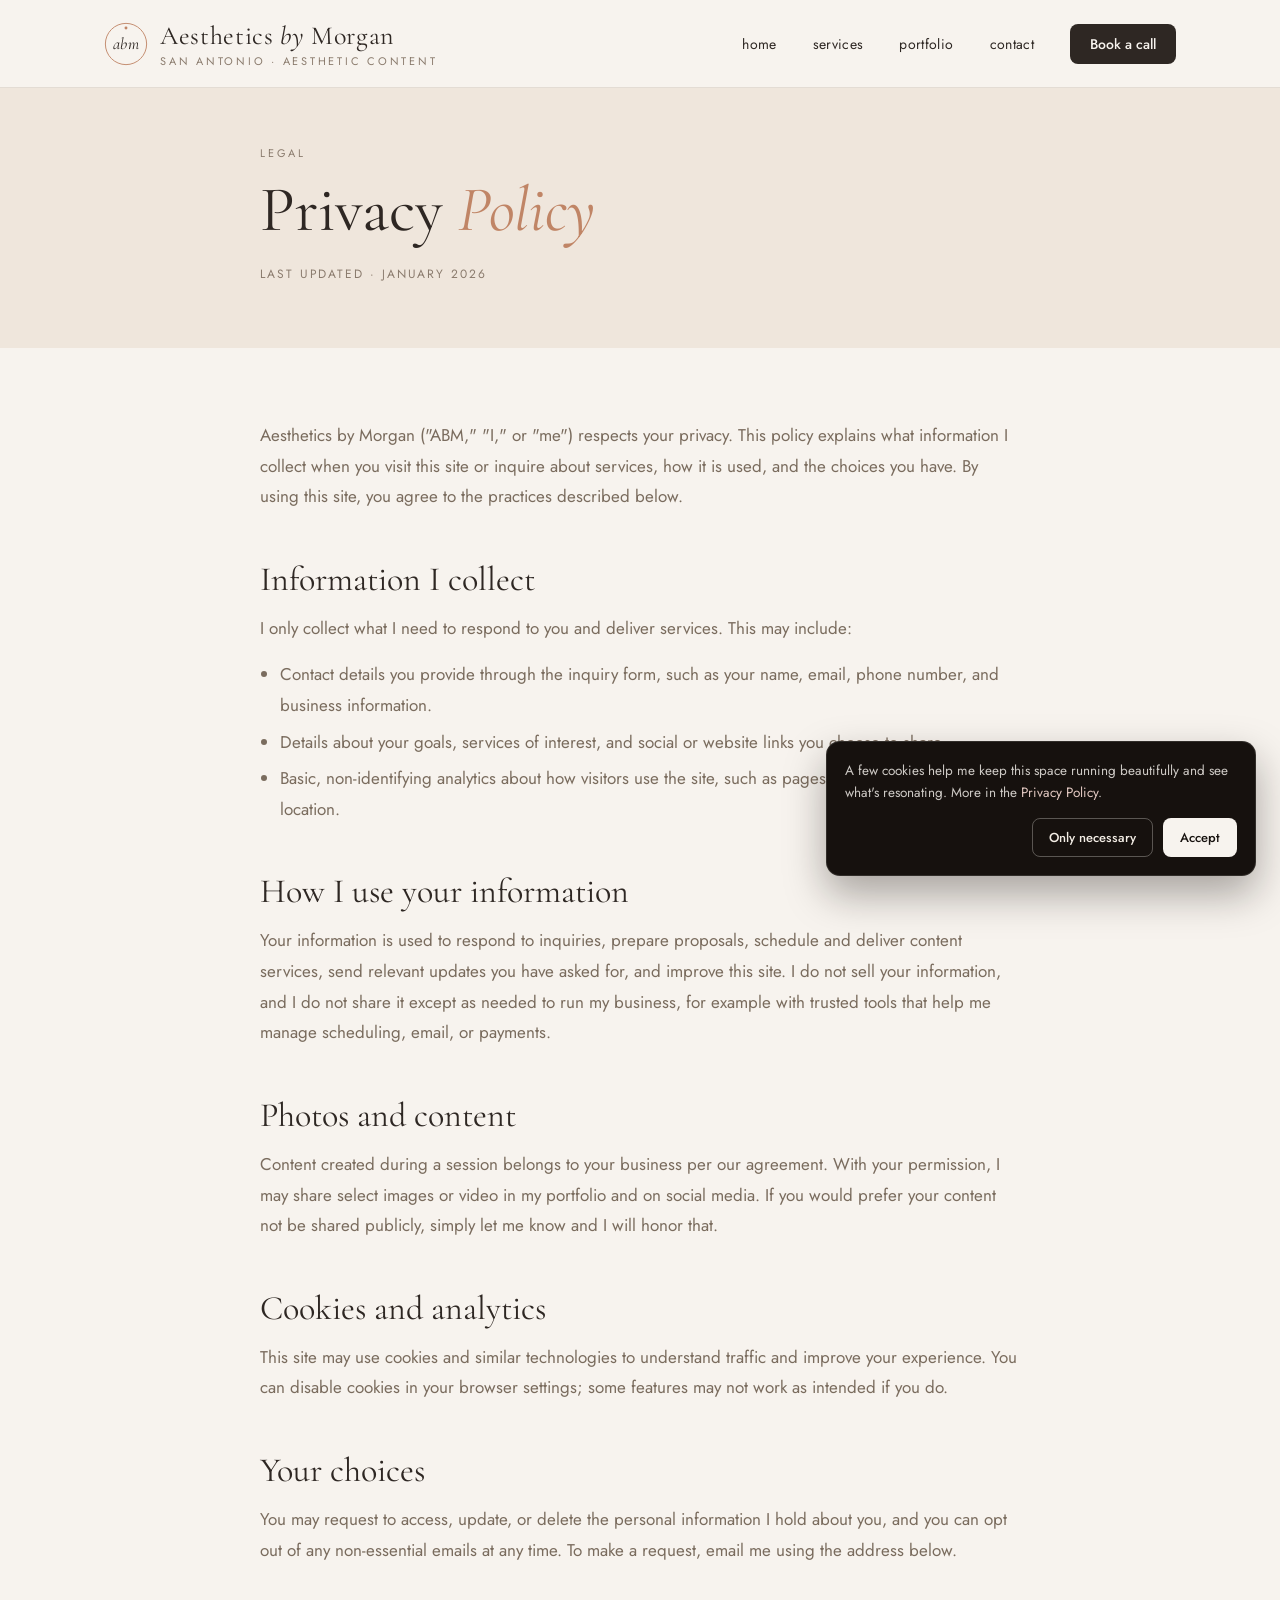
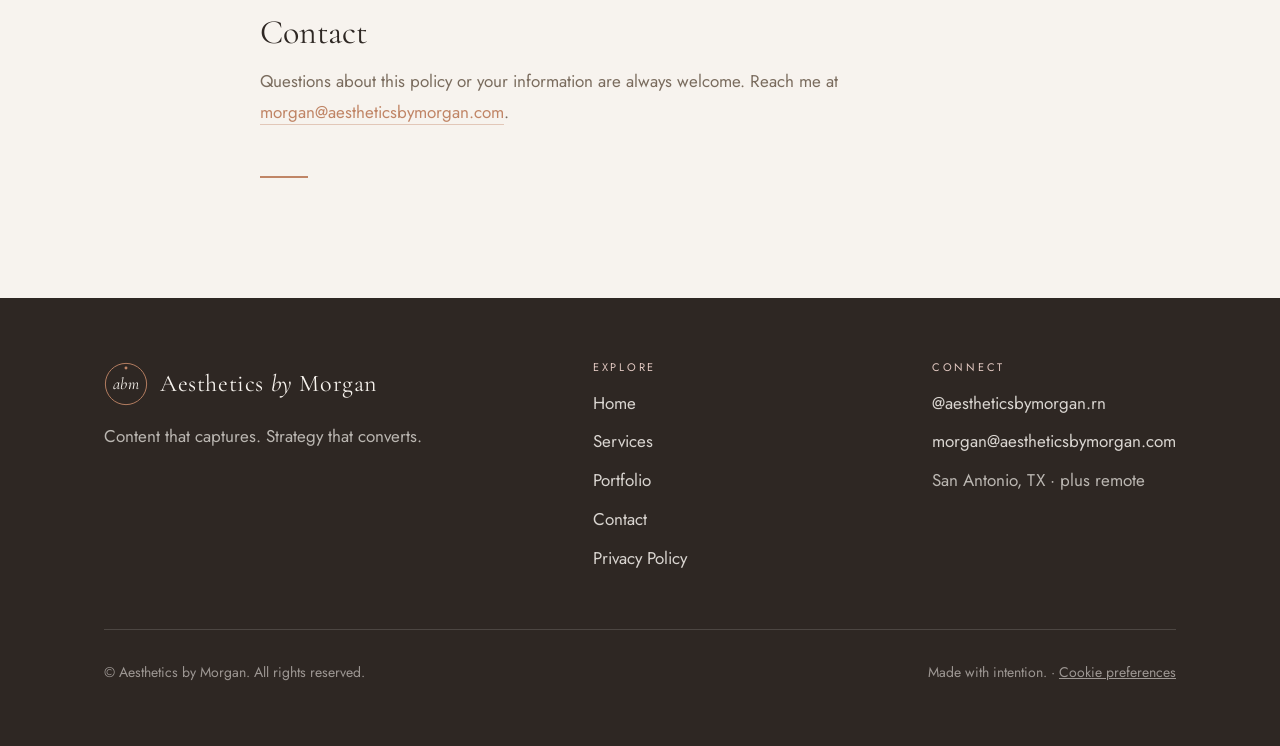
<file: privacy.html>
<!DOCTYPE html>
<html lang="en">
<head>
  <script>
    // Google Consent Mode v2 — default everything to denied until the visitor accepts
    window.dataLayer = window.dataLayer || [];
    function gtag(){dataLayer.push(arguments);}
    gtag('consent','default',{'ad_storage':'denied','ad_user_data':'denied','ad_personalization':'denied','analytics_storage':'denied','functionality_storage':'granted','security_storage':'granted','wait_for_update':500});
    try{ if(localStorage.getItem('abmConsent')==='granted'){ gtag('consent','update',{'ad_storage':'granted','ad_user_data':'granted','ad_personalization':'granted','analytics_storage':'granted'}); } }catch(e){}
  </script>
  <meta charset="utf-8">
  <meta name="viewport" content="width=device-width, initial-scale=1">
  <title>Privacy Policy · Aesthetics by Morgan</title>
  <link rel="icon" href="favicon.svg" type="image/svg+xml">
  <link rel="icon" href="favicon-32x32.png" sizes="32x32" type="image/png">
  <link rel="icon" href="favicon-16x16.png" sizes="16x16" type="image/png">
  <link rel="apple-touch-icon" href="apple-touch-icon.png">
  <meta name="theme-color" content="#16110e">
  <link rel="canonical" href="https://aestheticsbymorgan.com/privacy.html">
  <meta property="og:type" content="website">
  <meta property="og:site_name" content="Aesthetics by Morgan">
  <meta property="og:title" content="Privacy Policy - Aesthetics by Morgan">
  <meta property="og:description" content="Content & strategy for aesthetic providers in San Antonio.">
  <meta property="og:url" content="https://aestheticsbymorgan.com/privacy.html">
  <meta property="og:image" content="https://aestheticsbymorgan.com/og-image.jpg">
  <meta property="og:image:width" content="1200">
  <meta property="og:image:height" content="630">
  <meta name="twitter:card" content="summary_large_image">
  <meta name="twitter:title" content="Privacy Policy - Aesthetics by Morgan">
  <meta name="twitter:description" content="Content & strategy for aesthetic providers in San Antonio.">
  <meta name="twitter:image" content="https://aestheticsbymorgan.com/og-image.jpg">

  <link rel="preconnect" href="https://fonts.googleapis.com">
  <link rel="preconnect" href="https://fonts.gstatic.com" crossorigin>
  <link rel="preload" as="style" href="https://fonts.googleapis.com/css2?family=Cormorant+Garamond:ital,wght@0,400;0,500;1,400&family=Jost:wght@300;400;500&display=swap" onload="this.onload=null;this.rel='stylesheet'">
  <noscript><link rel="stylesheet" href="https://fonts.googleapis.com/css2?family=Cormorant+Garamond:ital,wght@0,400;0,500;1,400&family=Jost:wght@300;400;500&display=swap"></noscript>
  <style>
:root{--abm-ivory: #f7f3ee;--abm-linen: #efe6dc;--abm-greige: #dcd3c9;--abm-blush: #e3c9c2;--abm-clay: #c08566;--abm-clay-dark: #a9714f;--abm-espresso: #2e2723;--abm-taupe: #8a7b6d;--abm-taupe-ink: #7a6c5e;--abm-font-display: "Cormorant Garamond", Georgia, serif;--abm-font-body: "Jost", system-ui, sans-serif}*,:before,:after{--tw-border-spacing-x: 0;--tw-border-spacing-y: 0;--tw-translate-x: 0;--tw-translate-y: 0;--tw-rotate: 0;--tw-skew-x: 0;--tw-skew-y: 0;--tw-scale-x: 1;--tw-scale-y: 1;--tw-pan-x: ;--tw-pan-y: ;--tw-pinch-zoom: ;--tw-scroll-snap-strictness: proximity;--tw-gradient-from-position: ;--tw-gradient-via-position: ;--tw-gradient-to-position: ;--tw-ordinal: ;--tw-slashed-zero: ;--tw-numeric-figure: ;--tw-numeric-spacing: ;--tw-numeric-fraction: ;--tw-ring-inset: ;--tw-ring-offset-width: 0px;--tw-ring-offset-color: #fff;--tw-ring-color: rgb(59 130 246 / .5);--tw-ring-offset-shadow: 0 0 #0000;--tw-ring-shadow: 0 0 #0000;--tw-shadow: 0 0 #0000;--tw-shadow-colored: 0 0 #0000;--tw-blur: ;--tw-brightness: ;--tw-contrast: ;--tw-grayscale: ;--tw-hue-rotate: ;--tw-invert: ;--tw-saturate: ;--tw-sepia: ;--tw-drop-shadow: ;--tw-backdrop-blur: ;--tw-backdrop-brightness: ;--tw-backdrop-contrast: ;--tw-backdrop-grayscale: ;--tw-backdrop-hue-rotate: ;--tw-backdrop-invert: ;--tw-backdrop-opacity: ;--tw-backdrop-saturate: ;--tw-backdrop-sepia: ;--tw-contain-size: ;--tw-contain-layout: ;--tw-contain-paint: ;--tw-contain-style: }::backdrop{--tw-border-spacing-x: 0;--tw-border-spacing-y: 0;--tw-translate-x: 0;--tw-translate-y: 0;--tw-rotate: 0;--tw-skew-x: 0;--tw-skew-y: 0;--tw-scale-x: 1;--tw-scale-y: 1;--tw-pan-x: ;--tw-pan-y: ;--tw-pinch-zoom: ;--tw-scroll-snap-strictness: proximity;--tw-gradient-from-position: ;--tw-gradient-via-position: ;--tw-gradient-to-position: ;--tw-ordinal: ;--tw-slashed-zero: ;--tw-numeric-figure: ;--tw-numeric-spacing: ;--tw-numeric-fraction: ;--tw-ring-inset: ;--tw-ring-offset-width: 0px;--tw-ring-offset-color: #fff;--tw-ring-color: rgb(59 130 246 / .5);--tw-ring-offset-shadow: 0 0 #0000;--tw-ring-shadow: 0 0 #0000;--tw-shadow: 0 0 #0000;--tw-shadow-colored: 0 0 #0000;--tw-blur: ;--tw-brightness: ;--tw-contrast: ;--tw-grayscale: ;--tw-hue-rotate: ;--tw-invert: ;--tw-saturate: ;--tw-sepia: ;--tw-drop-shadow: ;--tw-backdrop-blur: ;--tw-backdrop-brightness: ;--tw-backdrop-contrast: ;--tw-backdrop-grayscale: ;--tw-backdrop-hue-rotate: ;--tw-backdrop-invert: ;--tw-backdrop-opacity: ;--tw-backdrop-saturate: ;--tw-backdrop-sepia: ;--tw-contain-size: ;--tw-contain-layout: ;--tw-contain-paint: ;--tw-contain-style: }*,:before,:after{box-sizing:border-box;border-width:0;border-style:solid;border-color:#e5e7eb}:before,:after{--tw-content: ""}html,:host{line-height:1.5;-webkit-text-size-adjust:100%;-moz-tab-size:4;-o-tab-size:4;tab-size:4;font-family:ui-sans-serif,system-ui,sans-serif,"Apple Color Emoji","Segoe UI Emoji",Segoe UI Symbol,"Noto Color Emoji";font-feature-settings:normal;font-variation-settings:normal;-webkit-tap-highlight-color:transparent}body{margin:0;line-height:inherit}hr{height:0;color:inherit;border-top-width:1px}abbr:where([title]){-webkit-text-decoration:underline dotted;text-decoration:underline dotted}h1,h2,h3,h4,h5,h6{font-size:inherit;font-weight:inherit}a{color:inherit;text-decoration:inherit}b,strong{font-weight:bolder}code,kbd,samp,pre{font-family:ui-monospace,SFMono-Regular,Menlo,Monaco,Consolas,Liberation Mono,Courier New,monospace;font-feature-settings:normal;font-variation-settings:normal;font-size:1em}small{font-size:80%}sub,sup{font-size:75%;line-height:0;position:relative;vertical-align:baseline}sub{bottom:-.25em}sup{top:-.5em}table{text-indent:0;border-color:inherit;border-collapse:collapse}button,input,optgroup,select,textarea{font-family:inherit;font-feature-settings:inherit;font-variation-settings:inherit;font-size:100%;font-weight:inherit;line-height:inherit;letter-spacing:inherit;color:inherit;margin:0;padding:0}button,select{text-transform:none}button,input:where([type=button]),input:where([type=reset]),input:where([type=submit]){-webkit-appearance:button;background-color:transparent;background-image:none}:-moz-focusring{outline:auto}:-moz-ui-invalid{box-shadow:none}progress{vertical-align:baseline}::-webkit-inner-spin-button,::-webkit-outer-spin-button{height:auto}[type=search]{-webkit-appearance:textfield;outline-offset:-2px}::-webkit-search-decoration{-webkit-appearance:none}::-webkit-file-upload-button{-webkit-appearance:button;font:inherit}summary{display:list-item}blockquote,dl,dd,h1,h2,h3,h4,h5,h6,hr,figure,p,pre{margin:0}fieldset{margin:0;padding:0}legend{padding:0}ol,ul,menu{list-style:none;margin:0;padding:0}dialog{padding:0}textarea{resize:vertical}input::-moz-placeholder,textarea::-moz-placeholder{opacity:1;color:#9ca3af}input::placeholder,textarea::placeholder{opacity:1;color:#9ca3af}button,[role=button]{cursor:pointer}:disabled{cursor:default}img,svg,video,canvas,audio,iframe,embed,object{display:block;vertical-align:middle}img,video{max-width:100%;height:auto}[hidden]:where(:not([hidden=until-found])){display:none}.abm-root{font-family:Jost,system-ui,sans-serif;font-size:1.0625rem;line-height:1.7;--tw-text-opacity: 1;color:rgb(46 39 35 / var(--tw-text-opacity, 1))}.abm-root :where(h1,h2,h3,h4){font-family:Cormorant Garamond,Georgia,serif;--tw-text-opacity: 1;color:rgb(46 39 35 / var(--tw-text-opacity, 1))}.abm-eyebrow{font-family:Jost,system-ui,sans-serif;font-size:.6875rem;line-height:1;text-transform:uppercase;letter-spacing:.25em;--tw-text-opacity: 1;color:rgb(138 123 109 / var(--tw-text-opacity, 1))}.abm-lockup-roman{font-family:Cormorant Garamond,Georgia,serif;font-weight:400;--tw-text-opacity: 1;color:rgb(46 39 35 / var(--tw-text-opacity, 1))}.abm-lockup-italic{font-family:Cormorant Garamond,Georgia,serif;font-style:italic;--tw-text-opacity: 1;color:rgb(192 133 102 / var(--tw-text-opacity, 1))}.abm-btn-primary{display:inline-flex;cursor:pointer;align-items:center;justify-content:center;border-radius:.5rem;padding:.875rem 1.75rem;font-family:Jost,system-ui,sans-serif;font-weight:500;text-decoration-line:none;transition-property:color,background-color,border-color,text-decoration-color,fill,stroke;transition-timing-function:cubic-bezier(.4,0,.2,1);transition-duration:.2s}.abm-btn-primary:active{transform:translateY(1px)}.abm-btn-primary{--tw-bg-opacity: 1;background-color:rgb(192 133 102 / var(--tw-bg-opacity, 1));--tw-text-opacity: 1;color:rgb(247 243 238 / var(--tw-text-opacity, 1))}.abm-btn-primary:hover{--tw-bg-opacity: 1;background-color:rgb(169 113 79 / var(--tw-bg-opacity, 1))}.abm-btn-secondary{display:inline-flex;cursor:pointer;align-items:center;justify-content:center;border-radius:.5rem;padding:.875rem 1.75rem;font-family:Jost,system-ui,sans-serif;font-weight:500;text-decoration-line:none;transition-property:color,background-color,border-color,text-decoration-color,fill,stroke;transition-timing-function:cubic-bezier(.4,0,.2,1);transition-duration:.2s}.abm-btn-secondary:active{transform:translateY(1px)}.abm-btn-secondary{border-width:1px;--tw-border-opacity: 1;border-color:rgb(46 39 35 / var(--tw-border-opacity, 1));background-color:transparent;--tw-text-opacity: 1;color:rgb(46 39 35 / var(--tw-text-opacity, 1))}.abm-btn-secondary:hover{--tw-bg-opacity: 1;background-color:rgb(46 39 35 / var(--tw-bg-opacity, 1));--tw-text-opacity: 1;color:rgb(247 243 238 / var(--tw-text-opacity, 1))}.abm-card{border-radius:.75rem;border-width:1px;border-color:#dcd3c9b3;--tw-bg-opacity: 1;background-color:rgb(239 230 220 / var(--tw-bg-opacity, 1));padding:1.75rem}.abm-card-ivory{border-radius:.75rem;border-width:1px;border-color:#dcd3c9b3;background-color:rgb(239 230 220 / var(--tw-bg-opacity, 1));padding:1.75rem;--tw-bg-opacity: 1;background-color:rgb(247 243 238 / var(--tw-bg-opacity, 1))}.abm-tag{display:inline-flex;align-items:center;border-radius:9999px;--tw-bg-opacity: 1;background-color:rgb(227 201 194 / var(--tw-bg-opacity, 1));padding:.25rem .75rem;font-family:Jost,system-ui,sans-serif;font-size:.875rem;line-height:1.25rem;--tw-text-opacity: 1;color:rgb(46 39 35 / var(--tw-text-opacity, 1))}.abm-tag-linen{display:inline-flex;align-items:center;border-radius:9999px;background-color:rgb(227 201 194 / var(--tw-bg-opacity, 1));padding:.25rem .75rem;font-family:Jost,system-ui,sans-serif;font-size:.875rem;line-height:1.25rem;--tw-text-opacity: 1;color:rgb(46 39 35 / var(--tw-text-opacity, 1));--tw-bg-opacity: 1;background-color:rgb(239 230 220 / var(--tw-bg-opacity, 1))}.abm-root :where(a,button,input,textarea,select,[tabindex]):focus-visible{border-radius:.125rem;outline:2px solid transparent;outline-offset:2px;--tw-ring-offset-shadow: var(--tw-ring-inset) 0 0 0 var(--tw-ring-offset-width) var(--tw-ring-offset-color);--tw-ring-shadow: var(--tw-ring-inset) 0 0 0 calc(2px + var(--tw-ring-offset-width)) var(--tw-ring-color);box-shadow:var(--tw-ring-offset-shadow),var(--tw-ring-shadow),var(--tw-shadow, 0 0 #0000);--tw-ring-opacity: 1;--tw-ring-color: rgb(192 133 102 / var(--tw-ring-opacity, 1));--tw-ring-offset-width: 2px;--tw-ring-offset-color: #F7F3EE}.visible{visibility:visible}.absolute{position:absolute}.relative{position:relative}.inset-0{top:0;right:0;bottom:0;left:0}.z-10{z-index:10}.-mx-7{margin-left:-1.75rem;margin-right:-1.75rem}.mx-auto{margin-left:auto;margin-right:auto}.-mr-2{margin-right:-.5rem}.-mt-7{margin-top:-1.75rem}.mb-2{margin-bottom:.5rem}.mb-3{margin-bottom:.75rem}.mb-4{margin-bottom:1rem}.mb-5{margin-bottom:1.25rem}.mb-6{margin-bottom:1.5rem}.mt-1{margin-top:.25rem}.mt-14{margin-top:3.5rem}.mt-2{margin-top:.5rem}.mt-3{margin-top:.75rem}.mt-4{margin-top:1rem}.mt-6{margin-top:1.5rem}.mt-7{margin-top:1.75rem}.mt-9{margin-top:2.25rem}.block{display:block}.inline{display:inline}.flex{display:flex}.table{display:table}.grid{display:grid}.hidden{display:none}.aspect-\[4\/3\]{aspect-ratio:4/3}.aspect-\[4\/5\]{aspect-ratio:4/5}.aspect-\[9\/16\]{aspect-ratio:9/16}.aspect-square{aspect-ratio:1 / 1}.h-11{height:2.75rem}.h-full{height:100%}.w-11{width:2.75rem}.w-44{width:11rem}.w-full{width:100%}.max-w-6xl{max-width:72rem}.max-w-xl{max-width:36rem}.max-w-xs{max-width:20rem}.flex-none{flex:none}.grow{flex-grow:1}.flex-col{flex-direction:column}.flex-wrap{flex-wrap:wrap}.items-start{align-items:flex-start}.items-center{align-items:center}.justify-between{justify-content:space-between}.gap-10{gap:2.5rem}.gap-3{gap:.75rem}.gap-4{gap:1rem}.gap-9{gap:2.25rem}.space-y-2\.5>:not([hidden])~:not([hidden]){--tw-space-y-reverse: 0;margin-top:calc(.625rem * calc(1 - var(--tw-space-y-reverse)));margin-bottom:calc(.625rem * var(--tw-space-y-reverse))}.self-start{align-self:flex-start}.overflow-hidden{overflow:hidden}.rounded-card{border-radius:.75rem}.rounded-t-card{border-top-left-radius:.75rem;border-top-right-radius:.75rem}.border{border-width:1px}.border-b{border-bottom-width:1px}.border-t{border-top-width:1px}.\!border-ivory{--tw-border-opacity: 1 !important;border-color:rgb(247 243 238 / var(--tw-border-opacity, 1))!important}.border-greige\/70{border-color:#dcd3c9b3}.border-ivory\/15{border-color:#f7f3ee26}.bg-blush{--tw-bg-opacity: 1;background-color:rgb(227 201 194 / var(--tw-bg-opacity, 1))}.bg-espresso{--tw-bg-opacity: 1;background-color:rgb(46 39 35 / var(--tw-bg-opacity, 1))}.bg-espresso\/45{background-color:#2e272373}.bg-ivory{--tw-bg-opacity: 1;background-color:rgb(247 243 238 / var(--tw-bg-opacity, 1))}.bg-linen{--tw-bg-opacity: 1;background-color:rgb(239 230 220 / var(--tw-bg-opacity, 1))}.bg-gradient-to-br{background-image:linear-gradient(to bottom right,var(--tw-gradient-stops))}.from-greige{--tw-gradient-from: #DCD3C9 var(--tw-gradient-from-position);--tw-gradient-to: rgb(220 211 201 / 0) var(--tw-gradient-to-position);--tw-gradient-stops: var(--tw-gradient-from), var(--tw-gradient-to)}.via-linen{--tw-gradient-to: rgb(239 230 220 / 0) var(--tw-gradient-to-position);--tw-gradient-stops: var(--tw-gradient-from), #EFE6DC var(--tw-gradient-via-position), var(--tw-gradient-to)}.to-blush{--tw-gradient-to: #E3C9C2 var(--tw-gradient-to-position)}.object-cover{-o-object-fit:cover;object-fit:cover}.p-2{padding:.5rem}.\!px-5{padding-left:1.25rem!important;padding-right:1.25rem!important}.\!py-2\.5{padding-top:.625rem!important;padding-bottom:.625rem!important}.px-6{padding-left:1.5rem;padding-right:1.5rem}.py-1{padding-top:.25rem;padding-bottom:.25rem}.py-16{padding-top:4rem;padding-bottom:4rem}.py-20{padding-top:5rem;padding-bottom:5rem}.py-3{padding-top:.75rem;padding-bottom:.75rem}.py-4{padding-top:1rem;padding-bottom:1rem}.py-5{padding-top:1.25rem;padding-bottom:1.25rem}.pb-24{padding-bottom:6rem}.pt-28{padding-top:7rem}.pt-8{padding-top:2rem}.text-center{text-align:center}.font-body{font-family:Jost,system-ui,sans-serif}.font-display{font-family:Cormorant Garamond,Georgia,serif}.text-2xl{font-size:1.5rem;line-height:2rem}.text-5xl{font-size:3rem;line-height:1}.text-h2{font-size:2.25rem;line-height:1.15}.text-h3{font-size:1.5rem;line-height:1.25}.text-sm{font-size:.875rem;line-height:1.25rem}.text-xl{font-size:1.25rem;line-height:1.75rem}.font-medium{font-weight:500}.font-normal{font-weight:400}.uppercase{text-transform:uppercase}.italic{font-style:italic}.leading-\[1\.02\]{line-height:1.02}.leading-\[1\.05\]{line-height:1.05}.leading-none{line-height:1}.leading-snug{line-height:1.375}.leading-tight{line-height:1.25}.tracking-wide{letter-spacing:.025em}.\!text-ivory{--tw-text-opacity: 1 !important;color:rgb(247 243 238 / var(--tw-text-opacity, 1))!important}.text-blush{--tw-text-opacity: 1;color:rgb(227 201 194 / var(--tw-text-opacity, 1))}.text-espresso{--tw-text-opacity: 1;color:rgb(46 39 35 / var(--tw-text-opacity, 1))}.text-espresso\/70{color:#2e2723b3}.text-ivory{--tw-text-opacity: 1;color:rgb(247 243 238 / var(--tw-text-opacity, 1))}.text-ivory\/55{color:#f7f3ee8c}.text-ivory\/70{color:#f7f3eeb3}.text-ivory\/85{color:#f7f3eed9}.text-ivory\/90{color:#f7f3eee6}.text-taupe-ink{--tw-text-opacity: 1;color:rgb(122 108 94 / var(--tw-text-opacity, 1))}.no-underline{text-decoration-line:none}.shadow{--tw-shadow: 0 1px 3px 0 rgb(0 0 0 / .1), 0 1px 2px -1px rgb(0 0 0 / .1);--tw-shadow-colored: 0 1px 3px 0 var(--tw-shadow-color), 0 1px 2px -1px var(--tw-shadow-color);box-shadow:var(--tw-ring-offset-shadow, 0 0 #0000),var(--tw-ring-shadow, 0 0 #0000),var(--tw-shadow)}.outline{outline-style:solid}.ring{--tw-ring-offset-shadow: var(--tw-ring-inset) 0 0 0 var(--tw-ring-offset-width) var(--tw-ring-offset-color);--tw-ring-shadow: var(--tw-ring-inset) 0 0 0 calc(3px + var(--tw-ring-offset-width)) var(--tw-ring-color);box-shadow:var(--tw-ring-offset-shadow),var(--tw-ring-shadow),var(--tw-shadow, 0 0 #0000)}.filter{filter:var(--tw-blur) var(--tw-brightness) var(--tw-contrast) var(--tw-grayscale) var(--tw-hue-rotate) var(--tw-invert) var(--tw-saturate) var(--tw-sepia) var(--tw-drop-shadow)}.transition-colors{transition-property:color,background-color,border-color,text-decoration-color,fill,stroke;transition-timing-function:cubic-bezier(.4,0,.2,1);transition-duration:.15s}.abm-lift{transition:transform .3s ease,border-color .3s ease}@media (prefers-reduced-motion: no-preference){.abm-lift:hover{transform:translateY(-4px);border-color:#c0856673}}@media (prefers-reduced-motion: reduce){.abm-lift:hover{border-color:#c0856673}}.abm-acc>summary{list-style:none;cursor:pointer}.abm-acc>summary::-webkit-details-marker{display:none}.abm-acc .abm-acc-icon{transition:transform .25s ease;color:var(--abm-clay)}.abm-acc[open] .abm-acc-icon{transform:rotate(45deg)}.abm-acc[open]>summary .abm-acc-title{color:var(--abm-clay)}.abm-accordion>.abm-acc:last-child{border-bottom:1px solid rgb(220 211 201 / .7)}.abm-media{transition:transform .6s ease}@media (prefers-reduced-motion: no-preference){.abm-media-frame:hover .abm-media{transform:scale(1.04)}}.abm-marquee{overflow:hidden;-webkit-mask-image:linear-gradient(to right,transparent,#000 6%,#000 94%,transparent);mask-image:linear-gradient(to right,transparent,#000 6%,#000 94%,transparent)}.abm-marquee-track{display:flex;gap:1.25rem;width:-moz-max-content;width:max-content;animation:abm-marquee 45s linear infinite}.abm-marquee:hover .abm-marquee-track,.abm-marquee:focus-within .abm-marquee-track{animation-play-state:paused}@keyframes abm-marquee{0%{transform:translate(0)}to{transform:translate(-50%)}}@media (prefers-reduced-motion: reduce){.abm-marquee{overflow-x:auto;-webkit-mask-image:none;mask-image:none}.abm-marquee-track{animation:none}}.hover\:\!bg-ivory:hover{--tw-bg-opacity: 1 !important;background-color:rgb(247 243 238 / var(--tw-bg-opacity, 1))!important}.hover\:\!text-espresso:hover{--tw-text-opacity: 1 !important;color:rgb(46 39 35 / var(--tw-text-opacity, 1))!important}.hover\:text-clay:hover{--tw-text-opacity: 1;color:rgb(192 133 102 / var(--tw-text-opacity, 1))}@media (min-width: 640px){.sm\:w-52{width:13rem}.sm\:flex-row{flex-direction:row}.sm\:items-center{align-items:center}.sm\:text-6xl{font-size:3.75rem;line-height:1}}@media (min-width: 768px){.md\:flex{display:flex}.md\:hidden{display:none}.md\:grid-cols-3{grid-template-columns:repeat(3,minmax(0,1fr))}.md\:justify-self-end{justify-self:end}.md\:justify-self-center{justify-self:center}.md\:px-10{padding-left:2.5rem;padding-right:2.5rem}.md\:py-24{padding-top:6rem;padding-bottom:6rem}.md\:text-5xl{font-size:3rem;line-height:1}.md\:text-\[1\.625rem\]{font-size:1.625rem}.md\:text-h2{font-size:2.25rem;line-height:1.15}.md\:text-hero{font-size:4rem;line-height:1.05}}
  </style>
  <style>
    html { scroll-behavior: smooth; }
    body { margin: 0; }
    #abm-nav { position: fixed; top: 0; left: 0; right: 0; z-index: 50; background: #f7f3ee; border-bottom: 1px solid rgba(220,211,201,.7); }
    .abm-btn-primary, .abm-btn-secondary { white-space: nowrap; }
    .abm-btn-primary{ background:#2e2723 !important; color:#f7f3ee !important; }
    .abm-btn-primary:hover{ background:#16110e !important; }

    .abm-prose h2 { font-weight: 400; font-size: clamp(26px,3.2vw,34px); line-height: 1.15; color: #2e2723; margin: 48px 0 14px; }
    .abm-prose p { font-size: 17px; line-height: 1.8; color: #7a6c5e; margin: 0 0 16px; }
    .abm-prose a { color: #c08566; text-decoration: none; border-bottom: 1px solid rgba(192,133,102,.4); }
    .abm-prose ul { margin: 0 0 16px; padding-left: 20px; list-style: disc; }
    .abm-prose li { font-size: 17px; line-height: 1.8; color: #7a6c5e; margin-bottom: 6px; }
    @media (prefers-reduced-motion: reduce) { html { scroll-behavior: auto; } }
  </style>
</head>
<body>
<div class="abm-root" style="background:#f7f3ee;min-height:100vh">

<!-- ============ NAVBAR ============ -->
<header id="abm-nav">
  <nav aria-label="Primary">
    <div class="mx-auto w-full max-w-6xl px-6 md:px-10 flex items-center justify-between py-5">
      <a href="index.html" class="flex items-center gap-3 no-underline leading-none text-espresso" aria-label="Aesthetics by Morgan, home">
        <svg viewBox="0 0 48 48" class="h-11 w-11 flex-none" aria-hidden="true">
          <circle cx="24" cy="24" r="22.5" fill="none" stroke="#C08566" stroke-width="1"/>
          <circle cx="24" cy="6.5" r="1.6" fill="#C08566"/>
          <text x="24" y="24" text-anchor="middle" dominant-baseline="central" font-family="'Cormorant Garamond', Georgia, serif" font-style="italic" font-size="18" letter-spacing="0.5" fill="currentColor">abm</text>
        </svg>
        <span class="block">
          <span class="block font-display md:text-[1.625rem] text-2xl tracking-wide" style="white-space:nowrap">Aesthetics <em>by</em> Morgan</span>
          <span class="block abm-eyebrow mt-1">San Antonio · aesthetic content</span>
        </span>
      </a>
      <div class="hidden md:flex items-center gap-9">
        <a href="index.html" class="font-body text-sm tracking-wide no-underline transition-colors hover:text-clay text-espresso">home</a>
        <a href="services.html" class="font-body text-sm tracking-wide no-underline transition-colors hover:text-clay text-espresso">services</a>
        <a href="index.html#portfolio" class="font-body text-sm tracking-wide no-underline transition-colors hover:text-clay text-espresso">portfolio</a>
        <a href="contact.html" class="font-body text-sm tracking-wide no-underline transition-colors hover:text-clay text-espresso">contact</a>
        <a href="contact.html" class="abm-btn-primary !py-2.5 !px-5 text-sm">Book a call</a>
      </div>
      <button id="nav-toggle" type="button" class="md:hidden flex items-center p-2 -mr-2 text-espresso" aria-label="Open menu" aria-expanded="false" style="background:transparent;border:none;cursor:pointer">
        <svg id="icon-ham" width="26" height="26" viewBox="0 0 24 24" fill="none" stroke="currentColor" stroke-width="1.5" stroke-linecap="round" aria-hidden="true">
          <line x1="3" y1="7" x2="21" y2="7"/><line x1="3" y1="12" x2="21" y2="12"/><line x1="3" y1="17" x2="21" y2="17"/>
        </svg>
        <svg id="icon-x" class="hidden" width="26" height="26" viewBox="0 0 24 24" fill="none" stroke="currentColor" stroke-width="1.5" stroke-linecap="round" aria-hidden="true">
          <line x1="5" y1="5" x2="19" y2="19"/><line x1="19" y1="5" x2="5" y2="19"/>
        </svg>
      </button>
    </div>
    <div id="nav-mobile" class="md:hidden hidden" style="background:#f7f3ee;border-top:1px solid rgba(220,211,201,.7)">
      <div class="mx-auto w-full max-w-6xl px-6 flex flex-col py-4">
        <a href="index.html" class="font-body text-sm py-3 text-espresso no-underline">home</a>
        <a href="services.html" class="font-body text-sm py-3 text-espresso no-underline">services</a>
        <a href="index.html#portfolio" class="font-body text-sm py-3 text-espresso no-underline">portfolio</a>
        <a href="contact.html" class="font-body text-sm py-3 text-espresso no-underline">contact</a>
        <a href="contact.html" class="abm-btn-primary mt-2">Book a call</a>
      </div>
    </div>
  </nav>
</header>

<!-- ============ HEADER ============ -->
<section style="background:#efe6dc;padding:clamp(100px,13vw,148px) clamp(24px,5vw,40px) clamp(44px,6vw,64px)">
  <div style="max-width:760px;margin:0 auto">
    <p class="abm-eyebrow" style="margin:0 0 18px">Legal</p>
    <h1 style="font-weight:400;font-size:clamp(40px,5.6vw,64px);line-height:1.04;margin:0">
      Privacy <span class="italic" style="color:#c08566">Policy</span>
    </h1>
    <p style="margin:20px 0 0;font-family:'Jost',sans-serif;font-size:12px;letter-spacing:.16em;text-transform:uppercase;color:#8a7b6d">Last updated · January 2026</p>
  </div>
</section>

<!-- ============ PROSE ============ -->
<section style="background:#f7f3ee;padding:clamp(40px,6vw,72px) clamp(24px,5vw,40px) clamp(72px,10vw,120px)">
  <div class="abm-prose" style="max-width:760px;margin:0 auto">
    <p>Aesthetics by Morgan ("ABM," "I," or "me") respects your privacy. This policy explains what information I collect when you visit this site or inquire about services, how it is used, and the choices you have. By using this site, you agree to the practices described below.</p>

    <h2>Information I collect</h2>
    <p>I only collect what I need to respond to you and deliver services. This may include:</p>
    <ul>
      <li>Contact details you provide through the inquiry form, such as your name, email, phone number, and business information.</li>
      <li>Details about your goals, services of interest, and social or website links you choose to share.</li>
      <li>Basic, non-identifying analytics about how visitors use the site, such as pages viewed and general location.</li>
    </ul>

    <h2>How I use your information</h2>
    <p>Your information is used to respond to inquiries, prepare proposals, schedule and deliver content services, send relevant updates you have asked for, and improve this site. I do not sell your information, and I do not share it except as needed to run my business, for example with trusted tools that help me manage scheduling, email, or payments.</p>

    <h2>Photos and content</h2>
    <p>Content created during a session belongs to your business per our agreement. With your permission, I may share select images or video in my portfolio and on social media. If you would prefer your content not be shared publicly, simply let me know and I will honor that.</p>

    <h2>Cookies and analytics</h2>
    <p>This site may use cookies and similar technologies to understand traffic and improve your experience. You can disable cookies in your browser settings; some features may not work as intended if you do.</p>

    <h2>Your choices</h2>
    <p>You may request to access, update, or delete the personal information I hold about you, and you can opt out of any non-essential emails at any time. To make a request, email me using the address below.</p>

    <h2>Contact</h2>
    <p>Questions about this policy or your information are always welcome. Reach me at <a href="mailto:morgan@aestheticsbymorgan.com">morgan@aestheticsbymorgan.com</a>.</p>

    <div style="width:48px;height:2px;background:#c08566;margin:48px 0 0"></div>
  </div>
</section>

<!-- ============ FOOTER ============ -->
<footer class="bg-espresso text-ivory">
  <div class="mx-auto w-full max-w-6xl px-6 md:px-10 py-16">
    <div class="grid gap-10 md:grid-cols-3">
      <div>
        <a href="index.html" class="flex items-center gap-3 no-underline leading-none text-ivory" aria-label="Aesthetics by Morgan, home">
          <svg viewBox="0 0 48 48" class="h-11 w-11 flex-none" aria-hidden="true">
            <circle cx="24" cy="24" r="22.5" fill="none" stroke="#C08566" stroke-width="1"/>
            <circle cx="24" cy="6.5" r="1.6" fill="#C08566"/>
            <text x="24" y="24" text-anchor="middle" dominant-baseline="central" font-family="'Cormorant Garamond', Georgia, serif" font-style="italic" font-size="18" letter-spacing="0.5" fill="currentColor">abm</text>
          </svg>
          <span class="block font-display text-2xl tracking-wide">Aesthetics <em>by</em> Morgan</span>
        </a>
        <p class="mt-4 max-w-xs text-ivory/70">Content that captures. Strategy that converts.</p>
      </div>
      <nav class="md:justify-self-center" aria-label="Footer">
        <p class="abm-eyebrow text-blush mb-4">Explore</p>
        <ul class="space-y-2.5" style="list-style:none;margin:0;padding:0">
          <li><a href="index.html" class="text-ivory/85 no-underline hover:text-clay">Home</a></li>
          <li><a href="services.html" class="text-ivory/85 no-underline hover:text-clay">Services</a></li>
          <li><a href="index.html#portfolio" class="text-ivory/85 no-underline hover:text-clay">Portfolio</a></li>
          <li><a href="contact.html" class="text-ivory/85 no-underline hover:text-clay">Contact</a></li>
          <li><a href="privacy.html" class="text-ivory/85 no-underline hover:text-clay">Privacy Policy</a></li>
        </ul>
      </nav>
      <div class="md:justify-self-end">
        <p class="abm-eyebrow text-blush mb-4">Connect</p>
        <ul class="space-y-2.5" style="list-style:none;margin:0;padding:0">
          <li><a href="https://instagram.com/aestheticsbymorgan.rn" class="text-ivory/85 no-underline hover:text-clay">@aestheticsbymorgan.rn</a></li>
          <li><a href="mailto:morgan@aestheticsbymorgan.com" class="text-ivory/85 no-underline hover:text-clay">morgan@aestheticsbymorgan.com</a></li>
          <li><span class="text-ivory/70">San Antonio, TX · plus remote</span></li>
        </ul>
      </div>
    </div>
    <div class="mt-14 pt-8 border-t border-ivory/15 flex flex-col sm:flex-row items-start sm:items-center justify-between gap-3">
      <p class="text-sm text-ivory/55">© Aesthetics by Morgan. All rights reserved.</p>
      <p class="text-sm text-ivory/55">Made with intention. · <button type="button" onclick="window.abmOpenCookie&&window.abmOpenCookie()" style="background:none;border:0;color:inherit;font:inherit;text-decoration:underline;cursor:pointer;padding:0">Cookie preferences</button></p>
    </div>
  </div>
</footer>

</div>
<script>
  var toggle = document.getElementById('nav-toggle');
  var mobileMenu = document.getElementById('nav-mobile');
  var iconHam = document.getElementById('icon-ham');
  var iconX = document.getElementById('icon-x');
  toggle.addEventListener('click', function() {
    var isOpen = !mobileMenu.classList.contains('hidden');
    mobileMenu.classList.toggle('hidden', isOpen);
    iconHam.classList.toggle('hidden', !isOpen);
    iconX.classList.toggle('hidden', isOpen);
    toggle.setAttribute('aria-label', isOpen ? 'Open menu' : 'Close menu');
    toggle.setAttribute('aria-expanded', !isOpen);
  });
</script>
<!-- Cookie consent (Google Consent Mode v2) -->
<style>
  .abm-cookie{ position:fixed; left:16px; right:16px; bottom:16px; z-index:120; animation:abmCookieIn .4s ease; }
  @media(min-width:680px){ .abm-cookie{ left:auto; right:24px; bottom:24px; max-width:430px; } }
  @keyframes abmCookieIn{ from{ opacity:0; transform:translateY(12px); } to{ opacity:1; transform:none; } }
  @media (prefers-reduced-motion: reduce){ .abm-cookie{ animation:none; } }
  .abm-cookie-inner{ background:#16110e; color:#f3ede5; border:1px solid rgba(247,243,238,.12); border-radius:14px; padding:18px; box-shadow:0 18px 40px rgba(20,15,12,.35); }
  .abm-cookie-text{ margin:0 0 14px; font-family:'Jost',system-ui,sans-serif; font-size:13.5px; line-height:1.6; color:rgba(247,243,238,.82); }
  .abm-cookie-text a{ color:#e3c9c2; }
  .abm-cookie-btns{ display:flex; gap:10px; justify-content:flex-end; }
  .abm-cookie-btn{ font-family:'Jost',system-ui,sans-serif; font-size:13px; font-weight:500; border-radius:8px; padding:9px 16px; cursor:pointer; border:1px solid transparent; transition:background-color .15s; }
  .abm-cookie-btn.ghost{ background:transparent; color:#f3ede5; border-color:rgba(247,243,238,.3); }
  .abm-cookie-btn.ghost:hover{ background:rgba(247,243,238,.1); }
  .abm-cookie-btn.solid{ background:#f7f3ee; color:#16110e; }
  .abm-cookie-btn.solid:hover{ background:#e3c9c2; }
</style>
<div id="abm-cookie" class="abm-cookie" role="dialog" aria-label="Cookie consent" hidden>
  <div class="abm-cookie-inner">
    <p class="abm-cookie-text">A few cookies help me keep this space running beautifully and see what's resonating. More in the <a href="privacy.html">Privacy Policy</a>.</p>
    <div class="abm-cookie-btns">
      <button type="button" id="cookie-decline" class="abm-cookie-btn ghost">Only necessary</button>
      <button type="button" id="cookie-accept" class="abm-cookie-btn solid">Accept</button>
    </div>
  </div>
</div>
<script>
  (function(){
    var KEY='abmConsent';
    var banner=document.getElementById('abm-cookie'); if(!banner) return;
    var choice=null; try{ choice=localStorage.getItem(KEY); }catch(e){}
    if(!choice){ banner.hidden=false; }
    function decide(val){
      try{ localStorage.setItem(KEY,val); }catch(e){}
      if(val==='granted' && typeof gtag==='function'){
        gtag('consent','update',{'ad_storage':'granted','ad_user_data':'granted','ad_personalization':'granted','analytics_storage':'granted'});
      }
      banner.hidden=true;
    }
    var ok=document.getElementById('cookie-accept'); if(ok) ok.onclick=function(){ decide('granted'); };
    var no=document.getElementById('cookie-decline'); if(no) no.onclick=function(){ decide('denied'); };
    window.abmOpenCookie=function(){ banner.hidden=false; };
  })();
</script>
</body>
</html>
</file>
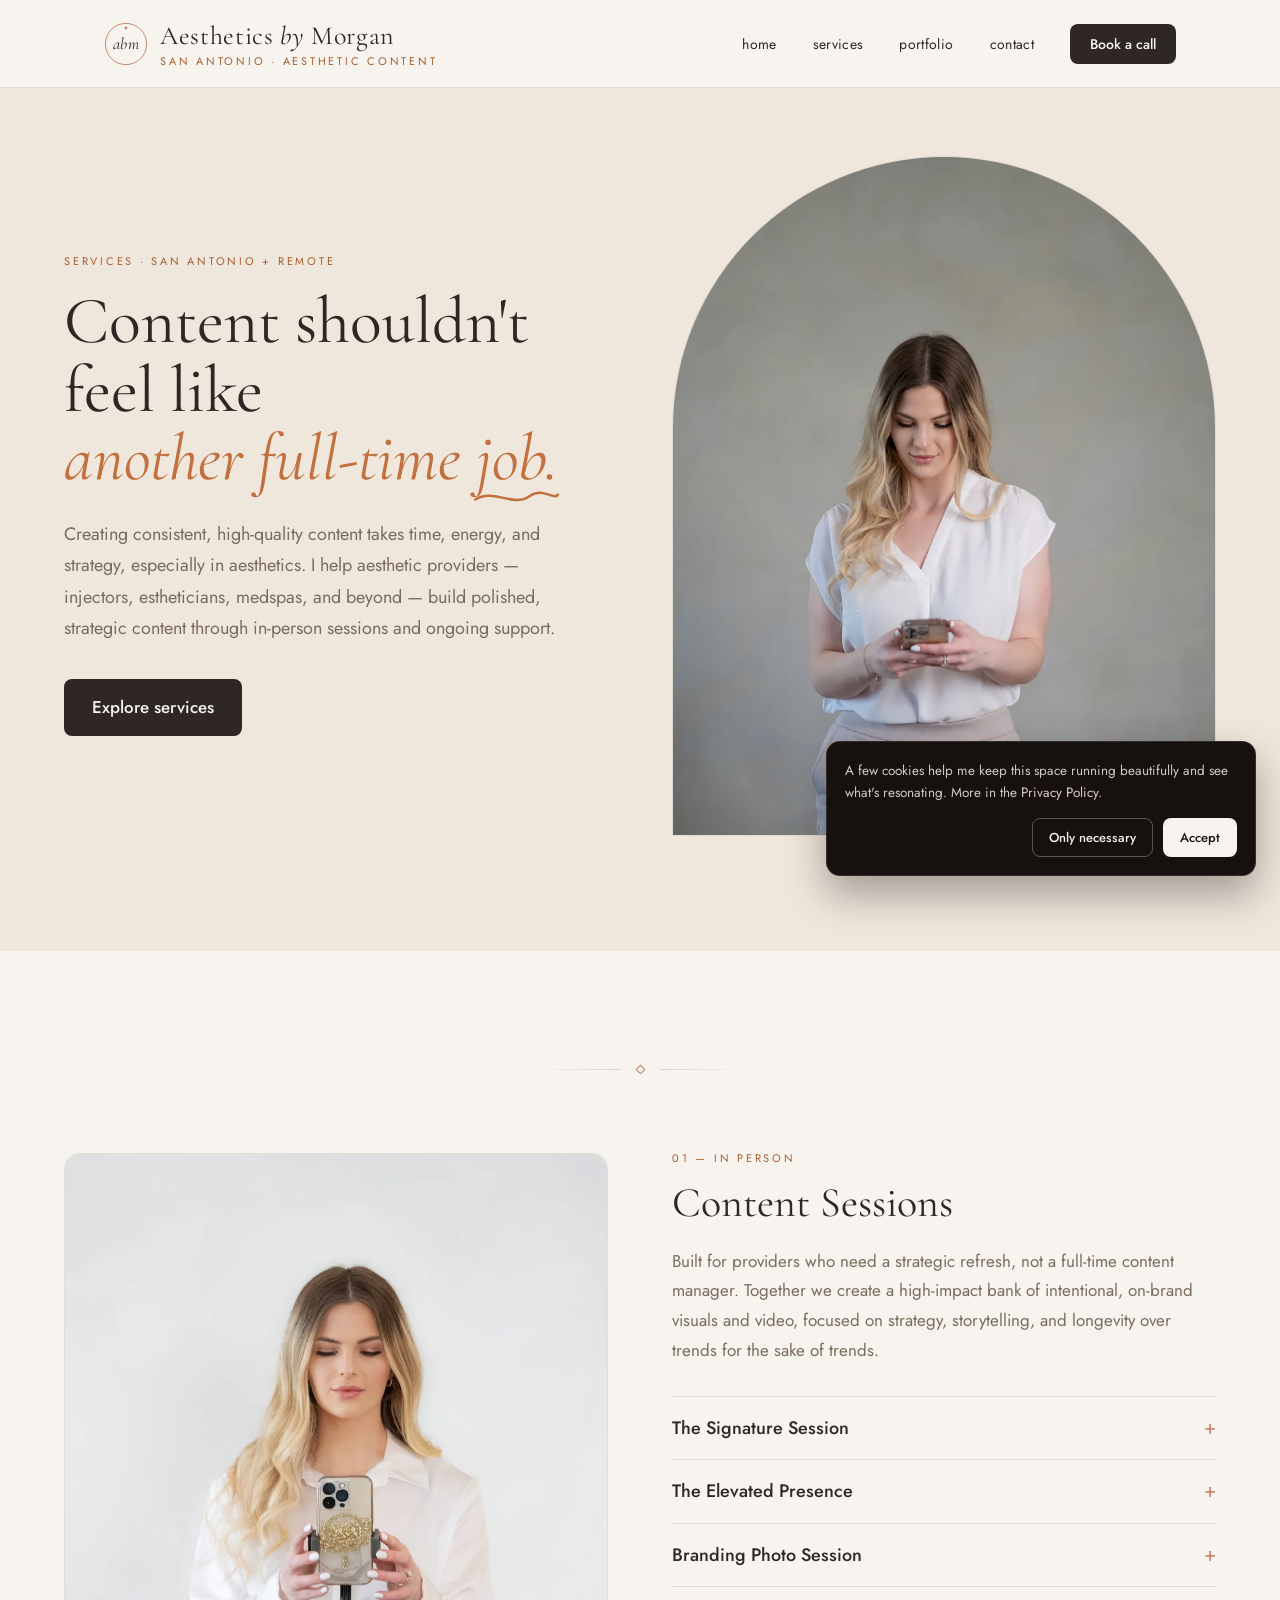
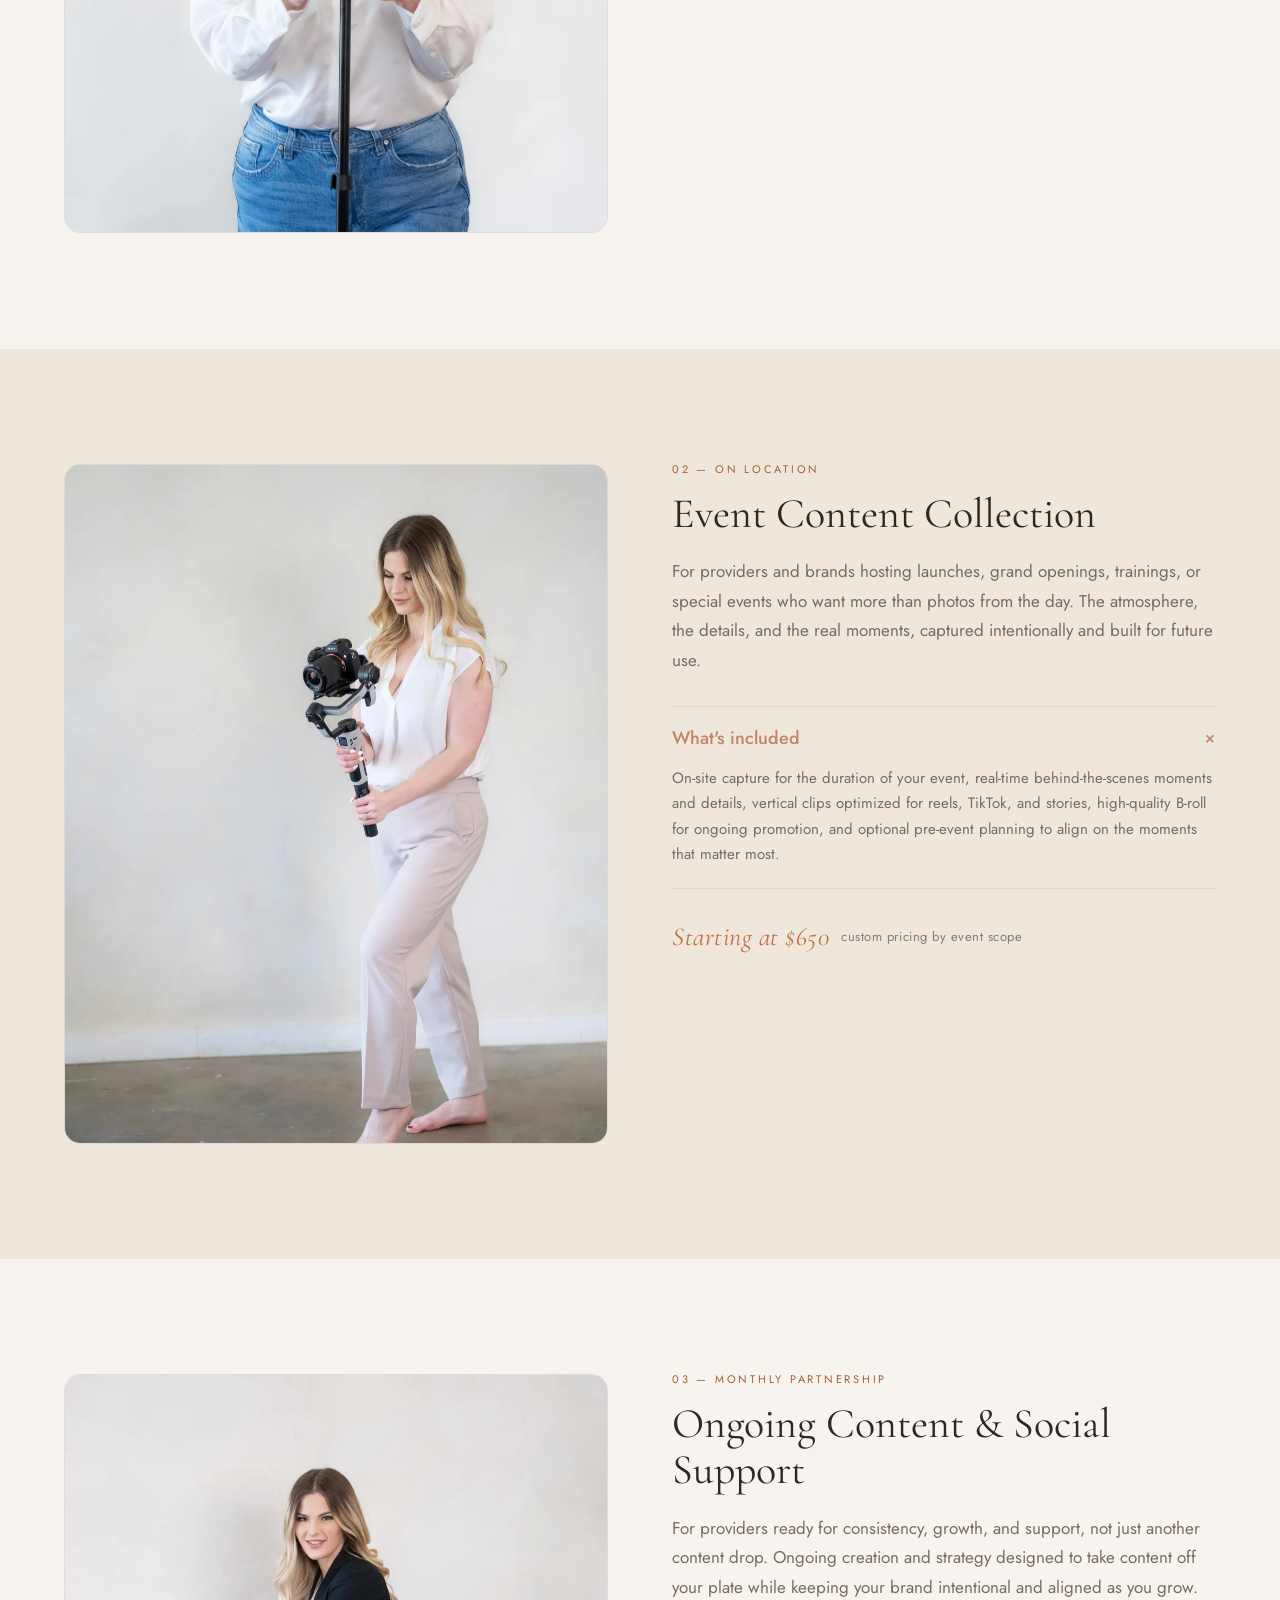
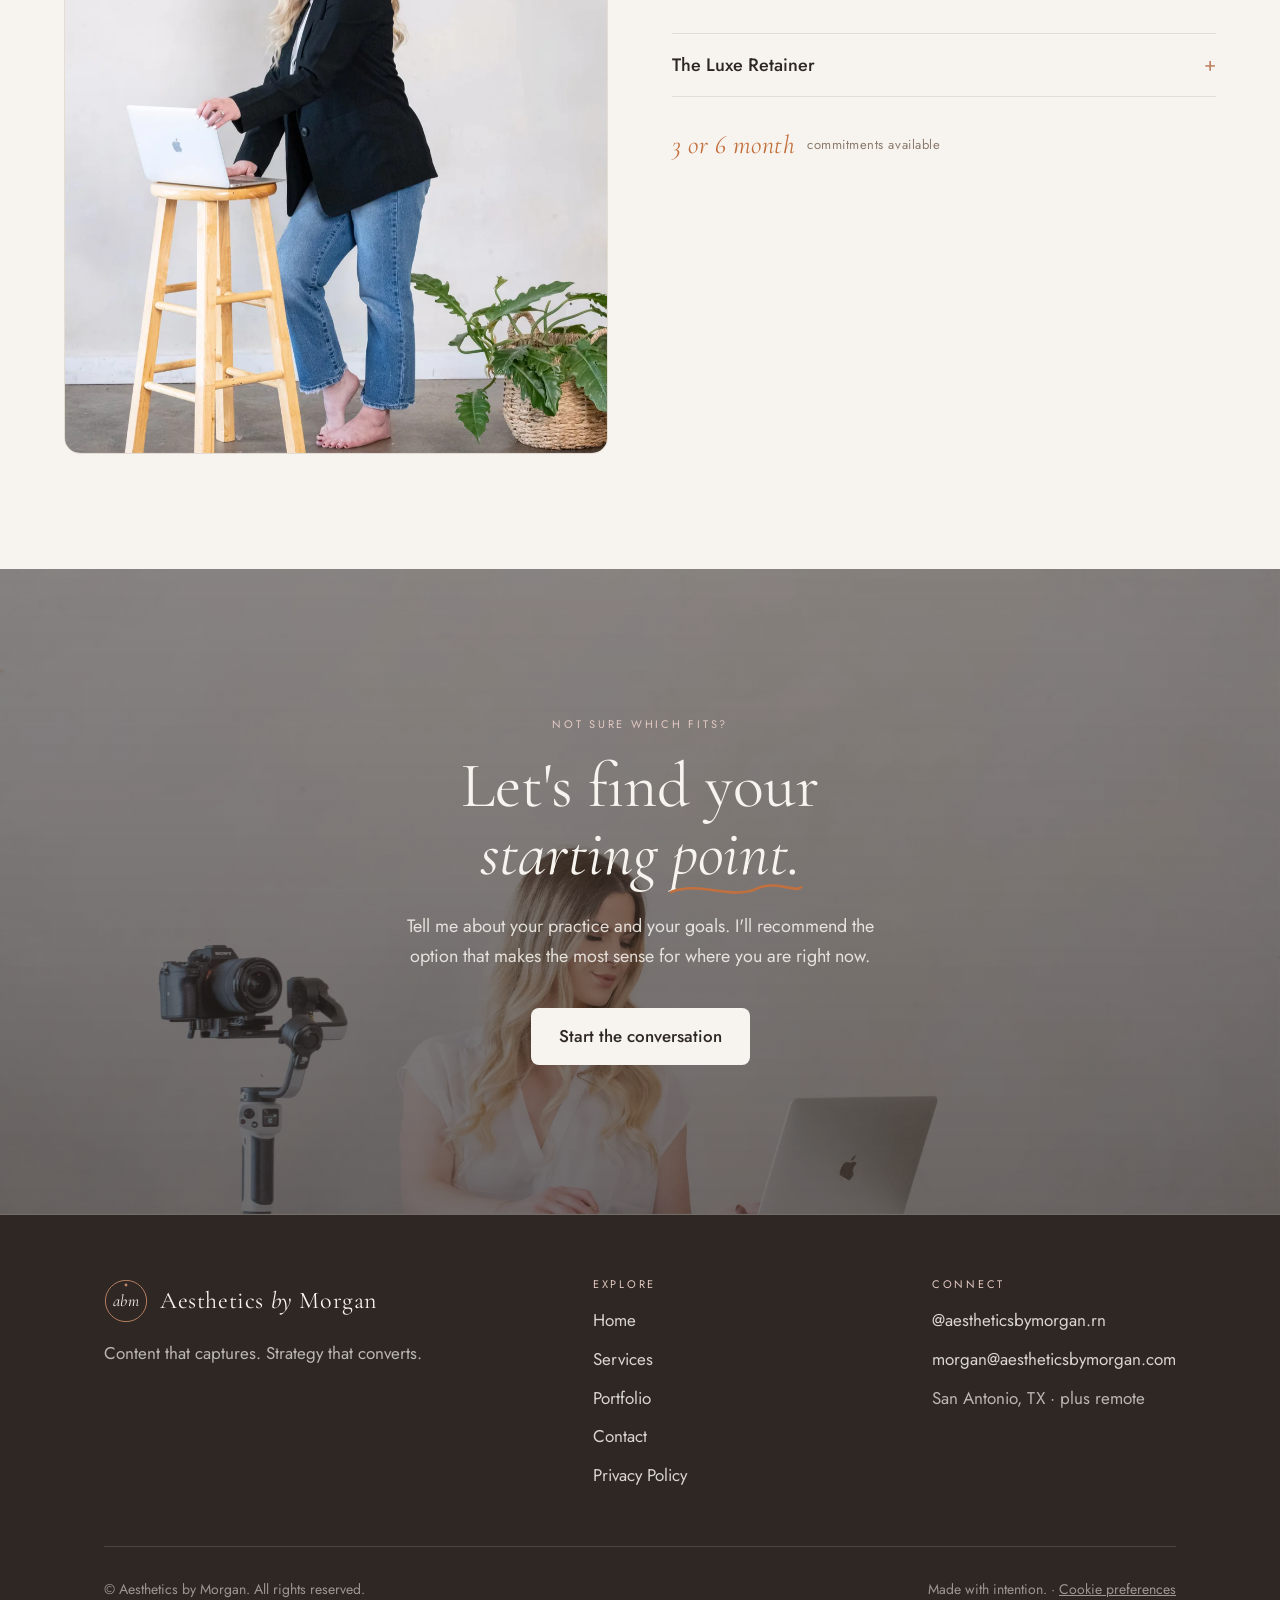
<file: services.html>
<!DOCTYPE html>
<html lang="en">
<head>
  <script>
    // Google Consent Mode v2 — default everything to denied until the visitor accepts
    window.dataLayer = window.dataLayer || [];
    function gtag(){dataLayer.push(arguments);}
    gtag('consent','default',{'ad_storage':'denied','ad_user_data':'denied','ad_personalization':'denied','analytics_storage':'denied','functionality_storage':'granted','security_storage':'granted','wait_for_update':500});
    try{ if(localStorage.getItem('abmConsent')==='granted'){ gtag('consent','update',{'ad_storage':'granted','ad_user_data':'granted','ad_personalization':'granted','analytics_storage':'granted'}); } }catch(e){}
  </script>
  <meta charset="utf-8">
  <meta name="viewport" content="width=device-width, initial-scale=1">
  <title>Services · Aesthetics by Morgan</title>
  <meta name="description" content="In-person content sessions, event coverage, and ongoing content partnerships for aesthetic providers — injectors, estheticians, and medspas — in San Antonio.">
  <link rel="icon" href="favicon.svg" type="image/svg+xml">
  <link rel="icon" href="favicon-32x32.png" sizes="32x32" type="image/png">
  <link rel="icon" href="favicon-16x16.png" sizes="16x16" type="image/png">
  <link rel="apple-touch-icon" href="apple-touch-icon.png">
  <meta name="theme-color" content="#16110e">
  <link rel="canonical" href="https://aestheticsbymorgan.com/services.html">
  <meta property="og:type" content="website">
  <meta property="og:site_name" content="Aesthetics by Morgan">
  <meta property="og:title" content="Services - Aesthetics by Morgan">
  <meta property="og:description" content="In-person content sessions, event coverage, and ongoing content partnerships for aesthetic providers — injectors, estheticians, and medspas — in San Antonio.">
  <meta property="og:url" content="https://aestheticsbymorgan.com/services.html">
  <meta property="og:image" content="https://aestheticsbymorgan.com/og-image.jpg">
  <meta property="og:image:width" content="1200">
  <meta property="og:image:height" content="630">
  <meta name="twitter:card" content="summary_large_image">
  <meta name="twitter:title" content="Services - Aesthetics by Morgan">
  <meta name="twitter:description" content="In-person content sessions, event coverage, and ongoing content partnerships for aesthetic providers — injectors, estheticians, and medspas — in San Antonio.">
  <meta name="twitter:image" content="https://aestheticsbymorgan.com/og-image.jpg">

  <link rel="preconnect" href="https://fonts.googleapis.com">
  <link rel="preconnect" href="https://fonts.gstatic.com" crossorigin>
  <link rel="preload" as="style" href="https://fonts.googleapis.com/css2?family=Cormorant+Garamond:ital,wght@0,400;0,500;1,400&family=Jost:wght@300;400;500&display=swap" onload="this.onload=null;this.rel='stylesheet'">
  <noscript><link rel="stylesheet" href="https://fonts.googleapis.com/css2?family=Cormorant+Garamond:ital,wght@0,400;0,500;1,400&family=Jost:wght@300;400;500&display=swap"></noscript>
  <style>
:root{--abm-ivory: #f7f3ee;--abm-linen: #efe6dc;--abm-greige: #dcd3c9;--abm-blush: #e3c9c2;--abm-clay: #c08566;--abm-clay-dark: #a9714f;--abm-espresso: #2e2723;--abm-taupe: #8a7b6d;--abm-taupe-ink: #7a6c5e;--abm-font-display: "Cormorant Garamond", Georgia, serif;--abm-font-body: "Jost", system-ui, sans-serif}*,:before,:after{--tw-border-spacing-x: 0;--tw-border-spacing-y: 0;--tw-translate-x: 0;--tw-translate-y: 0;--tw-rotate: 0;--tw-skew-x: 0;--tw-skew-y: 0;--tw-scale-x: 1;--tw-scale-y: 1;--tw-pan-x: ;--tw-pan-y: ;--tw-pinch-zoom: ;--tw-scroll-snap-strictness: proximity;--tw-gradient-from-position: ;--tw-gradient-via-position: ;--tw-gradient-to-position: ;--tw-ordinal: ;--tw-slashed-zero: ;--tw-numeric-figure: ;--tw-numeric-spacing: ;--tw-numeric-fraction: ;--tw-ring-inset: ;--tw-ring-offset-width: 0px;--tw-ring-offset-color: #fff;--tw-ring-color: rgb(59 130 246 / .5);--tw-ring-offset-shadow: 0 0 #0000;--tw-ring-shadow: 0 0 #0000;--tw-shadow: 0 0 #0000;--tw-shadow-colored: 0 0 #0000;--tw-blur: ;--tw-brightness: ;--tw-contrast: ;--tw-grayscale: ;--tw-hue-rotate: ;--tw-invert: ;--tw-saturate: ;--tw-sepia: ;--tw-drop-shadow: ;--tw-backdrop-blur: ;--tw-backdrop-brightness: ;--tw-backdrop-contrast: ;--tw-backdrop-grayscale: ;--tw-backdrop-hue-rotate: ;--tw-backdrop-invert: ;--tw-backdrop-opacity: ;--tw-backdrop-saturate: ;--tw-backdrop-sepia: ;--tw-contain-size: ;--tw-contain-layout: ;--tw-contain-paint: ;--tw-contain-style: }::backdrop{--tw-border-spacing-x: 0;--tw-border-spacing-y: 0;--tw-translate-x: 0;--tw-translate-y: 0;--tw-rotate: 0;--tw-skew-x: 0;--tw-skew-y: 0;--tw-scale-x: 1;--tw-scale-y: 1;--tw-pan-x: ;--tw-pan-y: ;--tw-pinch-zoom: ;--tw-scroll-snap-strictness: proximity;--tw-gradient-from-position: ;--tw-gradient-via-position: ;--tw-gradient-to-position: ;--tw-ordinal: ;--tw-slashed-zero: ;--tw-numeric-figure: ;--tw-numeric-spacing: ;--tw-numeric-fraction: ;--tw-ring-inset: ;--tw-ring-offset-width: 0px;--tw-ring-offset-color: #fff;--tw-ring-color: rgb(59 130 246 / .5);--tw-ring-offset-shadow: 0 0 #0000;--tw-ring-shadow: 0 0 #0000;--tw-shadow: 0 0 #0000;--tw-shadow-colored: 0 0 #0000;--tw-blur: ;--tw-brightness: ;--tw-contrast: ;--tw-grayscale: ;--tw-hue-rotate: ;--tw-invert: ;--tw-saturate: ;--tw-sepia: ;--tw-drop-shadow: ;--tw-backdrop-blur: ;--tw-backdrop-brightness: ;--tw-backdrop-contrast: ;--tw-backdrop-grayscale: ;--tw-backdrop-hue-rotate: ;--tw-backdrop-invert: ;--tw-backdrop-opacity: ;--tw-backdrop-saturate: ;--tw-backdrop-sepia: ;--tw-contain-size: ;--tw-contain-layout: ;--tw-contain-paint: ;--tw-contain-style: }*,:before,:after{box-sizing:border-box;border-width:0;border-style:solid;border-color:#e5e7eb}:before,:after{--tw-content: ""}html,:host{line-height:1.5;-webkit-text-size-adjust:100%;-moz-tab-size:4;-o-tab-size:4;tab-size:4;font-family:ui-sans-serif,system-ui,sans-serif,"Apple Color Emoji","Segoe UI Emoji",Segoe UI Symbol,"Noto Color Emoji";font-feature-settings:normal;font-variation-settings:normal;-webkit-tap-highlight-color:transparent}body{margin:0;line-height:inherit}hr{height:0;color:inherit;border-top-width:1px}abbr:where([title]){-webkit-text-decoration:underline dotted;text-decoration:underline dotted}h1,h2,h3,h4,h5,h6{font-size:inherit;font-weight:inherit}a{color:inherit;text-decoration:inherit}b,strong{font-weight:bolder}code,kbd,samp,pre{font-family:ui-monospace,SFMono-Regular,Menlo,Monaco,Consolas,Liberation Mono,Courier New,monospace;font-feature-settings:normal;font-variation-settings:normal;font-size:1em}small{font-size:80%}sub,sup{font-size:75%;line-height:0;position:relative;vertical-align:baseline}sub{bottom:-.25em}sup{top:-.5em}table{text-indent:0;border-color:inherit;border-collapse:collapse}button,input,optgroup,select,textarea{font-family:inherit;font-feature-settings:inherit;font-variation-settings:inherit;font-size:100%;font-weight:inherit;line-height:inherit;letter-spacing:inherit;color:inherit;margin:0;padding:0}button,select{text-transform:none}button,input:where([type=button]),input:where([type=reset]),input:where([type=submit]){-webkit-appearance:button;background-color:transparent;background-image:none}:-moz-focusring{outline:auto}:-moz-ui-invalid{box-shadow:none}progress{vertical-align:baseline}::-webkit-inner-spin-button,::-webkit-outer-spin-button{height:auto}[type=search]{-webkit-appearance:textfield;outline-offset:-2px}::-webkit-search-decoration{-webkit-appearance:none}::-webkit-file-upload-button{-webkit-appearance:button;font:inherit}summary{display:list-item}blockquote,dl,dd,h1,h2,h3,h4,h5,h6,hr,figure,p,pre{margin:0}fieldset{margin:0;padding:0}legend{padding:0}ol,ul,menu{list-style:none;margin:0;padding:0}dialog{padding:0}textarea{resize:vertical}input::-moz-placeholder,textarea::-moz-placeholder{opacity:1;color:#9ca3af}input::placeholder,textarea::placeholder{opacity:1;color:#9ca3af}button,[role=button]{cursor:pointer}:disabled{cursor:default}img,svg,video,canvas,audio,iframe,embed,object{display:block;vertical-align:middle}img,video{max-width:100%;height:auto}[hidden]:where(:not([hidden=until-found])){display:none}.abm-root{font-family:Jost,system-ui,sans-serif;font-size:1.0625rem;line-height:1.7;--tw-text-opacity: 1;color:rgb(46 39 35 / var(--tw-text-opacity, 1))}.abm-root :where(h1,h2,h3,h4){font-family:Cormorant Garamond,Georgia,serif;--tw-text-opacity: 1;color:rgb(46 39 35 / var(--tw-text-opacity, 1))}.abm-eyebrow{font-family:Jost,system-ui,sans-serif;font-size:.6875rem;line-height:1;text-transform:uppercase;letter-spacing:.25em;--tw-text-opacity: 1;color:rgb(138 123 109 / var(--tw-text-opacity, 1))}.abm-lockup-roman{font-family:Cormorant Garamond,Georgia,serif;font-weight:400;--tw-text-opacity: 1;color:rgb(46 39 35 / var(--tw-text-opacity, 1))}.abm-lockup-italic{font-family:Cormorant Garamond,Georgia,serif;font-style:italic;--tw-text-opacity: 1;color:rgb(192 133 102 / var(--tw-text-opacity, 1))}.abm-btn-primary{display:inline-flex;cursor:pointer;align-items:center;justify-content:center;border-radius:.5rem;padding:.875rem 1.75rem;font-family:Jost,system-ui,sans-serif;font-weight:500;text-decoration-line:none;transition-property:color,background-color,border-color,text-decoration-color,fill,stroke;transition-timing-function:cubic-bezier(.4,0,.2,1);transition-duration:.2s}.abm-btn-primary:active{transform:translateY(1px)}.abm-btn-primary{--tw-bg-opacity: 1;background-color:rgb(192 133 102 / var(--tw-bg-opacity, 1));--tw-text-opacity: 1;color:rgb(247 243 238 / var(--tw-text-opacity, 1))}.abm-btn-primary:hover{--tw-bg-opacity: 1;background-color:rgb(169 113 79 / var(--tw-bg-opacity, 1))}.abm-btn-secondary{display:inline-flex;cursor:pointer;align-items:center;justify-content:center;border-radius:.5rem;padding:.875rem 1.75rem;font-family:Jost,system-ui,sans-serif;font-weight:500;text-decoration-line:none;transition-property:color,background-color,border-color,text-decoration-color,fill,stroke;transition-timing-function:cubic-bezier(.4,0,.2,1);transition-duration:.2s}.abm-btn-secondary:active{transform:translateY(1px)}.abm-btn-secondary{border-width:1px;--tw-border-opacity: 1;border-color:rgb(46 39 35 / var(--tw-border-opacity, 1));background-color:transparent;--tw-text-opacity: 1;color:rgb(46 39 35 / var(--tw-text-opacity, 1))}.abm-btn-secondary:hover{--tw-bg-opacity: 1;background-color:rgb(46 39 35 / var(--tw-bg-opacity, 1));--tw-text-opacity: 1;color:rgb(247 243 238 / var(--tw-text-opacity, 1))}.abm-card{border-radius:.75rem;border-width:1px;border-color:#dcd3c9b3;--tw-bg-opacity: 1;background-color:rgb(239 230 220 / var(--tw-bg-opacity, 1));padding:1.75rem}.abm-card-ivory{border-radius:.75rem;border-width:1px;border-color:#dcd3c9b3;background-color:rgb(239 230 220 / var(--tw-bg-opacity, 1));padding:1.75rem;--tw-bg-opacity: 1;background-color:rgb(247 243 238 / var(--tw-bg-opacity, 1))}.abm-tag{display:inline-flex;align-items:center;border-radius:9999px;--tw-bg-opacity: 1;background-color:rgb(227 201 194 / var(--tw-bg-opacity, 1));padding:.25rem .75rem;font-family:Jost,system-ui,sans-serif;font-size:.875rem;line-height:1.25rem;--tw-text-opacity: 1;color:rgb(46 39 35 / var(--tw-text-opacity, 1))}.abm-tag-linen{display:inline-flex;align-items:center;border-radius:9999px;background-color:rgb(227 201 194 / var(--tw-bg-opacity, 1));padding:.25rem .75rem;font-family:Jost,system-ui,sans-serif;font-size:.875rem;line-height:1.25rem;--tw-text-opacity: 1;color:rgb(46 39 35 / var(--tw-text-opacity, 1));--tw-bg-opacity: 1;background-color:rgb(239 230 220 / var(--tw-bg-opacity, 1))}.abm-root :where(a,button,input,textarea,select,[tabindex]):focus-visible{border-radius:.125rem;outline:2px solid transparent;outline-offset:2px;--tw-ring-offset-shadow: var(--tw-ring-inset) 0 0 0 var(--tw-ring-offset-width) var(--tw-ring-offset-color);--tw-ring-shadow: var(--tw-ring-inset) 0 0 0 calc(2px + var(--tw-ring-offset-width)) var(--tw-ring-color);box-shadow:var(--tw-ring-offset-shadow),var(--tw-ring-shadow),var(--tw-shadow, 0 0 #0000);--tw-ring-opacity: 1;--tw-ring-color: rgb(192 133 102 / var(--tw-ring-opacity, 1));--tw-ring-offset-width: 2px;--tw-ring-offset-color: #F7F3EE}.visible{visibility:visible}.absolute{position:absolute}.relative{position:relative}.inset-0{top:0;right:0;bottom:0;left:0}.z-10{z-index:10}.-mx-7{margin-left:-1.75rem;margin-right:-1.75rem}.mx-auto{margin-left:auto;margin-right:auto}.-mr-2{margin-right:-.5rem}.-mt-7{margin-top:-1.75rem}.mb-2{margin-bottom:.5rem}.mb-3{margin-bottom:.75rem}.mb-4{margin-bottom:1rem}.mb-5{margin-bottom:1.25rem}.mb-6{margin-bottom:1.5rem}.mt-1{margin-top:.25rem}.mt-14{margin-top:3.5rem}.mt-2{margin-top:.5rem}.mt-3{margin-top:.75rem}.mt-4{margin-top:1rem}.mt-6{margin-top:1.5rem}.mt-7{margin-top:1.75rem}.mt-9{margin-top:2.25rem}.block{display:block}.inline{display:inline}.flex{display:flex}.table{display:table}.grid{display:grid}.hidden{display:none}.aspect-\[4\/3\]{aspect-ratio:4/3}.aspect-\[4\/5\]{aspect-ratio:4/5}.aspect-\[9\/16\]{aspect-ratio:9/16}.aspect-square{aspect-ratio:1 / 1}.h-11{height:2.75rem}.h-full{height:100%}.w-11{width:2.75rem}.w-44{width:11rem}.w-full{width:100%}.max-w-6xl{max-width:72rem}.max-w-xl{max-width:36rem}.max-w-xs{max-width:20rem}.flex-none{flex:none}.grow{flex-grow:1}.flex-col{flex-direction:column}.flex-wrap{flex-wrap:wrap}.items-start{align-items:flex-start}.items-center{align-items:center}.justify-between{justify-content:space-between}.gap-10{gap:2.5rem}.gap-3{gap:.75rem}.gap-4{gap:1rem}.gap-9{gap:2.25rem}.space-y-2\.5>:not([hidden])~:not([hidden]){--tw-space-y-reverse: 0;margin-top:calc(.625rem * calc(1 - var(--tw-space-y-reverse)));margin-bottom:calc(.625rem * var(--tw-space-y-reverse))}.self-start{align-self:flex-start}.overflow-hidden{overflow:hidden}.rounded-card{border-radius:.75rem}.rounded-t-card{border-top-left-radius:.75rem;border-top-right-radius:.75rem}.border{border-width:1px}.border-b{border-bottom-width:1px}.border-t{border-top-width:1px}.\!border-ivory{--tw-border-opacity: 1 !important;border-color:rgb(247 243 238 / var(--tw-border-opacity, 1))!important}.border-greige\/70{border-color:#dcd3c9b3}.border-ivory\/15{border-color:#f7f3ee26}.bg-blush{--tw-bg-opacity: 1;background-color:rgb(227 201 194 / var(--tw-bg-opacity, 1))}.bg-espresso{--tw-bg-opacity: 1;background-color:rgb(46 39 35 / var(--tw-bg-opacity, 1))}.bg-espresso\/45{background-color:#2e272373}.bg-ivory{--tw-bg-opacity: 1;background-color:rgb(247 243 238 / var(--tw-bg-opacity, 1))}.bg-linen{--tw-bg-opacity: 1;background-color:rgb(239 230 220 / var(--tw-bg-opacity, 1))}.bg-gradient-to-br{background-image:linear-gradient(to bottom right,var(--tw-gradient-stops))}.from-greige{--tw-gradient-from: #DCD3C9 var(--tw-gradient-from-position);--tw-gradient-to: rgb(220 211 201 / 0) var(--tw-gradient-to-position);--tw-gradient-stops: var(--tw-gradient-from), var(--tw-gradient-to)}.via-linen{--tw-gradient-to: rgb(239 230 220 / 0) var(--tw-gradient-to-position);--tw-gradient-stops: var(--tw-gradient-from), #EFE6DC var(--tw-gradient-via-position), var(--tw-gradient-to)}.to-blush{--tw-gradient-to: #E3C9C2 var(--tw-gradient-to-position)}.object-cover{-o-object-fit:cover;object-fit:cover}.p-2{padding:.5rem}.\!px-5{padding-left:1.25rem!important;padding-right:1.25rem!important}.\!py-2\.5{padding-top:.625rem!important;padding-bottom:.625rem!important}.px-6{padding-left:1.5rem;padding-right:1.5rem}.py-1{padding-top:.25rem;padding-bottom:.25rem}.py-16{padding-top:4rem;padding-bottom:4rem}.py-20{padding-top:5rem;padding-bottom:5rem}.py-3{padding-top:.75rem;padding-bottom:.75rem}.py-4{padding-top:1rem;padding-bottom:1rem}.py-5{padding-top:1.25rem;padding-bottom:1.25rem}.pb-24{padding-bottom:6rem}.pt-28{padding-top:7rem}.pt-8{padding-top:2rem}.text-center{text-align:center}.font-body{font-family:Jost,system-ui,sans-serif}.font-display{font-family:Cormorant Garamond,Georgia,serif}.text-2xl{font-size:1.5rem;line-height:2rem}.text-5xl{font-size:3rem;line-height:1}.text-h2{font-size:2.25rem;line-height:1.15}.text-h3{font-size:1.5rem;line-height:1.25}.text-sm{font-size:.875rem;line-height:1.25rem}.text-xl{font-size:1.25rem;line-height:1.75rem}.font-medium{font-weight:500}.font-normal{font-weight:400}.uppercase{text-transform:uppercase}.italic{font-style:italic}.leading-\[1\.02\]{line-height:1.02}.leading-\[1\.05\]{line-height:1.05}.leading-none{line-height:1}.leading-snug{line-height:1.375}.leading-tight{line-height:1.25}.tracking-wide{letter-spacing:.025em}.\!text-ivory{--tw-text-opacity: 1 !important;color:rgb(247 243 238 / var(--tw-text-opacity, 1))!important}.text-blush{--tw-text-opacity: 1;color:rgb(227 201 194 / var(--tw-text-opacity, 1))}.text-espresso{--tw-text-opacity: 1;color:rgb(46 39 35 / var(--tw-text-opacity, 1))}.text-espresso\/70{color:#2e2723b3}.text-ivory{--tw-text-opacity: 1;color:rgb(247 243 238 / var(--tw-text-opacity, 1))}.text-ivory\/55{color:#f7f3ee8c}.text-ivory\/70{color:#f7f3eeb3}.text-ivory\/85{color:#f7f3eed9}.text-ivory\/90{color:#f7f3eee6}.text-taupe-ink{--tw-text-opacity: 1;color:rgb(122 108 94 / var(--tw-text-opacity, 1))}.no-underline{text-decoration-line:none}.shadow{--tw-shadow: 0 1px 3px 0 rgb(0 0 0 / .1), 0 1px 2px -1px rgb(0 0 0 / .1);--tw-shadow-colored: 0 1px 3px 0 var(--tw-shadow-color), 0 1px 2px -1px var(--tw-shadow-color);box-shadow:var(--tw-ring-offset-shadow, 0 0 #0000),var(--tw-ring-shadow, 0 0 #0000),var(--tw-shadow)}.outline{outline-style:solid}.ring{--tw-ring-offset-shadow: var(--tw-ring-inset) 0 0 0 var(--tw-ring-offset-width) var(--tw-ring-offset-color);--tw-ring-shadow: var(--tw-ring-inset) 0 0 0 calc(3px + var(--tw-ring-offset-width)) var(--tw-ring-color);box-shadow:var(--tw-ring-offset-shadow),var(--tw-ring-shadow),var(--tw-shadow, 0 0 #0000)}.filter{filter:var(--tw-blur) var(--tw-brightness) var(--tw-contrast) var(--tw-grayscale) var(--tw-hue-rotate) var(--tw-invert) var(--tw-saturate) var(--tw-sepia) var(--tw-drop-shadow)}.transition-colors{transition-property:color,background-color,border-color,text-decoration-color,fill,stroke;transition-timing-function:cubic-bezier(.4,0,.2,1);transition-duration:.15s}.abm-lift{transition:transform .3s ease,border-color .3s ease}@media (prefers-reduced-motion: no-preference){.abm-lift:hover{transform:translateY(-4px);border-color:#c0856673}}@media (prefers-reduced-motion: reduce){.abm-lift:hover{border-color:#c0856673}}.abm-acc>summary{list-style:none;cursor:pointer}.abm-acc>summary::-webkit-details-marker{display:none}.abm-acc .abm-acc-icon{transition:transform .25s ease;color:var(--abm-clay)}.abm-acc[open] .abm-acc-icon{transform:rotate(45deg)}.abm-acc[open]>summary .abm-acc-title{color:var(--abm-clay)}.abm-accordion>.abm-acc:last-child{border-bottom:1px solid rgb(220 211 201 / .7)}.abm-media{transition:transform .6s ease}@media (prefers-reduced-motion: no-preference){.abm-media-frame:hover .abm-media{transform:scale(1.04)}}.abm-marquee{overflow:hidden;-webkit-mask-image:linear-gradient(to right,transparent,#000 6%,#000 94%,transparent);mask-image:linear-gradient(to right,transparent,#000 6%,#000 94%,transparent)}.abm-marquee-track{display:flex;gap:1.25rem;width:-moz-max-content;width:max-content;animation:abm-marquee 45s linear infinite}.abm-marquee:hover .abm-marquee-track,.abm-marquee:focus-within .abm-marquee-track{animation-play-state:paused}@keyframes abm-marquee{0%{transform:translate(0)}to{transform:translate(-50%)}}@media (prefers-reduced-motion: reduce){.abm-marquee{overflow-x:auto;-webkit-mask-image:none;mask-image:none}.abm-marquee-track{animation:none}}.hover\:\!bg-ivory:hover{--tw-bg-opacity: 1 !important;background-color:rgb(247 243 238 / var(--tw-bg-opacity, 1))!important}.hover\:\!text-espresso:hover{--tw-text-opacity: 1 !important;color:rgb(46 39 35 / var(--tw-text-opacity, 1))!important}.hover\:text-clay:hover{--tw-text-opacity: 1;color:rgb(192 133 102 / var(--tw-text-opacity, 1))}@media (min-width: 640px){.sm\:w-52{width:13rem}.sm\:flex-row{flex-direction:row}.sm\:items-center{align-items:center}.sm\:text-6xl{font-size:3.75rem;line-height:1}}@media (min-width: 768px){.md\:flex{display:flex}.md\:hidden{display:none}.md\:grid-cols-3{grid-template-columns:repeat(3,minmax(0,1fr))}.md\:justify-self-end{justify-self:end}.md\:justify-self-center{justify-self:center}.md\:px-10{padding-left:2.5rem;padding-right:2.5rem}.md\:py-24{padding-top:6rem;padding-bottom:6rem}.md\:text-5xl{font-size:3rem;line-height:1}.md\:text-\[1\.625rem\]{font-size:1.625rem}.md\:text-h2{font-size:2.25rem;line-height:1.15}.md\:text-hero{font-size:4rem;line-height:1.05}}
  </style>
  <style>
    html { scroll-behavior: smooth; }
    body { margin: 0; }
    #abm-nav { position: fixed; top: 0; left: 0; right: 0; z-index: 50; background: #f7f3ee; border-bottom: 1px solid rgba(220,211,201,.7); }
    .abm-btn-primary, .abm-btn-secondary { white-space: nowrap; }
    .abm-btn-primary{ background:#2e2723 !important; color:#f7f3ee !important; }
    .abm-btn-primary:hover{ background:#16110e !important; }
    .cta-dark .abm-btn-primary{ background:#f7f3ee !important; color:#2e2723 !important; }
    .cta-dark .abm-btn-primary:hover{ background:#e3c9c2 !important; color:#2e2723 !important; }

    details summary::-webkit-details-marker { display: none; }

    /* Motion — matches homepage */
    @keyframes abmKen { 0%{transform:scale(1.03) translate(0,0)} 50%{transform:scale(1.12) translate(-1.6%,-1.2%)} 100%{transform:scale(1.03) translate(0,0)} }
    .abm-ken { animation: abmKen 28s ease-in-out infinite; will-change: transform; }
    .abm-reveal { opacity: 0; transform: translateY(28px); transition: opacity .7s ease, transform .7s ease; }
    .abm-reveal.in-view { opacity: 1; transform: none; }
    .abm-reveal[data-delay="1"] { transition-delay: .12s; }
    .abm-reveal[data-delay="2"] { transition-delay: .24s; }
    .abm-words .w { display:inline-block; opacity:0; transform:translateY(.5em); transition:opacity .5s ease, transform .55s cubic-bezier(.2,.7,.2,1); transition-delay:calc(var(--i,0) * 55ms); }
    .abm-words.in-view .w { opacity:1; transform:none; }
    .abm-ul { position:relative; white-space:nowrap; }
    .abm-ul-svg { position:absolute; left:-2%; bottom:-.16em; width:104%; height:.4em; overflow:visible; color:#c2703d; pointer-events:none; }
    .abm-ul-svg path { stroke-dasharray:260; stroke-dashoffset:260; transition:stroke-dashoffset 1.1s ease .5s; }
    .abm-words.in-view .abm-ul-svg path { stroke-dashoffset:0; }

    @media (prefers-reduced-motion: reduce) {
      html { scroll-behavior: auto; }
      .abm-ken { animation:none; }
      .abm-reveal { opacity:1; transform:none; transition:none; }
      .abm-words .w{ opacity:1; transform:none; transition:none; }
      .abm-ul-svg path{ stroke-dashoffset:0; transition:none; }
    }

    /* Palette — matches homepage */
    :root { --abm-rust:#c2703d; }
    .abm-eyebrow{ color:#a85f30; }
    footer .abm-eyebrow{ color:#e3c9c2; }

    /* Ornament divider */
    .abm-ornament { display:flex; align-items:center; justify-content:center; gap:16px; margin:0 auto clamp(40px,5vw,56px); max-width:210px; }
    .abm-ornament .line { height:1px; flex:1; }
    .abm-ornament .l1 { background:linear-gradient(90deg, transparent, #dcd3c9); }
    .abm-ornament .l2 { background:linear-gradient(90deg, #dcd3c9, transparent); }
    .abm-ornament .dot { width:7px; height:7px; transform:rotate(45deg); border:1px solid #c08566; flex:none; }
  </style>
</head>
<body>
<div class="abm-root" style="background:#f7f3ee;min-height:100vh">

<!-- ============ NAVBAR ============ -->
<header id="abm-nav">
  <nav aria-label="Primary">
    <div class="mx-auto w-full max-w-6xl px-6 md:px-10 flex items-center justify-between py-5">
      <a href="index.html" class="flex items-center gap-3 no-underline leading-none text-espresso" aria-label="Aesthetics by Morgan, home">
        <svg viewBox="0 0 48 48" class="h-11 w-11 flex-none" aria-hidden="true">
          <circle cx="24" cy="24" r="22.5" fill="none" stroke="#C08566" stroke-width="1"/>
          <circle cx="24" cy="6.5" r="1.6" fill="#C08566"/>
          <text x="24" y="24" text-anchor="middle" dominant-baseline="central" font-family="'Cormorant Garamond', Georgia, serif" font-style="italic" font-size="18" letter-spacing="0.5" fill="currentColor">abm</text>
        </svg>
        <span class="block">
          <span class="block font-display md:text-[1.625rem] text-2xl tracking-wide" style="white-space:nowrap">Aesthetics <em>by</em> Morgan</span>
          <span class="block abm-eyebrow mt-1">San Antonio · aesthetic content</span>
        </span>
      </a>
      <div class="hidden md:flex items-center gap-9">
        <a href="index.html" class="font-body text-sm tracking-wide no-underline transition-colors hover:text-clay text-espresso">home</a>
        <a href="services.html" class="font-body text-sm tracking-wide no-underline transition-colors hover:text-clay text-espresso">services</a>
        <a href="index.html#portfolio" class="font-body text-sm tracking-wide no-underline transition-colors hover:text-clay text-espresso">portfolio</a>
        <a href="contact.html" class="font-body text-sm tracking-wide no-underline transition-colors hover:text-clay text-espresso">contact</a>
        <a href="contact.html" class="abm-btn-primary !py-2.5 !px-5 text-sm">Book a call</a>
      </div>
      <button id="nav-toggle" type="button" class="md:hidden flex items-center p-2 -mr-2 text-espresso" aria-label="Open menu" aria-expanded="false" style="background:transparent;border:none;cursor:pointer">
        <svg id="icon-ham" width="26" height="26" viewBox="0 0 24 24" fill="none" stroke="currentColor" stroke-width="1.5" stroke-linecap="round" aria-hidden="true">
          <line x1="3" y1="7" x2="21" y2="7"/><line x1="3" y1="12" x2="21" y2="12"/><line x1="3" y1="17" x2="21" y2="17"/>
        </svg>
        <svg id="icon-x" class="hidden" width="26" height="26" viewBox="0 0 24 24" fill="none" stroke="currentColor" stroke-width="1.5" stroke-linecap="round" aria-hidden="true">
          <line x1="5" y1="5" x2="19" y2="19"/><line x1="19" y1="5" x2="5" y2="19"/>
        </svg>
      </button>
    </div>
    <div id="nav-mobile" class="md:hidden hidden" style="background:#f7f3ee;border-top:1px solid rgba(220,211,201,.7)">
      <div class="mx-auto w-full max-w-6xl px-6 flex flex-col py-4">
        <a href="index.html" class="font-body text-sm py-3 text-espresso no-underline">home</a>
        <a href="services.html" class="font-body text-sm py-3 text-espresso no-underline">services</a>
        <a href="index.html#portfolio" class="font-body text-sm py-3 text-espresso no-underline">portfolio</a>
        <a href="contact.html" class="font-body text-sm py-3 text-espresso no-underline">contact</a>
        <a href="contact.html" class="abm-btn-primary mt-2">Book a call</a>
      </div>
    </div>
  </nav>
</header>

<!-- ============ PAGE HEADER ============ -->
<section style="background:#efe6dc;padding:clamp(128px,15vw,156px) clamp(24px,5vw,40px) clamp(64px,9vw,116px)">
  <div style="max-width:1152px;margin:0 auto;display:grid;grid-template-columns:repeat(auto-fit,minmax(300px,1fr));gap:clamp(36px,5vw,72px);align-items:center">
    <div>
      <p class="abm-eyebrow abm-reveal" style="margin:0 0 20px">Services · San Antonio + remote</p>
      <h1 class="abm-words" data-delay="1" style="font-weight:400;font-size:clamp(40px,5.6vw,66px);line-height:1.04;margin:0">
        Content shouldn't feel like<span class="block italic" style="color:#c2703d">another full-time <span class="abm-ul">job.<svg class="abm-ul-svg" viewBox="0 0 200 16" preserveAspectRatio="none" aria-hidden="true"><path d="M3,10 C 46,3 92,15 130,8 C 162,2 188,11 197,7" fill="none" stroke="currentColor" stroke-width="2.5" stroke-linecap="round" vector-effect="non-scaling-stroke"/></svg></span></span>
      </h1>
      <p class="abm-reveal" data-delay="2" style="margin:26px 0 0;max-width:520px;font-size:18px;line-height:1.75;color:#7a6c5e">Creating consistent, high-quality content takes time, energy, and strategy, especially in aesthetics. I help aesthetic providers — injectors, estheticians, medspas, and beyond — build polished, strategic content through in-person sessions and ongoing support.</p>
      <a href="#families" class="abm-btn-primary abm-reveal" data-delay="2" style="margin-top:34px;display:inline-flex">Explore services</a>
    </div>
    <div class="abm-reveal abm-lift" style="position:relative;aspect-ratio:4/5;border-top-left-radius:9999px;border-top-right-radius:9999px;border-bottom-left-radius:16px;border-bottom-right-radius:16px;overflow:hidden;border:1px solid rgba(220,211,201,.7)">
      <img class="abm-ken" src="images/svc-content-sessions.webp" alt="Morgan creating content for an aesthetic provider" style="position:absolute;inset:0;width:100%;height:100%;object-fit:cover" />
    </div>
  </div>
</section>

<!-- ============ FAMILY 01 — CONTENT SESSIONS ============ -->
<section id="families" style="background:#f7f3ee;padding:clamp(64px,9vw,120px) clamp(24px,5vw,40px)">
  <div class="abm-ornament abm-reveal" aria-hidden="true" style="margin-bottom:clamp(48px,7vw,80px)"><span class="line l1"></span><span class="dot"></span><span class="line l2"></span></div>
  <div style="max-width:1152px;margin:0 auto;display:grid;grid-template-columns:repeat(auto-fit,minmax(300px,1fr));gap:clamp(36px,5vw,72px);align-items:start">
    <div class="abm-reveal abm-lift" style="position:relative;aspect-ratio:4/5;border-radius:16px;overflow:hidden;border:1px solid rgba(220,211,201,.7)">
      <img class="abm-ken" loading="lazy" decoding="async" src="images/svc-fam-01.webp" alt="A content session in progress" style="position:absolute;inset:0;width:100%;height:100%;object-fit:cover" />
    </div>
    <div>
      <p class="abm-eyebrow abm-reveal" style="margin:0 0 16px">01 — In person</p>
      <h2 class="abm-words" data-delay="1" style="font-weight:400;font-size:clamp(30px,3.8vw,42px);line-height:1.1;margin:0">Content Sessions</h2>
      <p class="abm-reveal" data-delay="1" style="margin:20px 0 0;font-size:17px;line-height:1.75;color:#7a6c5e">Built for providers who need a strategic refresh, not a full-time content manager. Together we create a high-impact bank of intentional, on-brand visuals and video, focused on strategy, storytelling, and longevity over trends for the sake of trends.</p>
      <div class="abm-accordion abm-reveal" data-delay="2" style="margin-top:30px">
        <details class="abm-acc border-t border-greige/70 py-4">
          <summary class="flex items-center justify-between gap-4">
            <span class="abm-acc-title font-body font-medium" style="font-size:18px">The Signature Session</span>
            <span class="abm-acc-icon text-xl leading-none" aria-hidden="true">+</span>
          </summary>
          <div class="mt-3 text-taupe-ink" style="font-size:15px;line-height:1.7;padding-bottom:4px">Polished, intentional content without a long-term contract. Perfect when you're launching something new, refreshing your brand, or ready to show up more confidently. Includes pre-session strategy planning, a curated in-person session, brand and lifestyle visuals plus short-form video, high-quality B-roll, and content designed for reuse.</div>
        </details>
        <details class="abm-acc border-t border-greige/70 py-4">
          <summary class="flex items-center justify-between gap-4">
            <span class="abm-acc-title font-body font-medium" style="font-size:18px">The Elevated Presence</span>
            <span class="abm-acc-icon text-xl leading-none" aria-hidden="true">+</span>
          </summary>
          <div class="mt-3 text-taupe-ink" style="font-size:15px;line-height:1.7;padding-bottom:4px">A deeper, more intentional experience for providers who want their brand to feel as elevated as the work they do. Includes in-depth strategy alignment, extended in-person creation, a larger library of polished visuals and video, and brand-forward imagery built for marketing, education, and growth.</div>
        </details>
        <details class="abm-acc border-t border-greige/70 py-4">
          <summary class="flex items-center justify-between gap-4">
            <span class="abm-acc-title font-body font-medium" style="font-size:18px">Branding Photo Session</span>
            <span class="abm-acc-icon text-xl leading-none" aria-hidden="true">+</span>
          </summary>
          <div class="mt-3 text-taupe-ink" style="font-size:15px;line-height:1.7;padding-bottom:4px">Updated visuals for your website, marketing materials, and announcements. Includes pre-shoot planning to align on brand and aesthetic, a curated in-person photo session, professionally edited branding images, and clean, versatile visuals designed for long-term use.</div>
        </details>
      </div>
    </div>
  </div>
</section>

<!-- ============ FAMILY 02 — EVENT CONTENT ============ -->
<section style="background:#efe6dc;padding:clamp(64px,9vw,120px) clamp(24px,5vw,40px)">
  <div style="max-width:1152px;margin:0 auto;display:grid;grid-template-columns:repeat(auto-fit,minmax(300px,1fr));gap:clamp(36px,5vw,72px);align-items:start">
    <div style="order:2">
      <p class="abm-eyebrow abm-reveal" style="margin:0 0 16px">02 — On location</p>
      <h2 class="abm-words" data-delay="1" style="font-weight:400;font-size:clamp(30px,3.8vw,42px);line-height:1.1;margin:0">Event Content Collection</h2>
      <p class="abm-reveal" data-delay="1" style="margin:20px 0 0;font-size:17px;line-height:1.75;color:#7a6c5e">For providers and brands hosting launches, grand openings, trainings, or special events who want more than photos from the day. The atmosphere, the details, and the real moments, captured intentionally and built for future use.</p>
      <div class="abm-accordion abm-reveal" data-delay="2" style="margin-top:30px">
        <details class="abm-acc border-t border-greige/70 py-4" open>
          <summary class="flex items-center justify-between gap-4">
            <span class="abm-acc-title font-body font-medium" style="font-size:18px">What's included</span>
            <span class="abm-acc-icon text-xl leading-none" aria-hidden="true">+</span>
          </summary>
          <div class="mt-3 text-taupe-ink" style="font-size:15px;line-height:1.7;padding-bottom:4px">On-site capture for the duration of your event, real-time behind-the-scenes moments and details, vertical clips optimized for reels, TikTok, and stories, high-quality B-roll for ongoing promotion, and optional pre-event planning to align on the moments that matter most.</div>
        </details>
      </div>
      <p class="abm-reveal" data-delay="2" style="margin:26px 0 0;display:inline-flex;align-items:center;gap:12px;font-family:'Jost',sans-serif;font-size:13px;letter-spacing:.04em;color:#2e2723">
        <span style="font-family:'Cormorant Garamond',serif;font-style:italic;font-size:26px;color:#c2703d">Starting at $650</span>
        <span style="color:#8a7b6d">custom pricing by event scope</span>
      </p>
    </div>
    <div class="abm-reveal abm-lift" style="order:1;position:relative;aspect-ratio:4/5;border-radius:16px;overflow:hidden;border:1px solid rgba(220,211,201,.7)">
      <img class="abm-ken" loading="lazy" decoding="async" src="images/svc-fam-02.webp" alt="Event content capture in progress" style="position:absolute;inset:0;width:100%;height:100%;object-fit:cover" />
    </div>
  </div>
</section>

<!-- ============ FAMILY 03 — ONGOING ============ -->
<section style="background:#f7f3ee;padding:clamp(64px,9vw,120px) clamp(24px,5vw,40px)">
  <div style="max-width:1152px;margin:0 auto;display:grid;grid-template-columns:repeat(auto-fit,minmax(300px,1fr));gap:clamp(36px,5vw,72px);align-items:start">
    <div class="abm-reveal abm-lift" style="position:relative;aspect-ratio:4/5;border-radius:16px;overflow:hidden;border:1px solid rgba(220,211,201,.7)">
      <img class="abm-ken" loading="lazy" decoding="async" src="images/svc-fam-03.webp" alt="Planning ongoing content strategy" style="position:absolute;inset:0;width:100%;height:100%;object-fit:cover" />
    </div>
    <div>
      <p class="abm-eyebrow abm-reveal" style="margin:0 0 16px">03 — Monthly partnership</p>
      <h2 class="abm-words" data-delay="1" style="font-weight:400;font-size:clamp(30px,3.8vw,42px);line-height:1.1;margin:0">Ongoing Content &amp; Social Support</h2>
      <p class="abm-reveal" data-delay="1" style="margin:20px 0 0;font-size:17px;line-height:1.75;color:#7a6c5e">For providers ready for consistency, growth, and support, not just another content drop. Ongoing creation and strategy designed to take content off your plate while keeping your brand intentional and aligned as you grow.</p>
      <div class="abm-accordion abm-reveal" data-delay="2" style="margin-top:30px">
        <details class="abm-acc border-t border-greige/70 py-4">
          <summary class="flex items-center justify-between gap-4">
            <span class="abm-acc-title font-body font-medium" style="font-size:18px">The Luxe Retainer</span>
            <span class="abm-acc-icon text-xl leading-none" aria-hidden="true">+</span>
          </summary>
          <div class="mt-3 text-taupe-ink" style="font-size:15px;line-height:1.7;padding-bottom:4px">A done-with-you experience so you stop reinventing the wheel each month and start building real momentum. This is not social media management, it's ongoing content creation and strategic support. Each month includes a fresh in-person session, ongoing strategy aligned to your goals and season, a curated library of new visuals and video, guidance on usage and repurposing, and priority scheduling.</div>
        </details>
      </div>
      <p class="abm-reveal" data-delay="2" style="margin:26px 0 0;display:inline-flex;align-items:center;gap:12px;font-family:'Jost',sans-serif;font-size:13px;letter-spacing:.04em;color:#2e2723">
        <span style="font-family:'Cormorant Garamond',serif;font-style:italic;font-size:26px;color:#c2703d">3 or 6 month</span>
        <span style="color:#8a7b6d">commitments available</span>
      </p>
    </div>
  </div>
</section>

<!-- ============ CTA BAND ============ -->
<section class="cta-dark" style="position:relative;overflow:hidden">
  <img class="abm-ken" loading="lazy" decoding="async" src="images/svc-cta.webp" alt="" aria-hidden="true" style="position:absolute;inset:0;width:100%;height:100%;object-fit:cover;object-position:50% 30%" />
  <div aria-hidden="true" style="position:absolute;inset:0;background:linear-gradient(180deg,rgba(46,39,35,.52),rgba(46,39,35,.66))"></div>
  <div style="position:relative;z-index:2;max-width:760px;margin:0 auto;padding:clamp(86px,13vw,150px) clamp(24px,5vw,40px);text-align:center">
    <p class="abm-eyebrow abm-reveal" style="color:#e3c9c2;margin:0 0 22px">Not sure which fits?</p>
    <h2 class="abm-words" data-delay="1" style="font-weight:400;font-size:clamp(38px,5.6vw,64px);line-height:1.05;margin:0;color:#f7f3ee">
      Let's find your<br><span class="italic">starting <span class="abm-ul">point.<svg class="abm-ul-svg" viewBox="0 0 200 16" preserveAspectRatio="none" aria-hidden="true"><path d="M3,10 C 46,3 92,15 130,8 C 162,2 188,11 197,7" fill="none" stroke="currentColor" stroke-width="2.5" stroke-linecap="round" vector-effect="non-scaling-stroke"/></svg></span></span>
    </h2>
    <p class="abm-reveal" data-delay="2" style="margin:24px auto 0;max-width:500px;font-size:18px;line-height:1.7;color:rgba(247,243,238,.86)">Tell me about your practice and your goals. I'll recommend the option that makes the most sense for where you are right now.</p>
    <a href="contact.html" class="abm-btn-primary abm-reveal" data-delay="2" style="margin-top:36px;display:inline-flex">Start the conversation</a>
  </div>
</section>

<!-- ============ FOOTER ============ -->
<footer class="bg-espresso text-ivory">
  <div class="mx-auto w-full max-w-6xl px-6 md:px-10 py-16">
    <div class="grid gap-10 md:grid-cols-3">
      <div>
        <a href="index.html" class="flex items-center gap-3 no-underline leading-none text-ivory" aria-label="Aesthetics by Morgan, home">
          <svg viewBox="0 0 48 48" class="h-11 w-11 flex-none" aria-hidden="true">
            <circle cx="24" cy="24" r="22.5" fill="none" stroke="#C08566" stroke-width="1"/>
            <circle cx="24" cy="6.5" r="1.6" fill="#C08566"/>
            <text x="24" y="24" text-anchor="middle" dominant-baseline="central" font-family="'Cormorant Garamond', Georgia, serif" font-style="italic" font-size="18" letter-spacing="0.5" fill="currentColor">abm</text>
          </svg>
          <span class="block font-display text-2xl tracking-wide">Aesthetics <em>by</em> Morgan</span>
        </a>
        <p class="mt-4 max-w-xs text-ivory/70">Content that captures. Strategy that converts.</p>
      </div>
      <nav class="md:justify-self-center" aria-label="Footer">
        <p class="abm-eyebrow text-blush mb-4">Explore</p>
        <ul class="space-y-2.5" style="list-style:none;margin:0;padding:0">
          <li><a href="index.html" class="text-ivory/85 no-underline hover:text-clay">Home</a></li>
          <li><a href="services.html" class="text-ivory/85 no-underline hover:text-clay">Services</a></li>
          <li><a href="index.html#portfolio" class="text-ivory/85 no-underline hover:text-clay">Portfolio</a></li>
          <li><a href="contact.html" class="text-ivory/85 no-underline hover:text-clay">Contact</a></li>
          <li><a href="privacy.html" class="text-ivory/85 no-underline hover:text-clay">Privacy Policy</a></li>
        </ul>
      </nav>
      <div class="md:justify-self-end">
        <p class="abm-eyebrow text-blush mb-4">Connect</p>
        <ul class="space-y-2.5" style="list-style:none;margin:0;padding:0">
          <li><a href="https://instagram.com/aestheticsbymorgan.rn" class="text-ivory/85 no-underline hover:text-clay">@aestheticsbymorgan.rn</a></li>
          <li><a href="mailto:morgan@aestheticsbymorgan.com" class="text-ivory/85 no-underline hover:text-clay">morgan@aestheticsbymorgan.com</a></li>
          <li><span class="text-ivory/70">San Antonio, TX · plus remote</span></li>
        </ul>
      </div>
    </div>
    <div class="mt-14 pt-8 border-t border-ivory/15 flex flex-col sm:flex-row items-start sm:items-center justify-between gap-3">
      <p class="text-sm text-ivory/55">© Aesthetics by Morgan. All rights reserved.</p>
      <p class="text-sm text-ivory/55">Made with intention. · <button type="button" onclick="window.abmOpenCookie&&window.abmOpenCookie()" style="background:none;border:0;color:inherit;font:inherit;text-decoration:underline;cursor:pointer;padding:0">Cookie preferences</button></p>
    </div>
  </div>
</footer>

</div>
<script>
  var toggle = document.getElementById('nav-toggle');
  var mobileMenu = document.getElementById('nav-mobile');
  var iconHam = document.getElementById('icon-ham');
  var iconX = document.getElementById('icon-x');
  toggle.addEventListener('click', function() {
    var isOpen = !mobileMenu.classList.contains('hidden');
    mobileMenu.classList.toggle('hidden', isOpen);
    iconHam.classList.toggle('hidden', !isOpen);
    iconX.classList.toggle('hidden', isOpen);
    toggle.setAttribute('aria-label', isOpen ? 'Open menu' : 'Close menu');
    toggle.setAttribute('aria-expanded', !isOpen);
  });

  // Scroll reveal + word-by-word heading reveal (matches homepage)
  (function(){
    var reveals = document.querySelectorAll('.abm-reveal');
    if('IntersectionObserver' in window){
      var ro = new IntersectionObserver(function(entries){
        entries.forEach(function(e){ if(e.isIntersecting){ e.target.classList.add('in-view'); ro.unobserve(e.target); } });
      }, { threshold:0.12 });
      reveals.forEach(function(el){ ro.observe(el); });
    } else {
      Array.prototype.forEach.call(reveals,function(el){ el.classList.add('in-view'); });
    }
    function split(el){
      var i=0;
      (function walk(node){
        Array.prototype.slice.call(node.childNodes).forEach(function(child){
          if(child.nodeType===3){
            var parts=child.textContent.split(/(\s+)/), frag=document.createDocumentFragment();
            parts.forEach(function(part){
              if(part==='') return;
              if(/^\s+$/.test(part)){ frag.appendChild(document.createTextNode(part)); }
              else { var w=document.createElement('span'); w.className='w'; w.style.setProperty('--i', i++); w.textContent=part; frag.appendChild(w); }
            });
            node.replaceChild(frag, child);
          } else if(child.nodeType===1){
            if(child.tagName==='BR') return;
            if(child.namespaceURI && child.namespaceURI.indexOf('svg')>=0) return;
            walk(child);
          }
        });
      })(el);
    }
    var els=document.querySelectorAll('.abm-words');
    Array.prototype.forEach.call(els, split);
    if(!('IntersectionObserver' in window)){ Array.prototype.forEach.call(els,function(el){el.classList.add('in-view');}); return; }
    var wo=new IntersectionObserver(function(entries){
      entries.forEach(function(e){ if(e.isIntersecting){ e.target.classList.add('in-view'); wo.unobserve(e.target); } });
    }, { threshold:0.25 });
    Array.prototype.forEach.call(els,function(el){ wo.observe(el); });
  })();
</script>
<!-- Cookie consent (Google Consent Mode v2) -->
<style>
  .abm-cookie{ position:fixed; left:16px; right:16px; bottom:16px; z-index:120; animation:abmCookieIn .4s ease; }
  @media(min-width:680px){ .abm-cookie{ left:auto; right:24px; bottom:24px; max-width:430px; } }
  @keyframes abmCookieIn{ from{ opacity:0; transform:translateY(12px); } to{ opacity:1; transform:none; } }
  @media (prefers-reduced-motion: reduce){ .abm-cookie{ animation:none; } }
  .abm-cookie-inner{ background:#16110e; color:#f3ede5; border:1px solid rgba(247,243,238,.12); border-radius:14px; padding:18px; box-shadow:0 18px 40px rgba(20,15,12,.35); }
  .abm-cookie-text{ margin:0 0 14px; font-family:'Jost',system-ui,sans-serif; font-size:13.5px; line-height:1.6; color:rgba(247,243,238,.82); }
  .abm-cookie-text a{ color:#e3c9c2; }
  .abm-cookie-btns{ display:flex; gap:10px; justify-content:flex-end; }
  .abm-cookie-btn{ font-family:'Jost',system-ui,sans-serif; font-size:13px; font-weight:500; border-radius:8px; padding:9px 16px; cursor:pointer; border:1px solid transparent; transition:background-color .15s; }
  .abm-cookie-btn.ghost{ background:transparent; color:#f3ede5; border-color:rgba(247,243,238,.3); }
  .abm-cookie-btn.ghost:hover{ background:rgba(247,243,238,.1); }
  .abm-cookie-btn.solid{ background:#f7f3ee; color:#16110e; }
  .abm-cookie-btn.solid:hover{ background:#e3c9c2; }
</style>
<div id="abm-cookie" class="abm-cookie" role="dialog" aria-label="Cookie consent" hidden>
  <div class="abm-cookie-inner">
    <p class="abm-cookie-text">A few cookies help me keep this space running beautifully and see what's resonating. More in the <a href="privacy.html">Privacy Policy</a>.</p>
    <div class="abm-cookie-btns">
      <button type="button" id="cookie-decline" class="abm-cookie-btn ghost">Only necessary</button>
      <button type="button" id="cookie-accept" class="abm-cookie-btn solid">Accept</button>
    </div>
  </div>
</div>
<script>
  (function(){
    var KEY='abmConsent';
    var banner=document.getElementById('abm-cookie'); if(!banner) return;
    var choice=null; try{ choice=localStorage.getItem(KEY); }catch(e){}
    if(!choice){ banner.hidden=false; }
    function decide(val){
      try{ localStorage.setItem(KEY,val); }catch(e){}
      if(val==='granted' && typeof gtag==='function'){
        gtag('consent','update',{'ad_storage':'granted','ad_user_data':'granted','ad_personalization':'granted','analytics_storage':'granted'});
      }
      banner.hidden=true;
    }
    var ok=document.getElementById('cookie-accept'); if(ok) ok.onclick=function(){ decide('granted'); };
    var no=document.getElementById('cookie-decline'); if(no) no.onclick=function(){ decide('denied'); };
    window.abmOpenCookie=function(){ banner.hidden=false; };
  })();
</script>
</body>
</html>
</file>
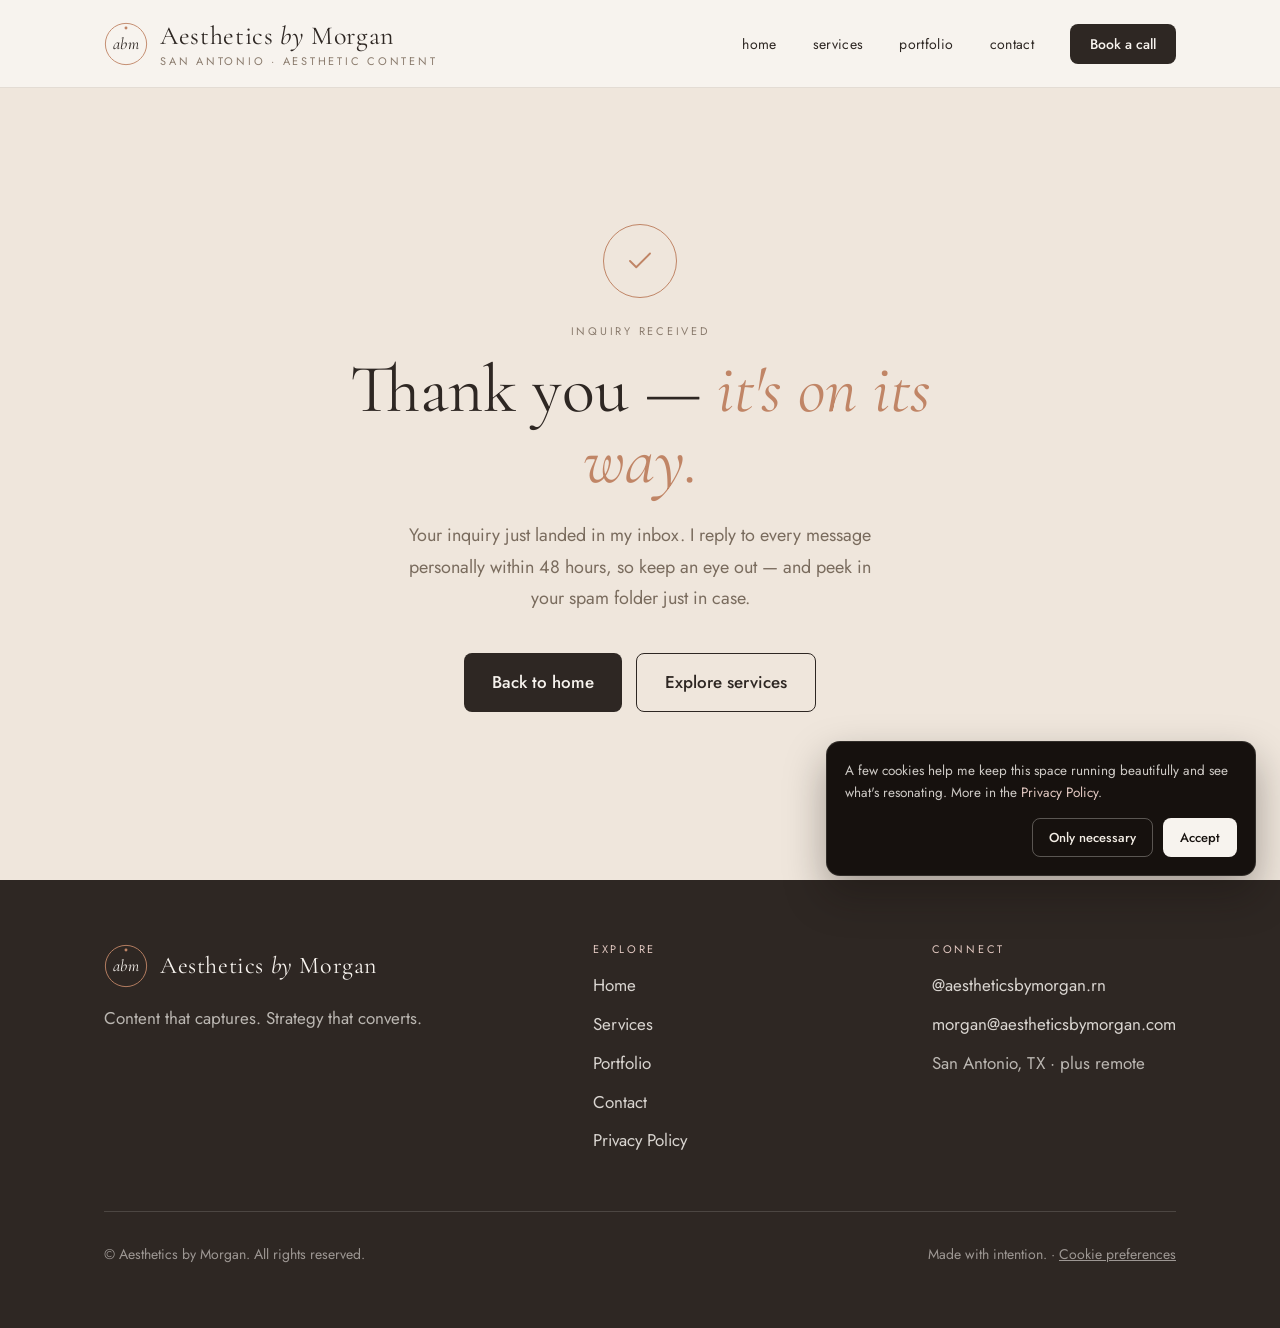
<file: thank-you.html>
<!DOCTYPE html>
<html lang="en">
<head>
  <script>
    // Google Consent Mode v2 — default everything to denied until the visitor accepts
    window.dataLayer = window.dataLayer || [];
    function gtag(){dataLayer.push(arguments);}
    gtag('consent','default',{'ad_storage':'denied','ad_user_data':'denied','ad_personalization':'denied','analytics_storage':'denied','functionality_storage':'granted','security_storage':'granted','wait_for_update':500});
    try{ if(localStorage.getItem('abmConsent')==='granted'){ gtag('consent','update',{'ad_storage':'granted','ad_user_data':'granted','ad_personalization':'granted','analytics_storage':'granted'}); } }catch(e){}
  </script>
  <meta charset="utf-8">
  <meta name="viewport" content="width=device-width, initial-scale=1">
  <meta name="robots" content="noindex,follow">
  <title>Thank you · Aesthetics by Morgan</title>
  <meta name="description" content="Thank you — your inquiry has been received.">
  <link rel="icon" href="favicon.svg" type="image/svg+xml">
  <link rel="icon" href="favicon-32x32.png" sizes="32x32" type="image/png">
  <link rel="icon" href="favicon-16x16.png" sizes="16x16" type="image/png">
  <link rel="apple-touch-icon" href="apple-touch-icon.png">
  <meta name="theme-color" content="#16110e">

  <link rel="preconnect" href="https://fonts.googleapis.com">
  <link rel="preconnect" href="https://fonts.gstatic.com" crossorigin>
  <link rel="preload" as="style" href="https://fonts.googleapis.com/css2?family=Cormorant+Garamond:ital,wght@0,400;0,500;1,400&family=Jost:wght@300;400;500&display=swap" onload="this.onload=null;this.rel='stylesheet'">
  <noscript><link rel="stylesheet" href="https://fonts.googleapis.com/css2?family=Cormorant+Garamond:ital,wght@0,400;0,500;1,400&family=Jost:wght@300;400;500&display=swap"></noscript>
  <style>
:root{--abm-ivory: #f7f3ee;--abm-linen: #efe6dc;--abm-greige: #dcd3c9;--abm-blush: #e3c9c2;--abm-clay: #c08566;--abm-clay-dark: #a9714f;--abm-espresso: #2e2723;--abm-taupe: #8a7b6d;--abm-taupe-ink: #7a6c5e;--abm-font-display: "Cormorant Garamond", Georgia, serif;--abm-font-body: "Jost", system-ui, sans-serif}*,:before,:after{--tw-border-spacing-x: 0;--tw-border-spacing-y: 0;--tw-translate-x: 0;--tw-translate-y: 0;--tw-rotate: 0;--tw-skew-x: 0;--tw-skew-y: 0;--tw-scale-x: 1;--tw-scale-y: 1;--tw-pan-x: ;--tw-pan-y: ;--tw-pinch-zoom: ;--tw-scroll-snap-strictness: proximity;--tw-gradient-from-position: ;--tw-gradient-via-position: ;--tw-gradient-to-position: ;--tw-ordinal: ;--tw-slashed-zero: ;--tw-numeric-figure: ;--tw-numeric-spacing: ;--tw-numeric-fraction: ;--tw-ring-inset: ;--tw-ring-offset-width: 0px;--tw-ring-offset-color: #fff;--tw-ring-color: rgb(59 130 246 / .5);--tw-ring-offset-shadow: 0 0 #0000;--tw-ring-shadow: 0 0 #0000;--tw-shadow: 0 0 #0000;--tw-shadow-colored: 0 0 #0000;--tw-blur: ;--tw-brightness: ;--tw-contrast: ;--tw-grayscale: ;--tw-hue-rotate: ;--tw-invert: ;--tw-saturate: ;--tw-sepia: ;--tw-drop-shadow: ;--tw-backdrop-blur: ;--tw-backdrop-brightness: ;--tw-backdrop-contrast: ;--tw-backdrop-grayscale: ;--tw-backdrop-hue-rotate: ;--tw-backdrop-invert: ;--tw-backdrop-opacity: ;--tw-backdrop-saturate: ;--tw-backdrop-sepia: ;--tw-contain-size: ;--tw-contain-layout: ;--tw-contain-paint: ;--tw-contain-style: }::backdrop{--tw-border-spacing-x: 0;--tw-border-spacing-y: 0;--tw-translate-x: 0;--tw-translate-y: 0;--tw-rotate: 0;--tw-skew-x: 0;--tw-skew-y: 0;--tw-scale-x: 1;--tw-scale-y: 1;--tw-pan-x: ;--tw-pan-y: ;--tw-pinch-zoom: ;--tw-scroll-snap-strictness: proximity;--tw-gradient-from-position: ;--tw-gradient-via-position: ;--tw-gradient-to-position: ;--tw-ordinal: ;--tw-slashed-zero: ;--tw-numeric-figure: ;--tw-numeric-spacing: ;--tw-numeric-fraction: ;--tw-ring-inset: ;--tw-ring-offset-width: 0px;--tw-ring-offset-color: #fff;--tw-ring-color: rgb(59 130 246 / .5);--tw-ring-offset-shadow: 0 0 #0000;--tw-ring-shadow: 0 0 #0000;--tw-shadow: 0 0 #0000;--tw-shadow-colored: 0 0 #0000;--tw-blur: ;--tw-brightness: ;--tw-contrast: ;--tw-grayscale: ;--tw-hue-rotate: ;--tw-invert: ;--tw-saturate: ;--tw-sepia: ;--tw-drop-shadow: ;--tw-backdrop-blur: ;--tw-backdrop-brightness: ;--tw-backdrop-contrast: ;--tw-backdrop-grayscale: ;--tw-backdrop-hue-rotate: ;--tw-backdrop-invert: ;--tw-backdrop-opacity: ;--tw-backdrop-saturate: ;--tw-backdrop-sepia: ;--tw-contain-size: ;--tw-contain-layout: ;--tw-contain-paint: ;--tw-contain-style: }*,:before,:after{box-sizing:border-box;border-width:0;border-style:solid;border-color:#e5e7eb}:before,:after{--tw-content: ""}html,:host{line-height:1.5;-webkit-text-size-adjust:100%;-moz-tab-size:4;-o-tab-size:4;tab-size:4;font-family:ui-sans-serif,system-ui,sans-serif,"Apple Color Emoji","Segoe UI Emoji",Segoe UI Symbol,"Noto Color Emoji";font-feature-settings:normal;font-variation-settings:normal;-webkit-tap-highlight-color:transparent}body{margin:0;line-height:inherit}hr{height:0;color:inherit;border-top-width:1px}abbr:where([title]){-webkit-text-decoration:underline dotted;text-decoration:underline dotted}h1,h2,h3,h4,h5,h6{font-size:inherit;font-weight:inherit}a{color:inherit;text-decoration:inherit}b,strong{font-weight:bolder}code,kbd,samp,pre{font-family:ui-monospace,SFMono-Regular,Menlo,Monaco,Consolas,Liberation Mono,Courier New,monospace;font-feature-settings:normal;font-variation-settings:normal;font-size:1em}small{font-size:80%}sub,sup{font-size:75%;line-height:0;position:relative;vertical-align:baseline}sub{bottom:-.25em}sup{top:-.5em}table{text-indent:0;border-color:inherit;border-collapse:collapse}button,input,optgroup,select,textarea{font-family:inherit;font-feature-settings:inherit;font-variation-settings:inherit;font-size:100%;font-weight:inherit;line-height:inherit;letter-spacing:inherit;color:inherit;margin:0;padding:0}button,select{text-transform:none}button,input:where([type=button]),input:where([type=reset]),input:where([type=submit]){-webkit-appearance:button;background-color:transparent;background-image:none}:-moz-focusring{outline:auto}:-moz-ui-invalid{box-shadow:none}progress{vertical-align:baseline}::-webkit-inner-spin-button,::-webkit-outer-spin-button{height:auto}[type=search]{-webkit-appearance:textfield;outline-offset:-2px}::-webkit-search-decoration{-webkit-appearance:none}::-webkit-file-upload-button{-webkit-appearance:button;font:inherit}summary{display:list-item}blockquote,dl,dd,h1,h2,h3,h4,h5,h6,hr,figure,p,pre{margin:0}fieldset{margin:0;padding:0}legend{padding:0}ol,ul,menu{list-style:none;margin:0;padding:0}dialog{padding:0}textarea{resize:vertical}input::-moz-placeholder,textarea::-moz-placeholder{opacity:1;color:#9ca3af}input::placeholder,textarea::placeholder{opacity:1;color:#9ca3af}button,[role=button]{cursor:pointer}:disabled{cursor:default}img,svg,video,canvas,audio,iframe,embed,object{display:block;vertical-align:middle}img,video{max-width:100%;height:auto}[hidden]:where(:not([hidden=until-found])){display:none}.abm-root{font-family:Jost,system-ui,sans-serif;font-size:1.0625rem;line-height:1.7;--tw-text-opacity: 1;color:rgb(46 39 35 / var(--tw-text-opacity, 1))}.abm-root :where(h1,h2,h3,h4){font-family:Cormorant Garamond,Georgia,serif;--tw-text-opacity: 1;color:rgb(46 39 35 / var(--tw-text-opacity, 1))}.abm-eyebrow{font-family:Jost,system-ui,sans-serif;font-size:.6875rem;line-height:1;text-transform:uppercase;letter-spacing:.25em;--tw-text-opacity: 1;color:rgb(138 123 109 / var(--tw-text-opacity, 1))}.abm-lockup-roman{font-family:Cormorant Garamond,Georgia,serif;font-weight:400;--tw-text-opacity: 1;color:rgb(46 39 35 / var(--tw-text-opacity, 1))}.abm-lockup-italic{font-family:Cormorant Garamond,Georgia,serif;font-style:italic;--tw-text-opacity: 1;color:rgb(192 133 102 / var(--tw-text-opacity, 1))}.abm-btn-primary{display:inline-flex;cursor:pointer;align-items:center;justify-content:center;border-radius:.5rem;padding:.875rem 1.75rem;font-family:Jost,system-ui,sans-serif;font-weight:500;text-decoration-line:none;transition-property:color,background-color,border-color,text-decoration-color,fill,stroke;transition-timing-function:cubic-bezier(.4,0,.2,1);transition-duration:.2s}.abm-btn-primary:active{transform:translateY(1px)}.abm-btn-primary{--tw-bg-opacity: 1;background-color:rgb(192 133 102 / var(--tw-bg-opacity, 1));--tw-text-opacity: 1;color:rgb(247 243 238 / var(--tw-text-opacity, 1))}.abm-btn-primary:hover{--tw-bg-opacity: 1;background-color:rgb(169 113 79 / var(--tw-bg-opacity, 1))}.abm-btn-secondary{display:inline-flex;cursor:pointer;align-items:center;justify-content:center;border-radius:.5rem;padding:.875rem 1.75rem;font-family:Jost,system-ui,sans-serif;font-weight:500;text-decoration-line:none;transition-property:color,background-color,border-color,text-decoration-color,fill,stroke;transition-timing-function:cubic-bezier(.4,0,.2,1);transition-duration:.2s}.abm-btn-secondary:active{transform:translateY(1px)}.abm-btn-secondary{border-width:1px;--tw-border-opacity: 1;border-color:rgb(46 39 35 / var(--tw-border-opacity, 1));background-color:transparent;--tw-text-opacity: 1;color:rgb(46 39 35 / var(--tw-text-opacity, 1))}.abm-btn-secondary:hover{--tw-bg-opacity: 1;background-color:rgb(46 39 35 / var(--tw-bg-opacity, 1));--tw-text-opacity: 1;color:rgb(247 243 238 / var(--tw-text-opacity, 1))}.abm-card{border-radius:.75rem;border-width:1px;border-color:#dcd3c9b3;--tw-bg-opacity: 1;background-color:rgb(239 230 220 / var(--tw-bg-opacity, 1));padding:1.75rem}.abm-card-ivory{border-radius:.75rem;border-width:1px;border-color:#dcd3c9b3;background-color:rgb(239 230 220 / var(--tw-bg-opacity, 1));padding:1.75rem;--tw-bg-opacity: 1;background-color:rgb(247 243 238 / var(--tw-bg-opacity, 1))}.abm-tag{display:inline-flex;align-items:center;border-radius:9999px;--tw-bg-opacity: 1;background-color:rgb(227 201 194 / var(--tw-bg-opacity, 1));padding:.25rem .75rem;font-family:Jost,system-ui,sans-serif;font-size:.875rem;line-height:1.25rem;--tw-text-opacity: 1;color:rgb(46 39 35 / var(--tw-text-opacity, 1))}.abm-tag-linen{display:inline-flex;align-items:center;border-radius:9999px;background-color:rgb(227 201 194 / var(--tw-bg-opacity, 1));padding:.25rem .75rem;font-family:Jost,system-ui,sans-serif;font-size:.875rem;line-height:1.25rem;--tw-text-opacity: 1;color:rgb(46 39 35 / var(--tw-text-opacity, 1));--tw-bg-opacity: 1;background-color:rgb(239 230 220 / var(--tw-bg-opacity, 1))}.abm-root :where(a,button,input,textarea,select,[tabindex]):focus-visible{border-radius:.125rem;outline:2px solid transparent;outline-offset:2px;--tw-ring-offset-shadow: var(--tw-ring-inset) 0 0 0 var(--tw-ring-offset-width) var(--tw-ring-offset-color);--tw-ring-shadow: var(--tw-ring-inset) 0 0 0 calc(2px + var(--tw-ring-offset-width)) var(--tw-ring-color);box-shadow:var(--tw-ring-offset-shadow),var(--tw-ring-shadow),var(--tw-shadow, 0 0 #0000);--tw-ring-opacity: 1;--tw-ring-color: rgb(192 133 102 / var(--tw-ring-opacity, 1));--tw-ring-offset-width: 2px;--tw-ring-offset-color: #F7F3EE}.visible{visibility:visible}.absolute{position:absolute}.relative{position:relative}.inset-0{top:0;right:0;bottom:0;left:0}.z-10{z-index:10}.-mx-7{margin-left:-1.75rem;margin-right:-1.75rem}.mx-auto{margin-left:auto;margin-right:auto}.-mr-2{margin-right:-.5rem}.-mt-7{margin-top:-1.75rem}.mb-2{margin-bottom:.5rem}.mb-3{margin-bottom:.75rem}.mb-4{margin-bottom:1rem}.mb-5{margin-bottom:1.25rem}.mb-6{margin-bottom:1.5rem}.mt-1{margin-top:.25rem}.mt-14{margin-top:3.5rem}.mt-2{margin-top:.5rem}.mt-3{margin-top:.75rem}.mt-4{margin-top:1rem}.mt-6{margin-top:1.5rem}.mt-7{margin-top:1.75rem}.mt-9{margin-top:2.25rem}.block{display:block}.inline{display:inline}.flex{display:flex}.table{display:table}.grid{display:grid}.hidden{display:none}.aspect-\[4\/3\]{aspect-ratio:4/3}.aspect-\[4\/5\]{aspect-ratio:4/5}.aspect-\[9\/16\]{aspect-ratio:9/16}.aspect-square{aspect-ratio:1 / 1}.h-11{height:2.75rem}.h-full{height:100%}.w-11{width:2.75rem}.w-44{width:11rem}.w-full{width:100%}.max-w-6xl{max-width:72rem}.max-w-xl{max-width:36rem}.max-w-xs{max-width:20rem}.flex-none{flex:none}.grow{flex-grow:1}.flex-col{flex-direction:column}.flex-wrap{flex-wrap:wrap}.items-start{align-items:flex-start}.items-center{align-items:center}.justify-between{justify-content:space-between}.gap-10{gap:2.5rem}.gap-3{gap:.75rem}.gap-4{gap:1rem}.gap-9{gap:2.25rem}.space-y-2\.5>:not([hidden])~:not([hidden]){--tw-space-y-reverse: 0;margin-top:calc(.625rem * calc(1 - var(--tw-space-y-reverse)));margin-bottom:calc(.625rem * var(--tw-space-y-reverse))}.self-start{align-self:flex-start}.overflow-hidden{overflow:hidden}.rounded-card{border-radius:.75rem}.rounded-t-card{border-top-left-radius:.75rem;border-top-right-radius:.75rem}.border{border-width:1px}.border-b{border-bottom-width:1px}.border-t{border-top-width:1px}.\!border-ivory{--tw-border-opacity: 1 !important;border-color:rgb(247 243 238 / var(--tw-border-opacity, 1))!important}.border-greige\/70{border-color:#dcd3c9b3}.border-ivory\/15{border-color:#f7f3ee26}.bg-blush{--tw-bg-opacity: 1;background-color:rgb(227 201 194 / var(--tw-bg-opacity, 1))}.bg-espresso{--tw-bg-opacity: 1;background-color:rgb(46 39 35 / var(--tw-bg-opacity, 1))}.bg-espresso\/45{background-color:#2e272373}.bg-ivory{--tw-bg-opacity: 1;background-color:rgb(247 243 238 / var(--tw-bg-opacity, 1))}.bg-linen{--tw-bg-opacity: 1;background-color:rgb(239 230 220 / var(--tw-bg-opacity, 1))}.bg-gradient-to-br{background-image:linear-gradient(to bottom right,var(--tw-gradient-stops))}.from-greige{--tw-gradient-from: #DCD3C9 var(--tw-gradient-from-position);--tw-gradient-to: rgb(220 211 201 / 0) var(--tw-gradient-to-position);--tw-gradient-stops: var(--tw-gradient-from), var(--tw-gradient-to)}.via-linen{--tw-gradient-to: rgb(239 230 220 / 0) var(--tw-gradient-to-position);--tw-gradient-stops: var(--tw-gradient-from), #EFE6DC var(--tw-gradient-via-position), var(--tw-gradient-to)}.to-blush{--tw-gradient-to: #E3C9C2 var(--tw-gradient-to-position)}.object-cover{-o-object-fit:cover;object-fit:cover}.p-2{padding:.5rem}.\!px-5{padding-left:1.25rem!important;padding-right:1.25rem!important}.\!py-2\.5{padding-top:.625rem!important;padding-bottom:.625rem!important}.px-6{padding-left:1.5rem;padding-right:1.5rem}.py-1{padding-top:.25rem;padding-bottom:.25rem}.py-16{padding-top:4rem;padding-bottom:4rem}.py-20{padding-top:5rem;padding-bottom:5rem}.py-3{padding-top:.75rem;padding-bottom:.75rem}.py-4{padding-top:1rem;padding-bottom:1rem}.py-5{padding-top:1.25rem;padding-bottom:1.25rem}.pb-24{padding-bottom:6rem}.pt-28{padding-top:7rem}.pt-8{padding-top:2rem}.text-center{text-align:center}.font-body{font-family:Jost,system-ui,sans-serif}.font-display{font-family:Cormorant Garamond,Georgia,serif}.text-2xl{font-size:1.5rem;line-height:2rem}.text-5xl{font-size:3rem;line-height:1}.text-h2{font-size:2.25rem;line-height:1.15}.text-h3{font-size:1.5rem;line-height:1.25}.text-sm{font-size:.875rem;line-height:1.25rem}.text-xl{font-size:1.25rem;line-height:1.75rem}.font-medium{font-weight:500}.font-normal{font-weight:400}.uppercase{text-transform:uppercase}.italic{font-style:italic}.leading-\[1\.02\]{line-height:1.02}.leading-\[1\.05\]{line-height:1.05}.leading-none{line-height:1}.leading-snug{line-height:1.375}.leading-tight{line-height:1.25}.tracking-wide{letter-spacing:.025em}.\!text-ivory{--tw-text-opacity: 1 !important;color:rgb(247 243 238 / var(--tw-text-opacity, 1))!important}.text-blush{--tw-text-opacity: 1;color:rgb(227 201 194 / var(--tw-text-opacity, 1))}.text-espresso{--tw-text-opacity: 1;color:rgb(46 39 35 / var(--tw-text-opacity, 1))}.text-espresso\/70{color:#2e2723b3}.text-ivory{--tw-text-opacity: 1;color:rgb(247 243 238 / var(--tw-text-opacity, 1))}.text-ivory\/55{color:#f7f3ee8c}.text-ivory\/70{color:#f7f3eeb3}.text-ivory\/85{color:#f7f3eed9}.text-ivory\/90{color:#f7f3eee6}.text-taupe-ink{--tw-text-opacity: 1;color:rgb(122 108 94 / var(--tw-text-opacity, 1))}.no-underline{text-decoration-line:none}.shadow{--tw-shadow: 0 1px 3px 0 rgb(0 0 0 / .1), 0 1px 2px -1px rgb(0 0 0 / .1);--tw-shadow-colored: 0 1px 3px 0 var(--tw-shadow-color), 0 1px 2px -1px var(--tw-shadow-color);box-shadow:var(--tw-ring-offset-shadow, 0 0 #0000),var(--tw-ring-shadow, 0 0 #0000),var(--tw-shadow)}.outline{outline-style:solid}.ring{--tw-ring-offset-shadow: var(--tw-ring-inset) 0 0 0 var(--tw-ring-offset-width) var(--tw-ring-offset-color);--tw-ring-shadow: var(--tw-ring-inset) 0 0 0 calc(3px + var(--tw-ring-offset-width)) var(--tw-ring-color);box-shadow:var(--tw-ring-offset-shadow),var(--tw-ring-shadow),var(--tw-shadow, 0 0 #0000)}.filter{filter:var(--tw-blur) var(--tw-brightness) var(--tw-contrast) var(--tw-grayscale) var(--tw-hue-rotate) var(--tw-invert) var(--tw-saturate) var(--tw-sepia) var(--tw-drop-shadow)}.transition-colors{transition-property:color,background-color,border-color,text-decoration-color,fill,stroke;transition-timing-function:cubic-bezier(.4,0,.2,1);transition-duration:.15s}.abm-lift{transition:transform .3s ease,border-color .3s ease}@media (prefers-reduced-motion: no-preference){.abm-lift:hover{transform:translateY(-4px);border-color:#c0856673}}@media (prefers-reduced-motion: reduce){.abm-lift:hover{border-color:#c0856673}}.abm-acc>summary{list-style:none;cursor:pointer}.abm-acc>summary::-webkit-details-marker{display:none}.abm-acc .abm-acc-icon{transition:transform .25s ease;color:var(--abm-clay)}.abm-acc[open] .abm-acc-icon{transform:rotate(45deg)}.abm-acc[open]>summary .abm-acc-title{color:var(--abm-clay)}.abm-accordion>.abm-acc:last-child{border-bottom:1px solid rgb(220 211 201 / .7)}.abm-media{transition:transform .6s ease}@media (prefers-reduced-motion: no-preference){.abm-media-frame:hover .abm-media{transform:scale(1.04)}}.abm-marquee{overflow:hidden;-webkit-mask-image:linear-gradient(to right,transparent,#000 6%,#000 94%,transparent);mask-image:linear-gradient(to right,transparent,#000 6%,#000 94%,transparent)}.abm-marquee-track{display:flex;gap:1.25rem;width:-moz-max-content;width:max-content;animation:abm-marquee 45s linear infinite}.abm-marquee:hover .abm-marquee-track,.abm-marquee:focus-within .abm-marquee-track{animation-play-state:paused}@keyframes abm-marquee{0%{transform:translate(0)}to{transform:translate(-50%)}}@media (prefers-reduced-motion: reduce){.abm-marquee{overflow-x:auto;-webkit-mask-image:none;mask-image:none}.abm-marquee-track{animation:none}}.hover\:\!bg-ivory:hover{--tw-bg-opacity: 1 !important;background-color:rgb(247 243 238 / var(--tw-bg-opacity, 1))!important}.hover\:\!text-espresso:hover{--tw-text-opacity: 1 !important;color:rgb(46 39 35 / var(--tw-text-opacity, 1))!important}.hover\:text-clay:hover{--tw-text-opacity: 1;color:rgb(192 133 102 / var(--tw-text-opacity, 1))}@media (min-width: 640px){.sm\:w-52{width:13rem}.sm\:flex-row{flex-direction:row}.sm\:items-center{align-items:center}.sm\:text-6xl{font-size:3.75rem;line-height:1}}@media (min-width: 768px){.md\:flex{display:flex}.md\:hidden{display:none}.md\:grid-cols-3{grid-template-columns:repeat(3,minmax(0,1fr))}.md\:justify-self-end{justify-self:end}.md\:justify-self-center{justify-self:center}.md\:px-10{padding-left:2.5rem;padding-right:2.5rem}.md\:py-24{padding-top:6rem;padding-bottom:6rem}.md\:text-5xl{font-size:3rem;line-height:1}.md\:text-\[1\.625rem\]{font-size:1.625rem}.md\:text-h2{font-size:2.25rem;line-height:1.15}.md\:text-hero{font-size:4rem;line-height:1.05}}
  </style>
  <style>
    html { scroll-behavior: smooth; }
    body { margin: 0; }
    #abm-nav { position: fixed; top: 0; left: 0; right: 0; z-index: 50; background: #f7f3ee; border-bottom: 1px solid rgba(220,211,201,.7); }
    .abm-btn-primary, .abm-btn-secondary { white-space: nowrap; }
    .abm-btn-primary{ background:#2e2723 !important; color:#f7f3ee !important; }
    .abm-btn-primary:hover{ background:#16110e !important; }
    @media (prefers-reduced-motion: reduce) { html { scroll-behavior: auto; } }
  </style>
  <!-- Fires the lead conversion when the thank-you page loads (for GA4 / Google Ads / Meta via GTM) -->
  <script>window.dataLayer = window.dataLayer || []; window.dataLayer.push({ event: 'generate_lead', form: 'contact' });</script>
</head>
<body>
<div class="abm-root" style="background:#f7f3ee;min-height:100vh">

<!-- ============ NAVBAR ============ -->
<header id="abm-nav">
  <nav aria-label="Primary">
    <div class="mx-auto w-full max-w-6xl px-6 md:px-10 flex items-center justify-between py-5">
      <a href="index.html" class="flex items-center gap-3 no-underline leading-none text-espresso" aria-label="Aesthetics by Morgan, home">
        <svg viewBox="0 0 48 48" class="h-11 w-11 flex-none" aria-hidden="true">
          <circle cx="24" cy="24" r="22.5" fill="none" stroke="#C08566" stroke-width="1"/>
          <circle cx="24" cy="6.5" r="1.6" fill="#C08566"/>
          <text x="24" y="24" text-anchor="middle" dominant-baseline="central" font-family="'Cormorant Garamond', Georgia, serif" font-style="italic" font-size="18" letter-spacing="0.5" fill="currentColor">abm</text>
        </svg>
        <span class="block">
          <span class="block font-display md:text-[1.625rem] text-2xl tracking-wide" style="white-space:nowrap">Aesthetics <em>by</em> Morgan</span>
          <span class="block abm-eyebrow mt-1">San Antonio · aesthetic content</span>
        </span>
      </a>
      <div class="hidden md:flex items-center gap-9">
        <a href="index.html" class="font-body text-sm tracking-wide no-underline transition-colors hover:text-clay text-espresso">home</a>
        <a href="services.html" class="font-body text-sm tracking-wide no-underline transition-colors hover:text-clay text-espresso">services</a>
        <a href="index.html#portfolio" class="font-body text-sm tracking-wide no-underline transition-colors hover:text-clay text-espresso">portfolio</a>
        <a href="contact.html" class="font-body text-sm tracking-wide no-underline transition-colors hover:text-clay text-espresso">contact</a>
        <a href="contact.html" class="abm-btn-primary !py-2.5 !px-5 text-sm">Book a call</a>
      </div>
      <button id="nav-toggle" type="button" class="md:hidden flex items-center p-2 -mr-2 text-espresso" aria-label="Open menu" aria-expanded="false" style="background:transparent;border:none;cursor:pointer">
        <svg id="icon-ham" width="26" height="26" viewBox="0 0 24 24" fill="none" stroke="currentColor" stroke-width="1.5" stroke-linecap="round" aria-hidden="true">
          <line x1="3" y1="7" x2="21" y2="7"/><line x1="3" y1="12" x2="21" y2="12"/><line x1="3" y1="17" x2="21" y2="17"/>
        </svg>
        <svg id="icon-x" class="hidden" width="26" height="26" viewBox="0 0 24 24" fill="none" stroke="currentColor" stroke-width="1.5" stroke-linecap="round" aria-hidden="true">
          <line x1="5" y1="5" x2="19" y2="19"/><line x1="19" y1="5" x2="5" y2="19"/>
        </svg>
      </button>
    </div>
    <div id="nav-mobile" class="md:hidden hidden" style="background:#f7f3ee;border-top:1px solid rgba(220,211,201,.7)">
      <div class="mx-auto w-full max-w-6xl px-6 flex flex-col py-4">
        <a href="index.html" class="font-body text-sm py-3 text-espresso no-underline">home</a>
        <a href="services.html" class="font-body text-sm py-3 text-espresso no-underline">services</a>
        <a href="index.html#portfolio" class="font-body text-sm py-3 text-espresso no-underline">portfolio</a>
        <a href="contact.html" class="font-body text-sm py-3 text-espresso no-underline">contact</a>
        <a href="contact.html" class="abm-btn-primary mt-2">Book a call</a>
      </div>
    </div>
  </nav>
</header>

<!-- ============ THANK YOU ============ -->
<main>
<section style="background:#efe6dc;padding:clamp(150px,20vw,224px) clamp(24px,5vw,40px) clamp(96px,14vw,168px);text-align:center">
  <div style="max-width:620px;margin:0 auto">
    <div style="width:74px;height:74px;border-radius:50%;border:1px solid #c08566;display:grid;place-items:center;margin:0 auto 28px">
      <svg width="30" height="30" viewBox="0 0 24 24" fill="none" stroke="#c08566" stroke-width="1.5" stroke-linecap="round" stroke-linejoin="round"><polyline points="20 6 9 17 4 12"></polyline></svg>
    </div>
    <p class="abm-eyebrow" style="margin:0 0 18px">Inquiry received</p>
    <h1 style="font-weight:400;font-size:clamp(40px,6vw,68px);line-height:1.04;margin:0">
      Thank you — <span class="italic" style="color:#c08566">it's on its way.</span>
    </h1>
    <p style="margin:24px auto 0;max-width:480px;font-size:18px;line-height:1.75;color:#7a6c5e">Your inquiry just landed in my inbox. I reply to every message personally within 48 hours, so keep an eye out — and peek in your spam folder just in case.</p>
    <div style="margin-top:38px;display:flex;flex-wrap:wrap;gap:14px;justify-content:center">
      <a href="index.html" class="abm-btn-primary">Back to home</a>
      <a href="services.html" class="abm-btn-secondary">Explore services</a>
    </div>
  </div>
</section>
</main>

<!-- ============ FOOTER ============ -->
<footer class="bg-espresso text-ivory">
  <div class="mx-auto w-full max-w-6xl px-6 md:px-10 py-16">
    <div class="grid gap-10 md:grid-cols-3">
      <div>
        <a href="index.html" class="flex items-center gap-3 no-underline leading-none text-ivory" aria-label="Aesthetics by Morgan, home">
          <svg viewBox="0 0 48 48" class="h-11 w-11 flex-none" aria-hidden="true">
            <circle cx="24" cy="24" r="22.5" fill="none" stroke="#C08566" stroke-width="1"/>
            <circle cx="24" cy="6.5" r="1.6" fill="#C08566"/>
            <text x="24" y="24" text-anchor="middle" dominant-baseline="central" font-family="'Cormorant Garamond', Georgia, serif" font-style="italic" font-size="18" letter-spacing="0.5" fill="currentColor">abm</text>
          </svg>
          <span class="block font-display text-2xl tracking-wide">Aesthetics <em>by</em> Morgan</span>
        </a>
        <p class="mt-4 max-w-xs text-ivory/70">Content that captures. Strategy that converts.</p>
      </div>
      <nav class="md:justify-self-center" aria-label="Footer">
        <p class="abm-eyebrow text-blush mb-4">Explore</p>
        <ul class="space-y-2.5" style="list-style:none;margin:0;padding:0">
          <li><a href="index.html" class="text-ivory/85 no-underline hover:text-clay">Home</a></li>
          <li><a href="services.html" class="text-ivory/85 no-underline hover:text-clay">Services</a></li>
          <li><a href="index.html#portfolio" class="text-ivory/85 no-underline hover:text-clay">Portfolio</a></li>
          <li><a href="contact.html" class="text-ivory/85 no-underline hover:text-clay">Contact</a></li>
          <li><a href="privacy.html" class="text-ivory/85 no-underline hover:text-clay">Privacy Policy</a></li>
        </ul>
      </nav>
      <div class="md:justify-self-end">
        <p class="abm-eyebrow text-blush mb-4">Connect</p>
        <ul class="space-y-2.5" style="list-style:none;margin:0;padding:0">
          <li><a href="https://instagram.com/aestheticsbymorgan.rn" class="text-ivory/85 no-underline hover:text-clay">@aestheticsbymorgan.rn</a></li>
          <li><a href="mailto:morgan@aestheticsbymorgan.com" class="text-ivory/85 no-underline hover:text-clay">morgan@aestheticsbymorgan.com</a></li>
          <li><span class="text-ivory/70">San Antonio, TX · plus remote</span></li>
        </ul>
      </div>
    </div>
    <div class="mt-14 pt-8 border-t border-ivory/15 flex flex-col sm:flex-row items-start sm:items-center justify-between gap-3">
      <p class="text-sm text-ivory/55">© Aesthetics by Morgan. All rights reserved.</p>
      <p class="text-sm text-ivory/55">Made with intention. · <button type="button" onclick="window.abmOpenCookie&&window.abmOpenCookie()" style="background:none;border:0;color:inherit;font:inherit;text-decoration:underline;cursor:pointer;padding:0">Cookie preferences</button></p>
    </div>
  </div>
</footer>

</div>
<script>
  var toggle = document.getElementById('nav-toggle');
  var mobileMenu = document.getElementById('nav-mobile');
  var iconHam = document.getElementById('icon-ham');
  var iconX = document.getElementById('icon-x');
  toggle.addEventListener('click', function() {
    var isOpen = !mobileMenu.classList.contains('hidden');
    mobileMenu.classList.toggle('hidden', isOpen);
    iconHam.classList.toggle('hidden', !isOpen);
    iconX.classList.toggle('hidden', isOpen);
    toggle.setAttribute('aria-label', isOpen ? 'Open menu' : 'Close menu');
    toggle.setAttribute('aria-expanded', !isOpen);
  });
</script>
<!-- Cookie consent (Google Consent Mode v2) -->
<style>
  .abm-cookie{ position:fixed; left:16px; right:16px; bottom:16px; z-index:120; animation:abmCookieIn .4s ease; }
  @media(min-width:680px){ .abm-cookie{ left:auto; right:24px; bottom:24px; max-width:430px; } }
  @keyframes abmCookieIn{ from{ opacity:0; transform:translateY(12px); } to{ opacity:1; transform:none; } }
  @media (prefers-reduced-motion: reduce){ .abm-cookie{ animation:none; } }
  .abm-cookie-inner{ background:#16110e; color:#f3ede5; border:1px solid rgba(247,243,238,.12); border-radius:14px; padding:18px; box-shadow:0 18px 40px rgba(20,15,12,.35); }
  .abm-cookie-text{ margin:0 0 14px; font-family:'Jost',system-ui,sans-serif; font-size:13.5px; line-height:1.6; color:rgba(247,243,238,.82); }
  .abm-cookie-text a{ color:#e3c9c2; }
  .abm-cookie-btns{ display:flex; gap:10px; justify-content:flex-end; }
  .abm-cookie-btn{ font-family:'Jost',system-ui,sans-serif; font-size:13px; font-weight:500; border-radius:8px; padding:9px 16px; cursor:pointer; border:1px solid transparent; transition:background-color .15s; }
  .abm-cookie-btn.ghost{ background:transparent; color:#f3ede5; border-color:rgba(247,243,238,.3); }
  .abm-cookie-btn.ghost:hover{ background:rgba(247,243,238,.1); }
  .abm-cookie-btn.solid{ background:#f7f3ee; color:#16110e; }
  .abm-cookie-btn.solid:hover{ background:#e3c9c2; }
</style>
<div id="abm-cookie" class="abm-cookie" role="dialog" aria-label="Cookie consent" hidden>
  <div class="abm-cookie-inner">
    <p class="abm-cookie-text">A few cookies help me keep this space running beautifully and see what's resonating. More in the <a href="privacy.html">Privacy Policy</a>.</p>
    <div class="abm-cookie-btns">
      <button type="button" id="cookie-decline" class="abm-cookie-btn ghost">Only necessary</button>
      <button type="button" id="cookie-accept" class="abm-cookie-btn solid">Accept</button>
    </div>
  </div>
</div>
<script>
  (function(){
    var KEY='abmConsent';
    var banner=document.getElementById('abm-cookie'); if(!banner) return;
    var choice=null; try{ choice=localStorage.getItem(KEY); }catch(e){}
    if(!choice){ banner.hidden=false; }
    function decide(val){
      try{ localStorage.setItem(KEY,val); }catch(e){}
      if(val==='granted' && typeof gtag==='function'){
        gtag('consent','update',{'ad_storage':'granted','ad_user_data':'granted','ad_personalization':'granted','analytics_storage':'granted'});
      }
      banner.hidden=true;
    }
    var ok=document.getElementById('cookie-accept'); if(ok) ok.onclick=function(){ decide('granted'); };
    var no=document.getElementById('cookie-decline'); if(no) no.onclick=function(){ decide('denied'); };
    window.abmOpenCookie=function(){ banner.hidden=false; };
  })();
</script>
</body>
</html>
</file>
